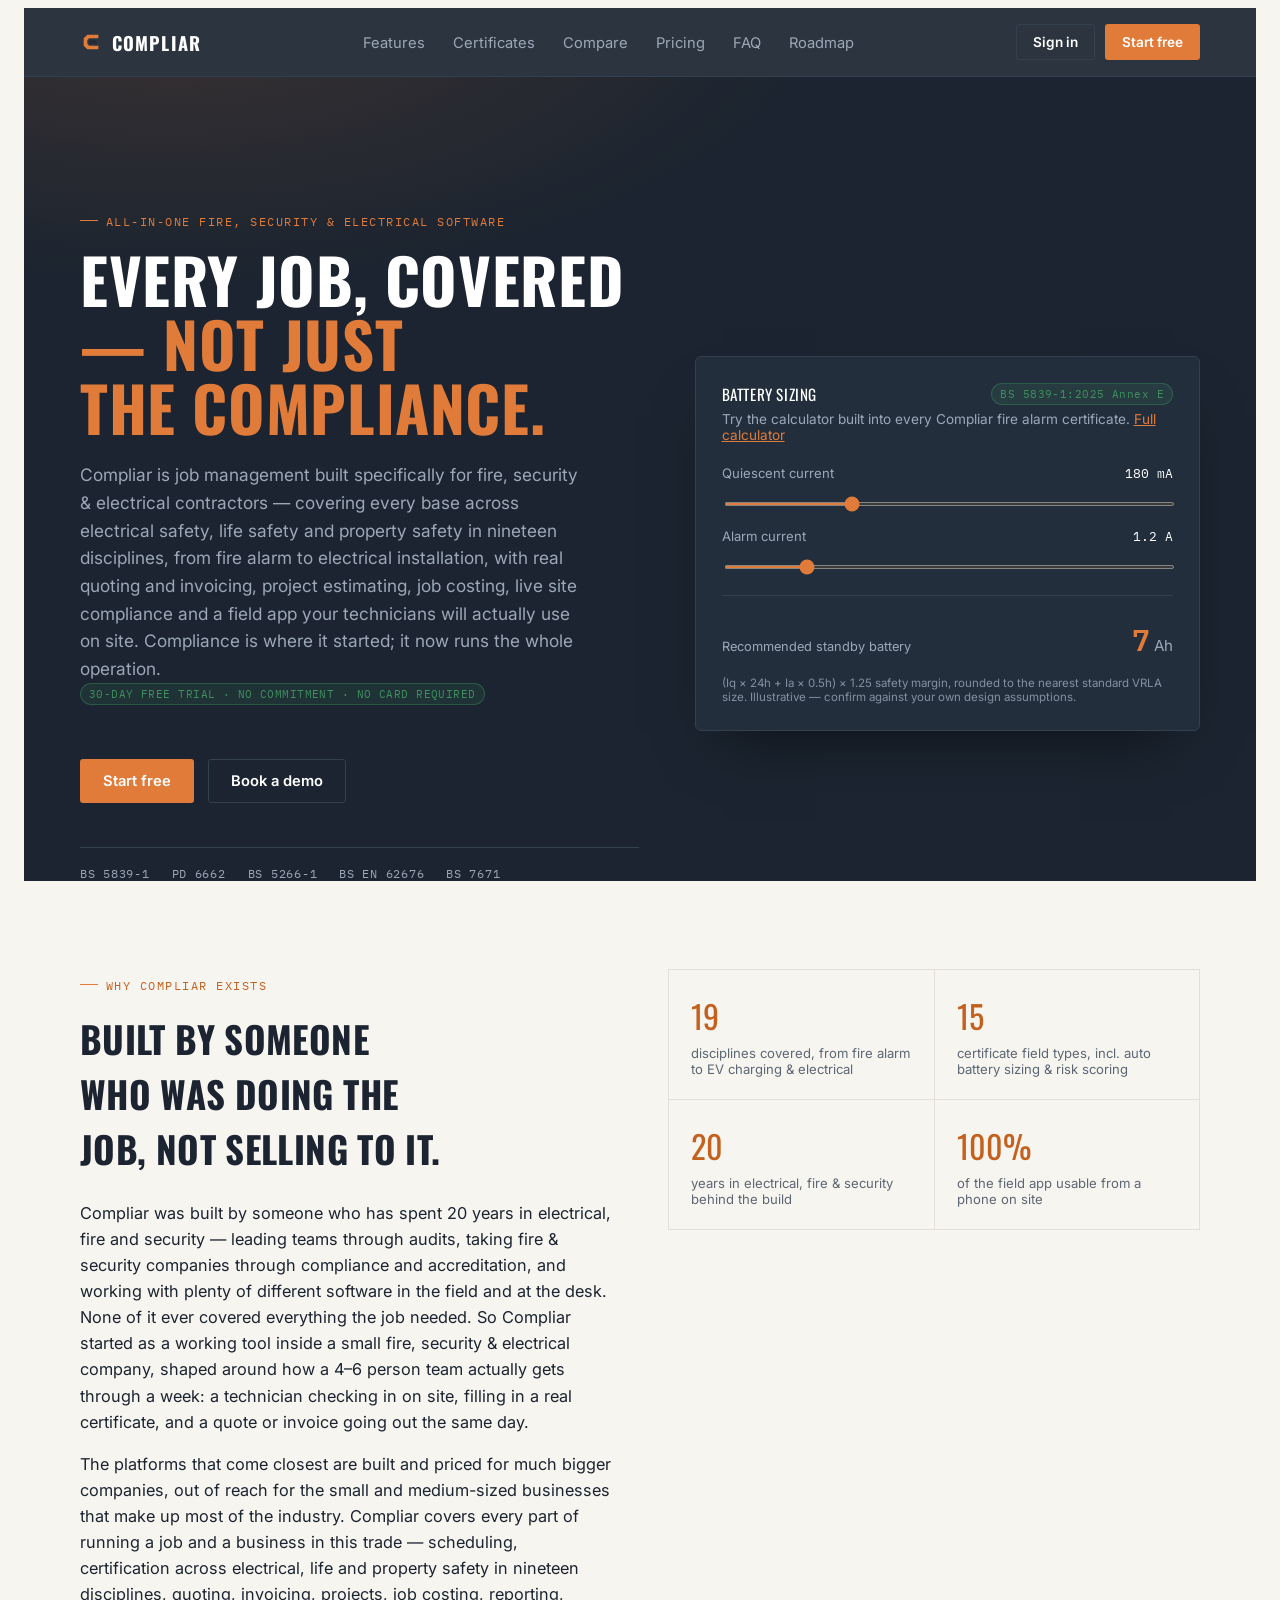
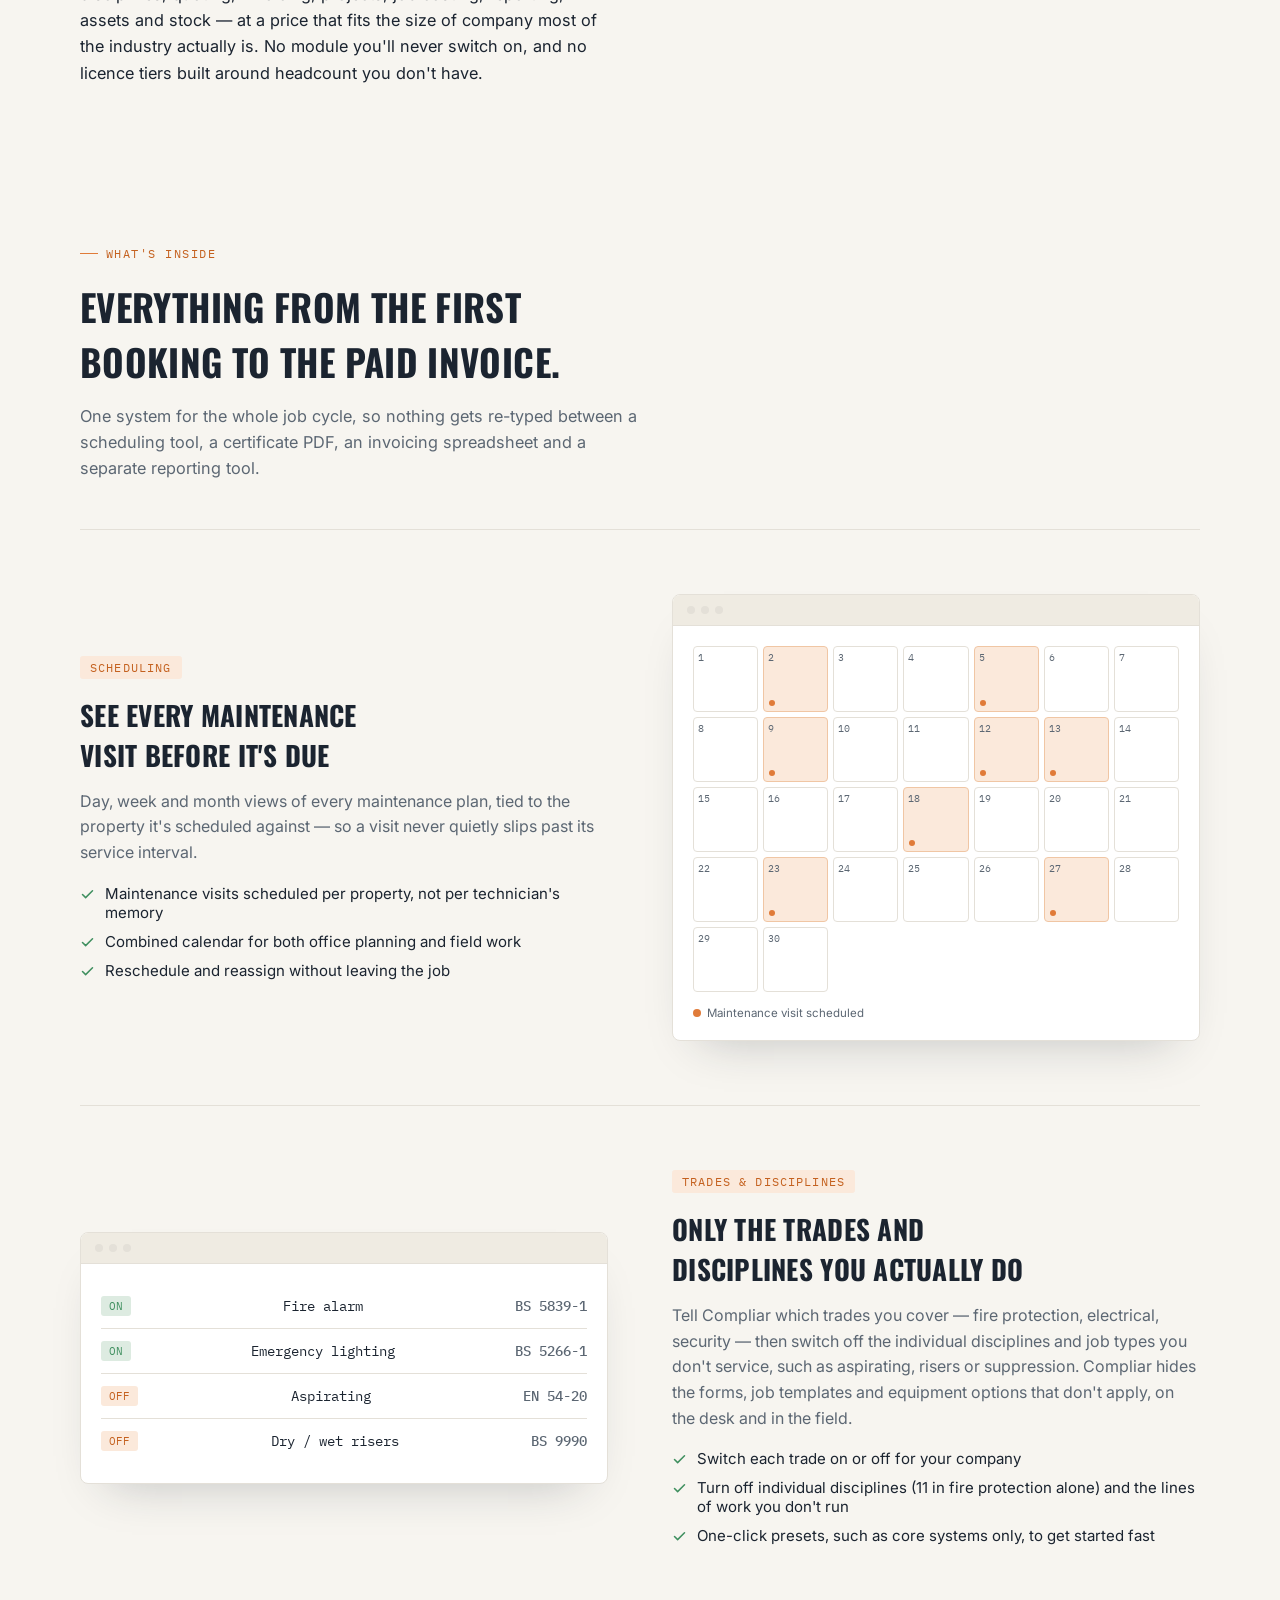
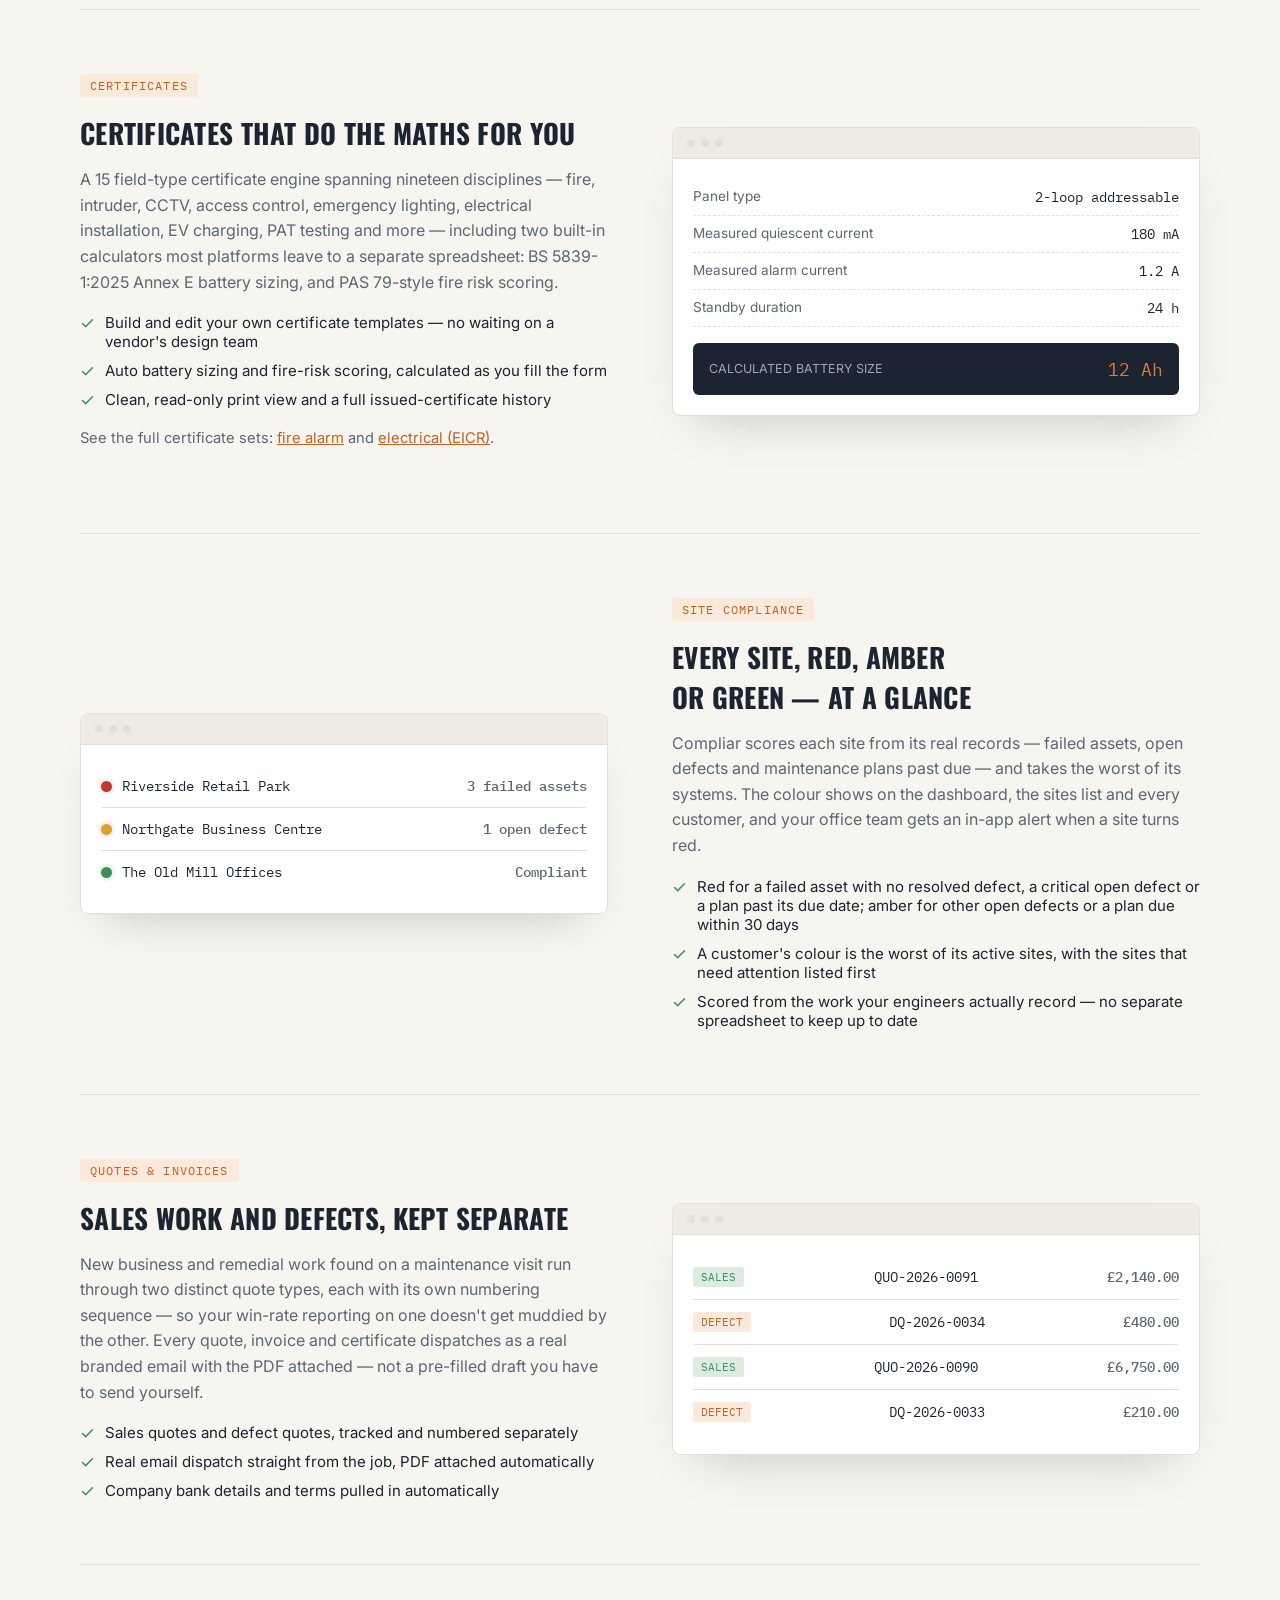
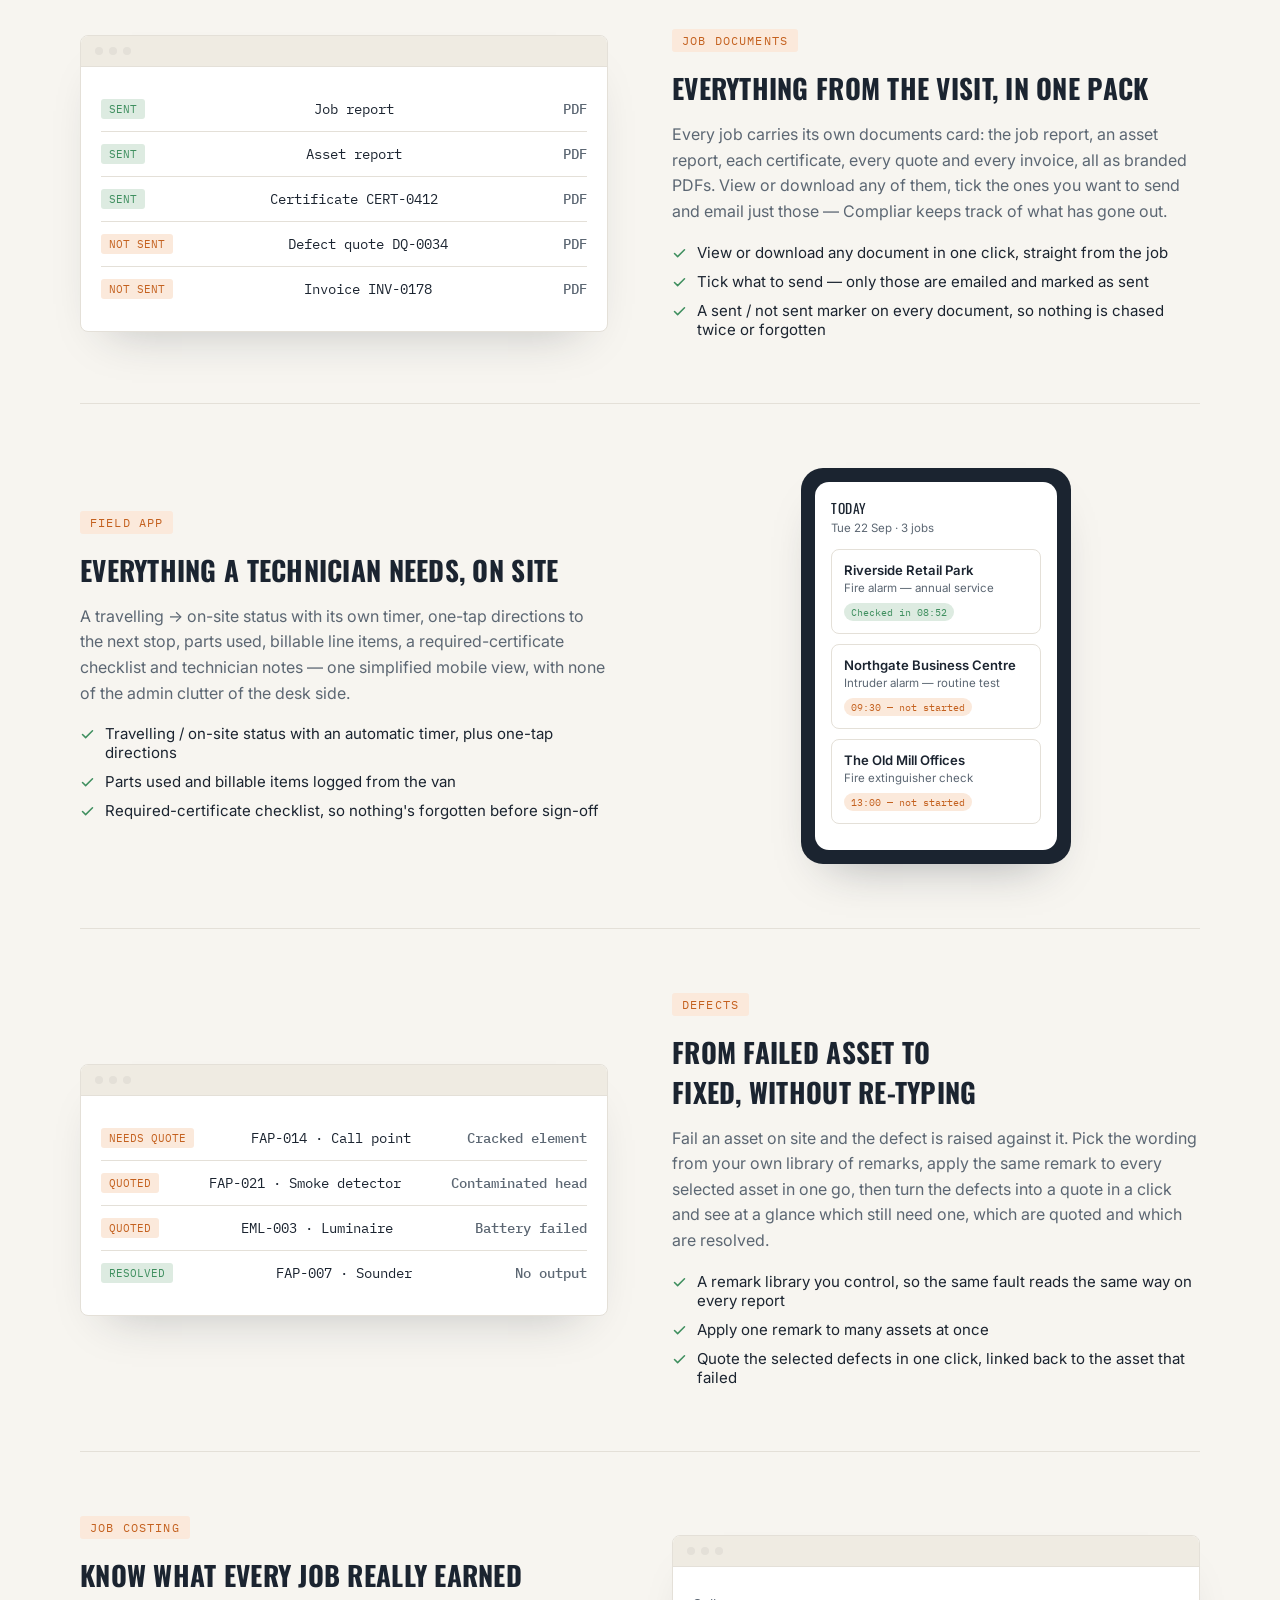
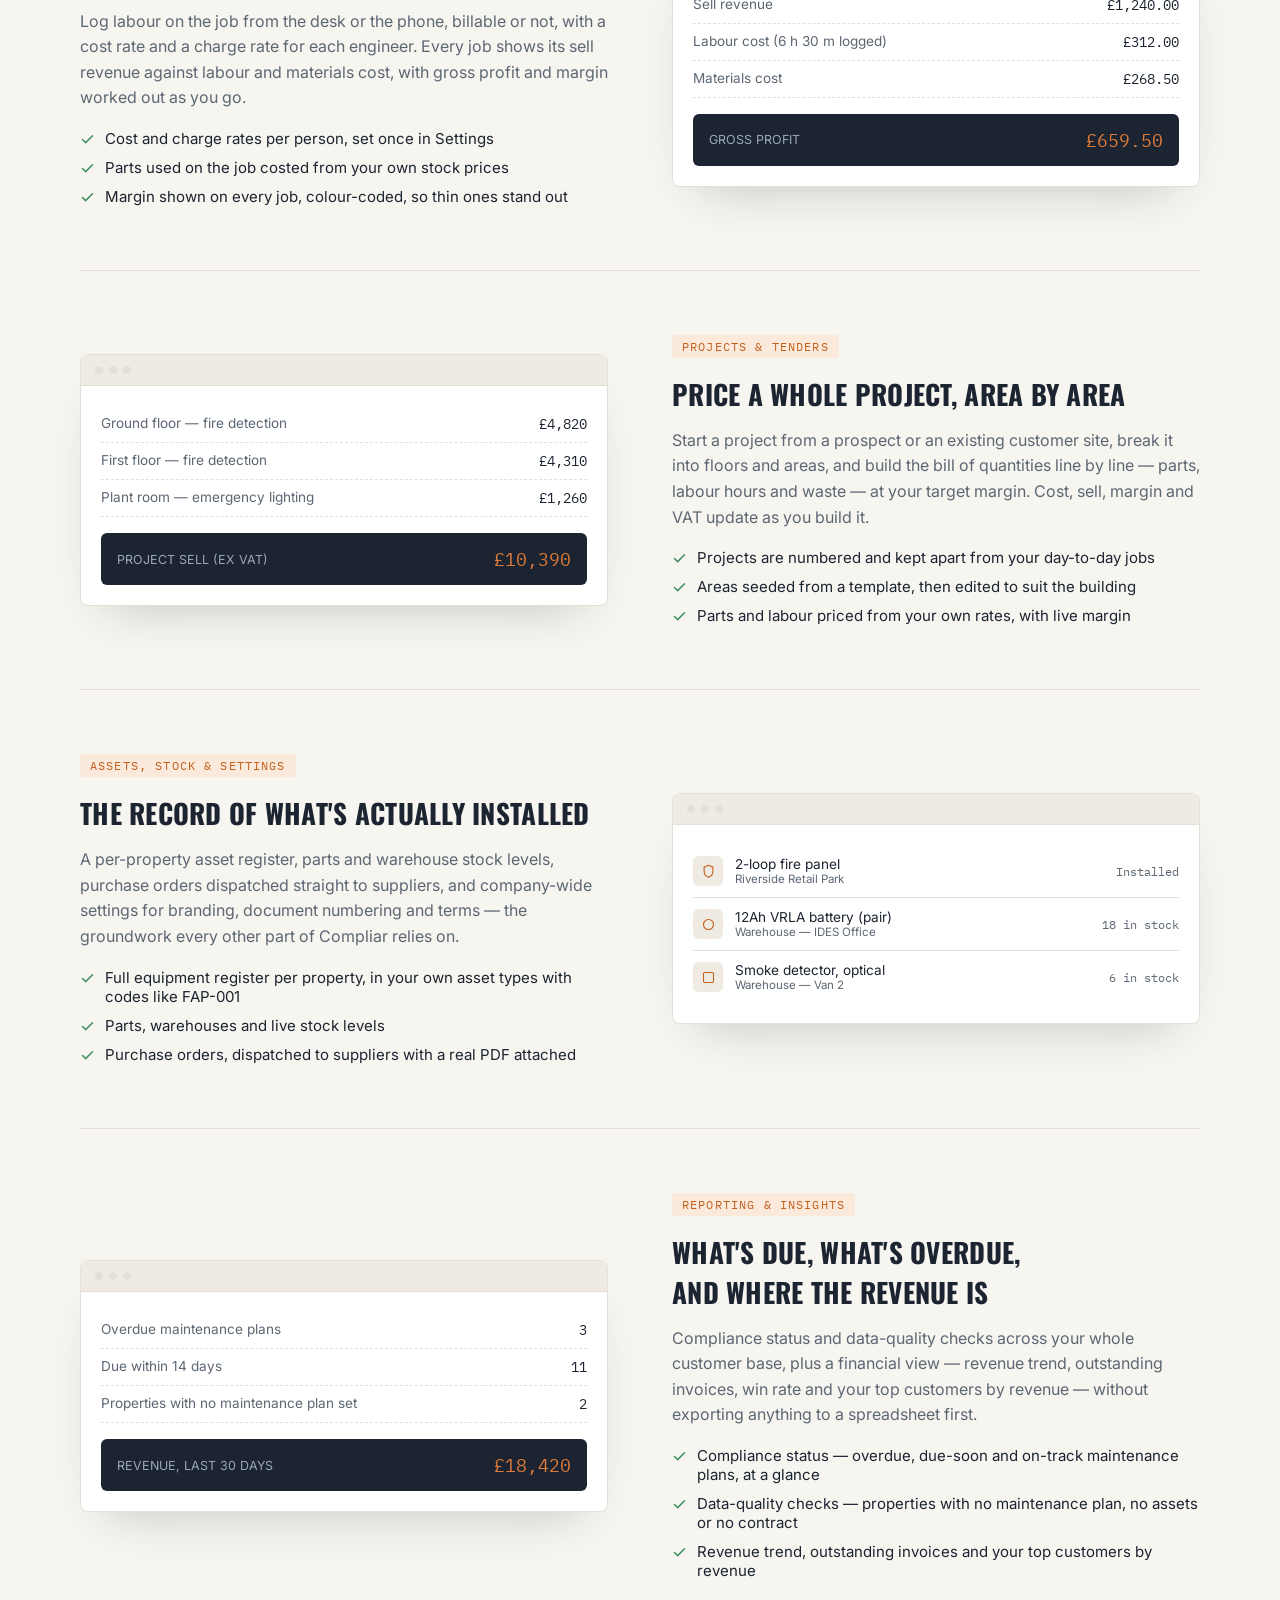
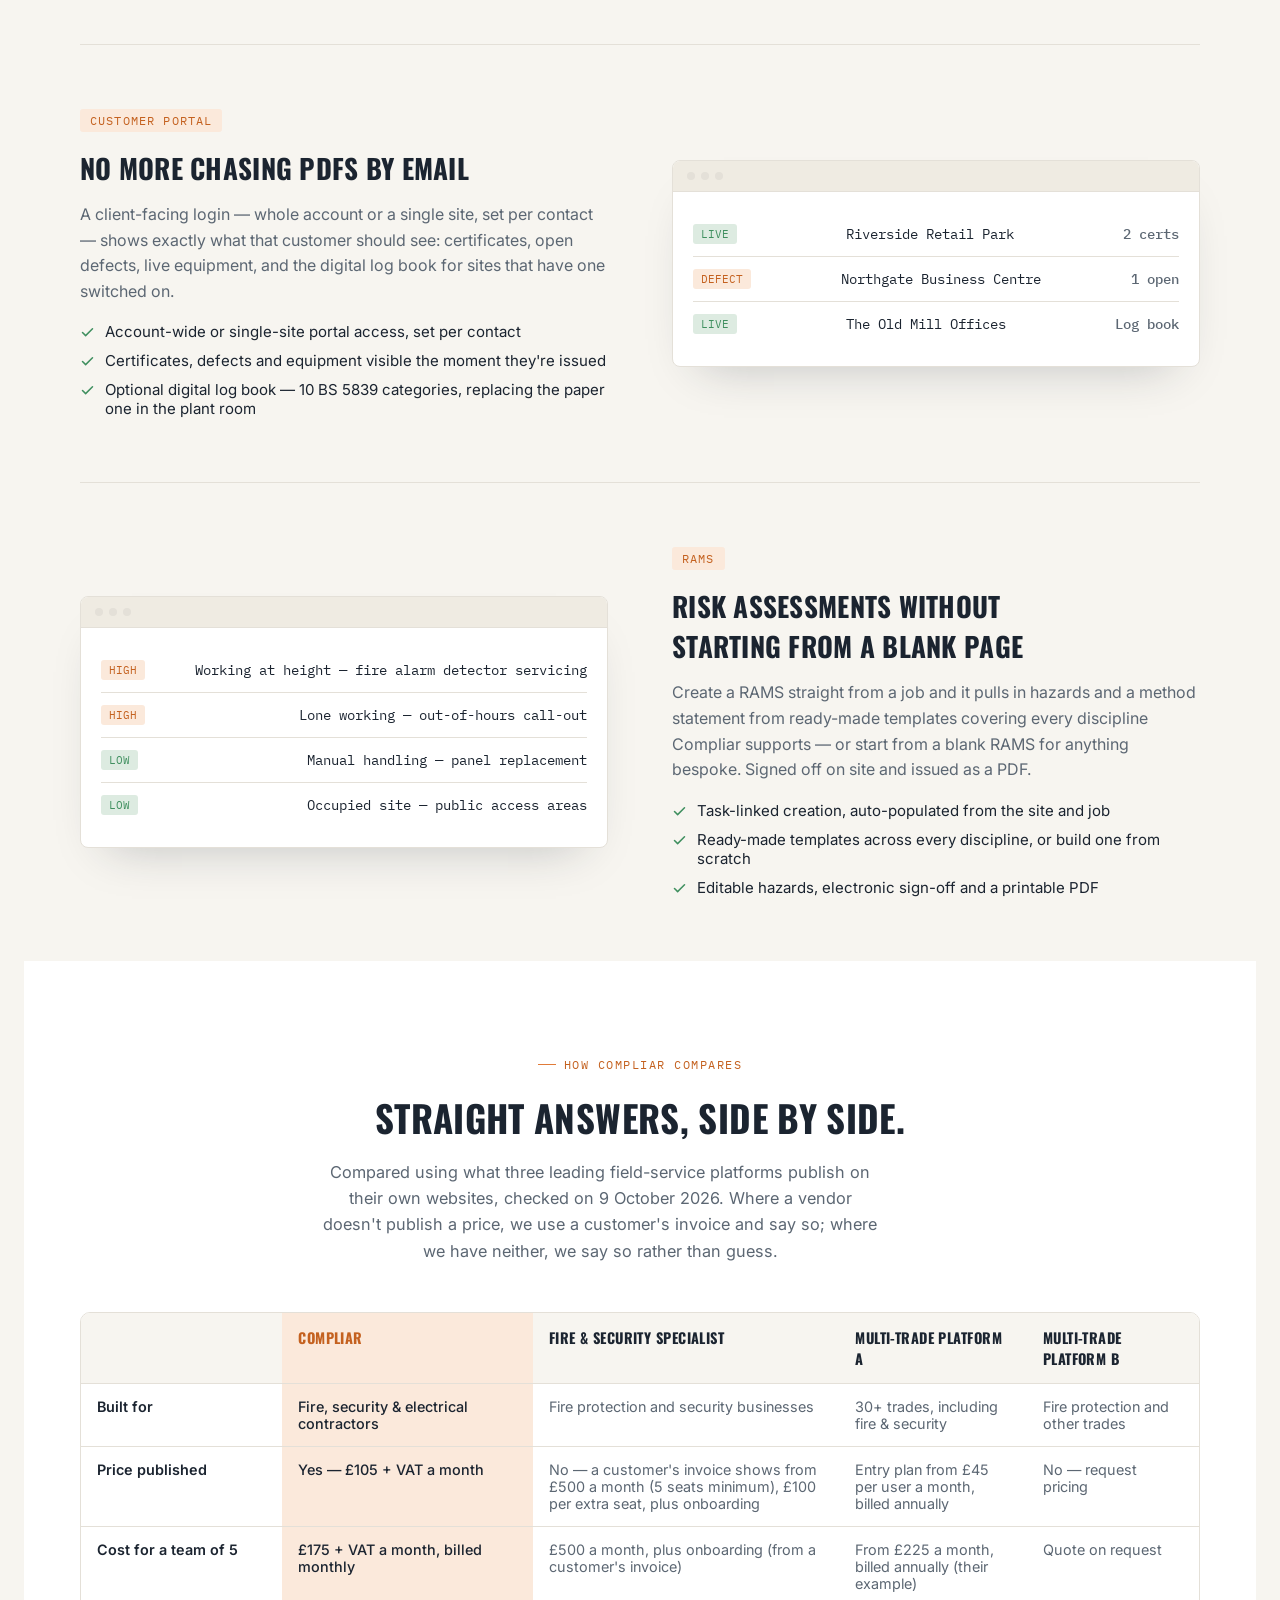
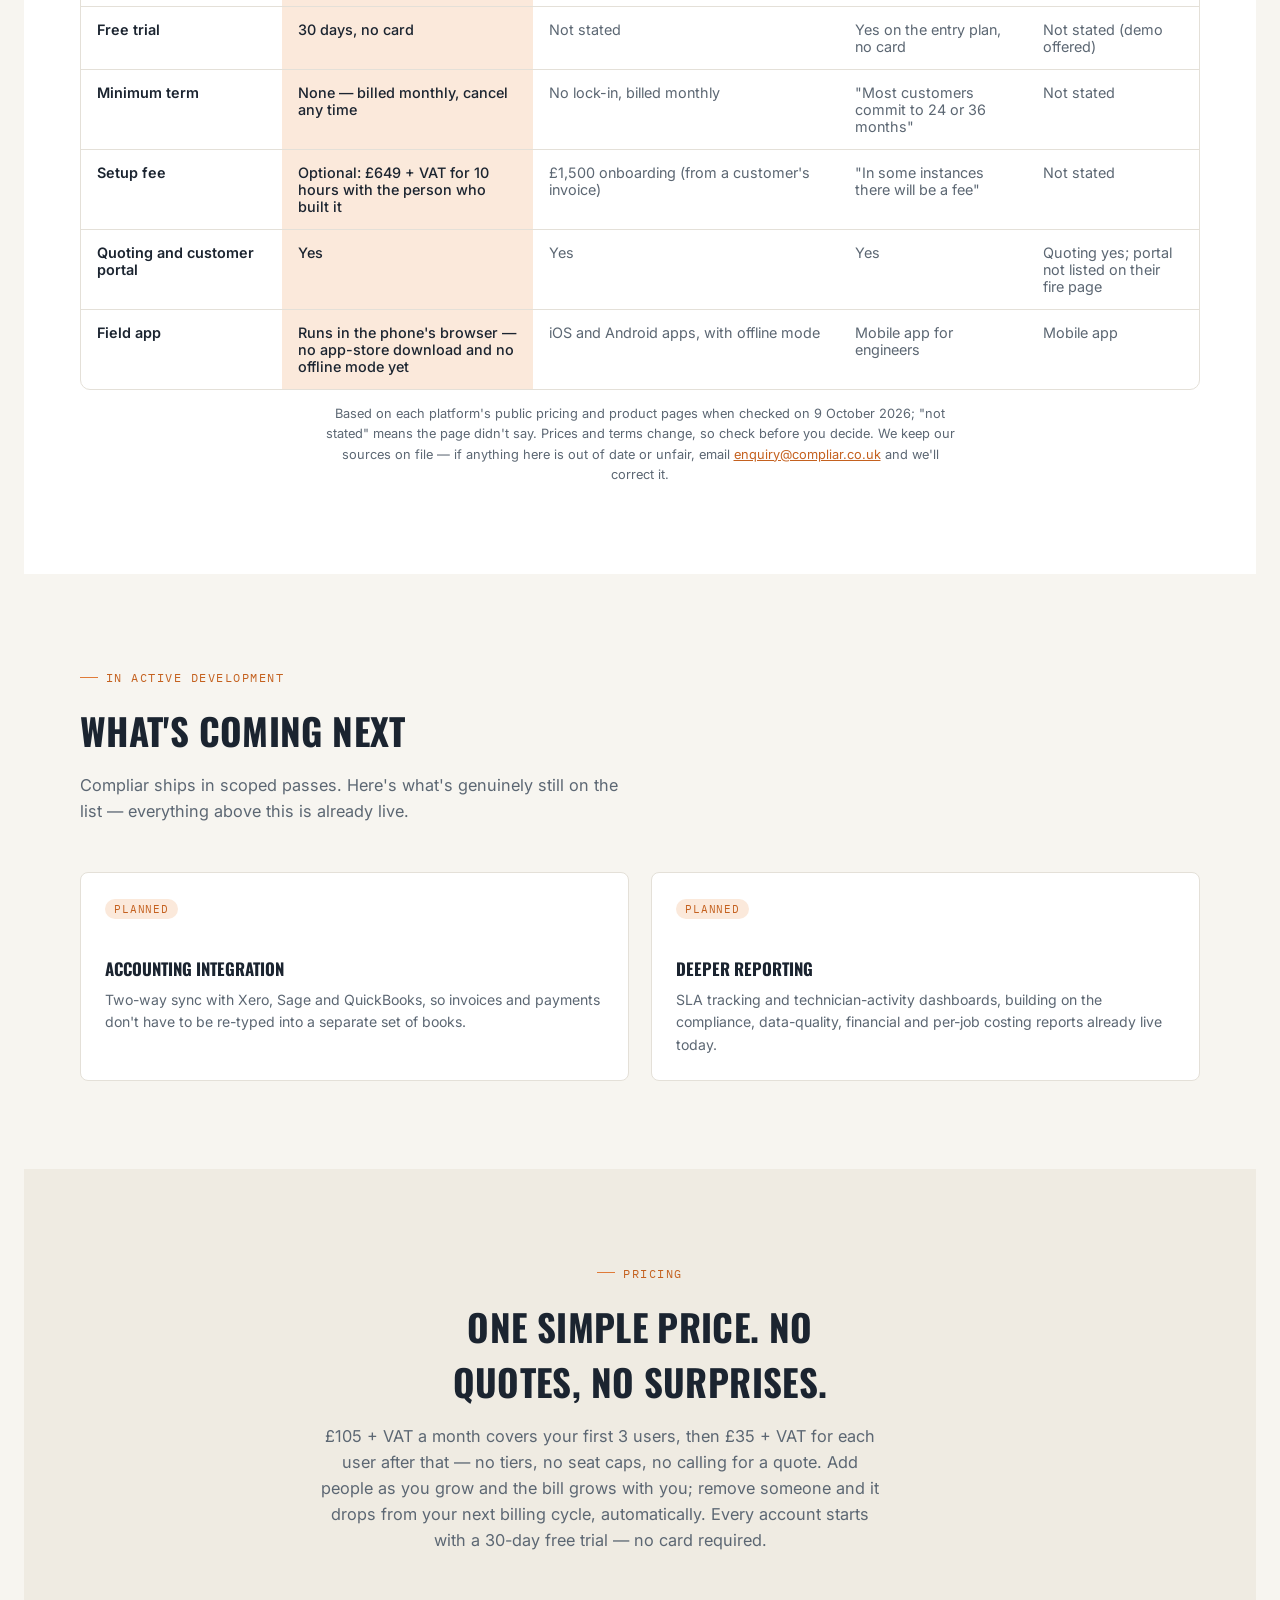
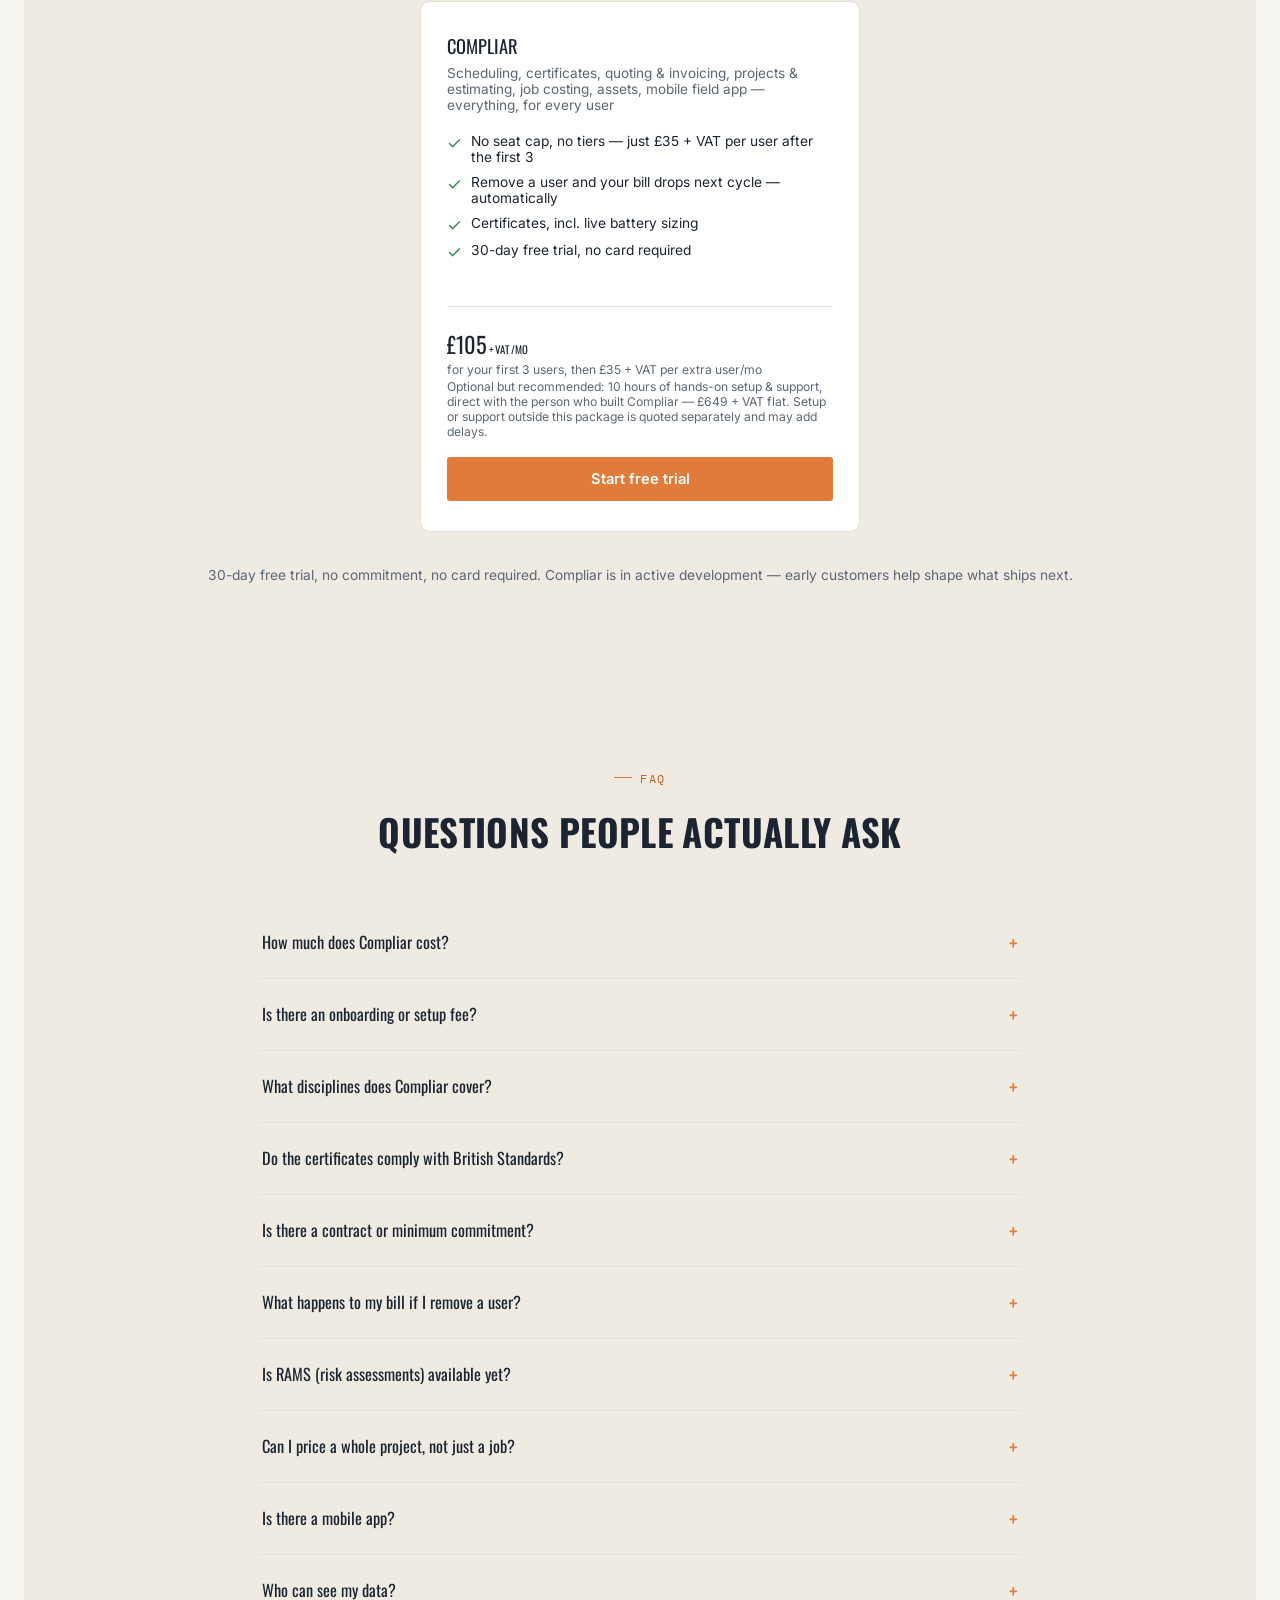
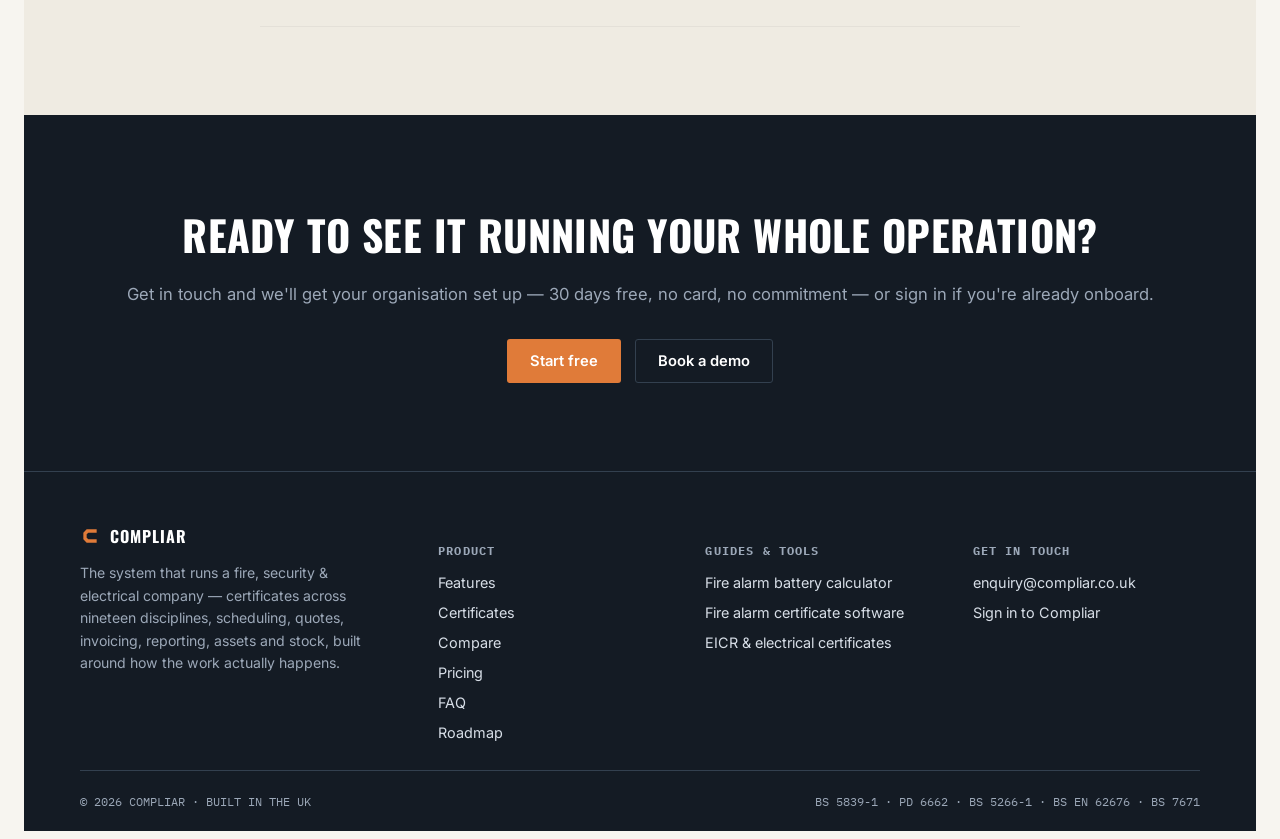
<file: index.html>
<!DOCTYPE html>
<html lang="en">
<meta charset="UTF-8">
<meta name="viewport" content="width=device-width, initial-scale=1">
<title>Compliar — Fire, Security &amp; Electrical Contractor Software</title>
<meta name="description" content="Scheduling, certificates in 19 disciplines, quotes, invoices, projects and job costing for UK fire, security and electrical contractors. £105 + VAT a month for 3 users. 30-day free trial.">
<link rel="canonical" href="https://compliar.co.uk/">
<meta name="theme-color" content="#1B2430">
<link rel="icon" href="data:image/svg+xml,%3Csvg xmlns='http://www.w3.org/2000/svg' viewBox='0 0 24 24'%3E%3Crect width='24' height='24' rx='5' fill='%231B2430'/%3E%3Cpath d='M20 4H8L4 8V16L8 20H20V16H10L8 14V10L10 8H20V4Z' fill='%23E07B39'/%3E%3C/svg%3E">
<meta property="og:type" content="website">
<meta property="og:site_name" content="Compliar">
<meta property="og:title" content="Compliar — Software for fire, security &amp; electrical contractors">
<meta property="og:description" content="Scheduling, certificates in 19 disciplines, quotes, invoices, projects and job costing for UK fire, security and electrical contractors. £105 + VAT a month for 3 users. 30-day free trial.">
<meta property="og:url" content="https://compliar.co.uk/">
<meta property="og:image" content="https://compliar.co.uk/og.png">
<meta property="og:image:width" content="1200">
<meta property="og:image:height" content="630">
<meta property="og:image:alt" content="Compliar — software for fire, security and electrical contractors">
<meta name="twitter:card" content="summary_large_image">
<meta name="twitter:image" content="https://compliar.co.uk/og.png">
<meta name="twitter:title" content="Compliar — Software for fire, security &amp; electrical contractors">
<meta name="twitter:description" content="Scheduling, certificates in 19 disciplines, quotes, invoices, projects and job costing for UK fire, security and electrical contractors. £105 + VAT a month for 3 users. 30-day free trial.">
<script type="application/ld+json">
{
  "@context": "https://schema.org",
  "@type": "SoftwareApplication",
  "name": "Compliar",
  "url": "https://compliar.co.uk/",
  "applicationCategory": "BusinessApplication",
  "operatingSystem": "Web browser",
  "description": "Job management, scheduling, certificates, quoting, invoicing, projects and job costing software for UK fire, security and electrical contractors.",
  "offers": {
    "@type": "Offer",
    "price": "105.00",
    "priceCurrency": "GBP",
    "description": "Per month plus VAT, including 3 users, then £35 plus VAT per extra user. 30-day free trial, no card required."
  }
}
</script>
<link rel="preconnect" href="https://fonts.googleapis.com">
<link rel="preconnect" href="https://fonts.gstatic.com" crossorigin>
<link href="https://fonts.googleapis.com/css2?family=Oswald:wght@500;700&family=Inter:wght@400;500;600;700&family=IBM+Plex+Mono:wght@400;500;600&display=swap" rel="stylesheet">
<style>
  :root{
    --navy:#1B2430;
    --navy-2:#232E3D;
    --navy-3:#141B24;
    --cream:#F7F5F0;
    --cream-2:#EFEBE2;
    --ink:#1B2430;
    --muted:#5C6773;
    --muted-on-navy:#9CA8B8;
    --line:#E4E0D8;
    --line-on-navy:#33404F;
    --orange:#E07B39;
    --orange-deep:#C4611F;
    --orange-tint:#FBE9DB;
    --good:#3F8F5F;
  }

  *{box-sizing:border-box;}
  body{
    background:var(--cream);
    color:var(--ink);
    font-family:'Inter',system-ui,-apple-system,"Segoe UI",sans-serif;
    padding-left:max(16px, env(safe-area-inset-left,0px));
    padding-right:max(16px, env(safe-area-inset-right,0px));
    -webkit-font-smoothing:antialiased;
  }
  h1,h2,h3,.display{
    font-family:'Oswald',system-ui,sans-serif;
    text-transform:uppercase;
    letter-spacing:0.01em;
    font-weight:700;
    text-wrap:balance;
    margin:0;
  }
  p{margin:0;line-height:1.6;}
  a{color:inherit;}
  .mono{font-family:'IBM Plex Mono',ui-monospace,monospace;font-variant-numeric:tabular-nums;}
  .wrap{max-width:1120px;margin:0 auto;}
  .band{padding-block:88px;}
  .band-tight{padding-block:56px;}
  @media (max-width:640px){
    .band{padding-block:56px;}
    .band-tight{padding-block:40px;}
  }

  /* ---------- nav ---------- */
  header.nav{
    position:sticky;
    top:env(safe-area-inset-top,0px);
    z-index:50;
    background:rgba(27,36,48,0.92);
    backdrop-filter:blur(8px);
    border-bottom:1px solid var(--line-on-navy);
  }
  .nav-inner{
    max-width:1120px;margin:0 auto;
    display:flex;align-items:center;justify-content:space-between;
    padding-block:16px;
    gap:16px;
  }
  .brand{
    display:flex;align-items:center;gap:10px;
    font-family:'Oswald',sans-serif;font-weight:700;
    font-size:1.15rem;letter-spacing:0.06em;
    color:#fff;text-decoration:none;
    text-transform:uppercase;
    white-space:nowrap;
  }
  .brand svg{flex:none;}
  .nav-links{
    display:flex;gap:28px;align-items:center;
    list-style:none;margin:0;padding:0;
  }
  .nav-links a{
    color:var(--muted-on-navy);text-decoration:none;font-size:0.92rem;
    transition:color .15s;
  }
  .nav-links a:hover{color:#fff;}
  .nav-cta{display:flex;gap:10px;align-items:center;}
  @media (max-width:760px){
    .nav-links{display:none;}
  }

  .btn{
    display:inline-flex;align-items:center;justify-content:center;gap:8px;
    padding:12px 22px;
    border-radius:3px;
    font-family:'Inter',sans-serif;font-weight:600;font-size:0.92rem;
    text-decoration:none;
    border:1px solid transparent;
    cursor:pointer;
    transition:transform .12s ease, background .15s, border-color .15s, color .15s;
    white-space:nowrap;
  }
  .btn:active{transform:translateY(1px);}
  .btn-primary{background:var(--orange);color:#fff;}
  .btn-primary:hover{background:var(--orange-deep);}
  .btn-ghost-on-navy{background:transparent;color:#fff;border-color:var(--line-on-navy);}
  .btn-ghost-on-navy:hover{border-color:#fff;}
  .btn-ghost-on-cream{background:transparent;color:var(--ink);border-color:var(--line);}
  .btn-ghost-on-cream:hover{border-color:var(--ink);}
  .btn-sm{padding:9px 16px;font-size:0.85rem;}

  /* ---------- hero ---------- */
  .hero{
    background:
      radial-gradient(1100px 480px at 12% -10%, rgba(224,123,57,0.16), transparent 60%),
      var(--navy);
    color:#fff;
    padding-top:72px;
    padding-bottom:0;
  }
  .hero-grid{
    display:grid;
    grid-template-columns:1.05fr 0.95fr;
    gap:56px;
    align-items:center;
    padding-block:56px 0;
  }
  @media (max-width:900px){
    .hero-grid{grid-template-columns:1fr;gap:40px;}
  }
  .eyebrow{
    display:inline-flex;align-items:center;gap:8px;
    color:var(--orange);
    font-family:'IBM Plex Mono',monospace;
    font-size:0.78rem;letter-spacing:0.12em;text-transform:uppercase;
    margin-bottom:18px;
  }
  .eyebrow::before{
    content:"";width:18px;height:1px;background:var(--orange);
  }
  .hero h1{
    font-size:clamp(2.4rem, 5.2vw, 3.9rem);
    line-height:1.03;
    color:#fff;
  }
  .hero h1 span{color:var(--orange);}
  .hero-sub{
    margin-top:22px;
    max-width:46ch;
    font-size:1.08rem;
    color:var(--muted-on-navy);
  }
  .hero-ctas{
    display:flex;gap:14px;margin-top:32px;flex-wrap:wrap;
  }
  .standards{
    margin-top:44px;
    display:flex;gap:22px;flex-wrap:wrap;
    font-family:'IBM Plex Mono',monospace;
    font-size:0.76rem;letter-spacing:0.06em;
    color:var(--muted-on-navy);
    border-top:1px solid var(--line-on-navy);
    padding-top:18px;
  }

  /* ---------- battery calc widget ---------- */
  .calc-card{
    background:var(--navy-2);
    border:1px solid var(--line-on-navy);
    border-radius:6px;
    padding:26px;
    box-shadow:0 30px 60px -30px rgba(0,0,0,0.6);
  }
  .calc-head{
    display:flex;align-items:center;justify-content:space-between;
    margin-bottom:6px;
  }
  .calc-title{
    font-family:'Oswald',sans-serif;text-transform:uppercase;
    font-size:0.95rem;letter-spacing:0.04em;color:#fff;
  }
  .calc-badge{
    font-family:'IBM Plex Mono',monospace;font-size:0.68rem;
    color:var(--good);background:rgba(63,143,95,0.15);
    border:1px solid rgba(63,143,95,0.4);
    padding:3px 8px;border-radius:20px;letter-spacing:0.04em;
  }
  .calc-desc{color:var(--muted-on-navy);font-size:0.85rem;margin-top:6px;margin-bottom:22px;}
  .calc-row{margin-bottom:18px;}
  .calc-row label{
    display:flex;justify-content:space-between;
    font-size:0.82rem;color:var(--muted-on-navy);margin-bottom:8px;
  }
  .calc-row label .val{color:#fff;font-family:'IBM Plex Mono',monospace;}
  .calc-row input[type=range]{
    width:100%;accent-color:var(--orange);height:4px;
  }
  .calc-result{
    margin-top:22px;padding-top:20px;border-top:1px solid var(--line-on-navy);
    display:flex;align-items:baseline;justify-content:space-between;
  }
  .calc-result .lbl{font-size:0.8rem;color:var(--muted-on-navy);}
  .calc-result .out{
    font-family:'IBM Plex Mono',monospace;font-size:1.9rem;color:var(--orange);font-weight:600;
  }
  .calc-result .unit{font-size:0.95rem;color:var(--muted-on-navy);margin-left:4px;}
  .calc-note{margin-top:14px;font-size:0.72rem;color:var(--muted-on-navy);opacity:0.8;}

  /* ---------- section headers ---------- */
  .section-head{max-width:640px;margin-bottom:48px;}
  .section-head .eyebrow{color:var(--orange-deep);}
  .section-head h2{font-size:clamp(1.7rem,3vw,2.3rem);color:var(--ink);}
  .section-head p{margin-top:14px;color:var(--muted);font-size:1.02rem;max-width:56ch;}
  .section-head.on-navy h2{color:#fff;}
  .section-head.on-navy p{color:var(--muted-on-navy);}
  .section-head.on-navy .eyebrow{color:var(--orange);}
  .center{text-align:center;margin-left:auto;margin-right:auto;}

  /* ---------- why band ---------- */
  .why{background:var(--cream);}
  .why-grid{display:grid;grid-template-columns:1fr 1fr;gap:56px;align-items:start;}
  @media (max-width:840px){.why-grid{grid-template-columns:1fr;}}
  .why-copy p + p{margin-top:16px;}
  .why-copy{color:var(--ink);font-size:1.02rem;}
  .why-stats{display:grid;grid-template-columns:1fr 1fr;gap:1px;background:var(--line);border:1px solid var(--line);}
  .why-stat{background:var(--cream);padding:22px;}
  .why-stat .n{font-family:'Oswald',sans-serif;font-size:2rem;color:var(--orange-deep);}
  .why-stat .l{font-size:0.82rem;color:var(--muted);margin-top:6px;}

  /* ---------- features ---------- */
  .feature-row{
    display:grid;grid-template-columns:1fr 1fr;gap:64px;align-items:center;
    padding-block:64px;
    border-top:1px solid var(--line);
  }
  .feature-row:first-of-type{border-top:none;}
  .feature-row.reverse .feat-copy{order:2;}
  .feature-row.reverse .feat-visual{order:1;}
  @media (max-width:860px){
    .feature-row, .feature-row.reverse{grid-template-columns:1fr;gap:32px;}
    .feature-row.reverse .feat-copy, .feature-row.reverse .feat-visual{order:initial;}
    .feature-row{padding-block:44px;}
  }
  .feat-tag{
    display:inline-block;font-family:'IBM Plex Mono',monospace;font-size:0.72rem;
    letter-spacing:0.1em;text-transform:uppercase;color:var(--orange-deep);
    background:var(--orange-tint);padding:4px 10px;border-radius:3px;margin-bottom:16px;
  }
  .feat-copy h3{font-size:clamp(1.35rem,2.4vw,1.7rem);color:var(--ink);margin-bottom:14px;}
  .feat-copy p{color:var(--muted);font-size:1rem;margin-bottom:18px;}
  .feat-list{list-style:none;margin:0;padding:0;display:flex;flex-direction:column;gap:10px;}
  .feat-list li{
    display:flex;gap:10px;align-items:flex-start;font-size:0.94rem;color:var(--ink);
  }
  .feat-list li svg{flex:none;margin-top:3px;color:var(--good);}

  /* generic mock frame */
  .mock{
    background:#fff;border:1px solid var(--line);border-radius:8px;
    overflow:hidden;box-shadow:0 24px 48px -28px rgba(27,36,48,0.28);
  }
  .mock-bar{
    display:flex;gap:6px;padding:11px 14px;border-bottom:1px solid var(--line);background:var(--cream-2);
  }
  .mock-bar span{width:8px;height:8px;border-radius:50%;background:var(--line);}
  .mock-body{padding:20px;}

  /* calendar mock */
  .cal-grid{display:grid;grid-template-columns:repeat(7,1fr);gap:5px;}
  .cal-cell{
    aspect-ratio:1;border:1px solid var(--line);border-radius:4px;
    font-family:'IBM Plex Mono',monospace;font-size:0.62rem;color:var(--muted);
    padding:4px;position:relative;background:#fff;
  }
  .cal-cell.has-job{background:var(--orange-tint);border-color:#F0C6A4;}
  .cal-cell .dot{
    width:6px;height:6px;border-radius:50%;background:var(--orange);
    position:absolute;bottom:5px;left:5px;
  }
  .cal-legend{display:flex;gap:16px;margin-top:14px;font-size:0.72rem;color:var(--muted);}
  .cal-legend span{display:inline-flex;align-items:center;gap:6px;}
  .cal-legend i{width:8px;height:8px;border-radius:50%;background:var(--orange);display:inline-block;}

  /* certificate mock */
  .cert-field{
    display:flex;justify-content:space-between;padding:9px 0;border-bottom:1px dashed var(--line);
    font-size:0.85rem;
  }
  .cert-field .k{color:var(--muted);}
  .cert-field .v{font-family:'IBM Plex Mono',monospace;color:var(--ink);}
  .cert-result-chip{
    margin-top:16px;background:var(--navy);color:#fff;border-radius:6px;
    padding:14px 16px;display:flex;justify-content:space-between;align-items:center;
  }
  .cert-result-chip .k{font-size:0.78rem;color:var(--muted-on-navy);}
  .cert-result-chip .v{font-family:'IBM Plex Mono',monospace;font-size:1.15rem;color:var(--orange);}

  /* quotes mock */
  .doc-row{
    display:flex;justify-content:space-between;align-items:center;
    padding:12px 0;border-bottom:1px solid var(--line);font-size:0.86rem;
  }
  .doc-row:last-child{border-bottom:none;}
  .doc-tag{
    font-family:'IBM Plex Mono',monospace;font-size:0.7rem;padding:3px 8px;border-radius:3px;
  }
  .doc-tag.sales{background:#DDEBE1;color:var(--good);}
  .doc-tag.defect{background:var(--orange-tint);color:var(--orange-deep);}
  .doc-num{font-family:'IBM Plex Mono',monospace;color:var(--muted);}
  .doc-amt{font-family:'IBM Plex Mono',monospace;font-weight:600;}

  /* phone mock */
  .phone{
    max-width:270px;margin:0 auto;
    background:var(--navy);border-radius:22px;padding:14px;
    box-shadow:0 24px 48px -28px rgba(27,36,48,0.4);
  }
  .phone-screen{background:#fff;border-radius:14px;padding:16px;}
  .phone-head{font-family:'Oswald',sans-serif;text-transform:uppercase;font-size:0.85rem;letter-spacing:0.04em;color:var(--ink);margin-bottom:3px;}
  .phone-sub{font-size:0.72rem;color:var(--muted);margin-bottom:14px;}
  .job-card{
    border:1px solid var(--line);border-radius:8px;padding:12px;margin-bottom:10px;
  }
  .job-card .t{font-size:0.82rem;font-weight:600;color:var(--ink);}
  .job-card .a{font-size:0.72rem;color:var(--muted);margin-top:3px;}
  .job-card .s{
    display:inline-block;margin-top:8px;font-family:'IBM Plex Mono',monospace;font-size:0.65rem;
    padding:2px 7px;border-radius:20px;
  }
  .s.pending{background:var(--orange-tint);color:var(--orange-deep);}
  .s.done{background:#DDEBE1;color:var(--good);}

  /* asset list mock */
  .asset-row{display:flex;align-items:center;gap:12px;padding:11px 0;border-bottom:1px solid var(--line);}
  .asset-row:last-child{border-bottom:none;}
  .asset-icon{
    width:30px;height:30px;border-radius:6px;background:var(--cream-2);
    display:flex;align-items:center;justify-content:center;color:var(--orange-deep);flex:none;
  }
  .asset-name{font-size:0.85rem;color:var(--ink);}
  .asset-meta{font-size:0.72rem;color:var(--muted);}
  .asset-stock{margin-left:auto;font-family:'IBM Plex Mono',monospace;font-size:0.78rem;color:var(--muted);}

  /* comparison table */
  .cmp-wrap{overflow-x:auto;border:1px solid var(--line);border-radius:10px;background:#fff;margin-top:8px;}
  .cmp{width:100%;border-collapse:collapse;min-width:760px;font-size:0.9rem;}
  .cmp th,.cmp td{padding:14px 16px;text-align:left;border-bottom:1px solid var(--line);vertical-align:top;}
  .cmp thead th{font-family:'Oswald',sans-serif;text-transform:uppercase;font-size:0.9rem;letter-spacing:0.03em;color:var(--ink);background:var(--cream);}
  .cmp tbody th{font-weight:600;color:var(--ink);width:18%;}
  .cmp .us{background:var(--orange-tint);}
  .cmp thead th.us{color:var(--orange-deep);}
  .cmp td{color:var(--muted);}
  .cmp td.us{color:var(--ink);font-weight:500;}
  .cmp tbody tr:last-child th,.cmp tbody tr:last-child td{border-bottom:none;}
  .cmp-note{font-size:0.8rem;color:var(--muted);margin-top:14px;max-width:80ch;margin-left:auto;margin-right:auto;text-align:center;}
  .cmp-note a{color:var(--orange-deep);}

  /* site compliance lights */
  .tl{display:inline-block;width:11px;height:11px;border-radius:50%;margin-right:10px;vertical-align:-1px;box-shadow:0 0 0 3px rgba(27,36,48,0.06);}
  .tl.red{background:#C0392B;}
  .tl.amber{background:#E0A030;}
  .tl.green{background:#3E8E5A;}
  .doc-num{color:var(--ink);}
  .doc-row .doc-amt{font-weight:500;color:var(--muted);}

  /* trust band */
  .trust{background:var(--navy);color:#fff;}
  .trust-grid{display:grid;grid-template-columns:repeat(3,1fr);gap:1px;background:var(--line-on-navy);border:1px solid var(--line-on-navy);margin-top:8px;}
  .trust-card{background:var(--navy);padding:28px 26px;}
  .trust-card svg{color:var(--orange);margin-bottom:14px;}
  .trust-card h4{font-family:'Oswald',sans-serif;text-transform:uppercase;font-size:1rem;color:#fff;margin-bottom:8px;letter-spacing:0.02em;}
  .trust-card p{font-size:0.88rem;color:var(--muted-on-navy);}
  @media (max-width:760px){.trust-grid{grid-template-columns:1fr;}}

  /* roadmap */
  .roadmap-grid{display:grid;grid-template-columns:repeat(2,1fr);gap:22px;}
  @media (max-width:820px){.roadmap-grid{grid-template-columns:1fr;}}
  .roadmap-card{
    border:1px solid var(--line);border-radius:8px;padding:24px;background:#fff;
  }
  .roadmap-badge{
    font-family:'IBM Plex Mono',monospace;font-size:0.68rem;letter-spacing:0.08em;
    text-transform:uppercase;color:var(--orange-deep);background:var(--orange-tint);
    padding:3px 9px;border-radius:20px;display:inline-block;margin-bottom:14px;
  }
  .roadmap-card h4{font-family:'Oswald',sans-serif;text-transform:uppercase;font-size:1.05rem;color:var(--ink);margin-bottom:8px;}
  .roadmap-card p{font-size:0.88rem;color:var(--muted);}

  /* pricing */
  .price-grid{display:grid;grid-template-columns:repeat(3,1fr);gap:22px;align-items:stretch;}
  @media (max-width:900px){.price-grid{grid-template-columns:1fr;}}
  .price-card{
    border:1px solid var(--line);border-radius:10px;padding:30px 26px;background:#fff;
    display:flex;flex-direction:column;
  }
  .price-card.featured{
    border-color:var(--orange);
    box-shadow:0 24px 48px -28px rgba(224,123,57,0.35);
    position:relative;
  }
  .price-card.featured::before{
    content:"MOST POPULAR";
    position:absolute;top:-11px;left:26px;
    background:var(--orange);color:#fff;font-family:'IBM Plex Mono',monospace;
    font-size:0.64rem;letter-spacing:0.08em;padding:3px 10px;border-radius:20px;
  }
  .price-name{font-family:'Oswald',sans-serif;text-transform:uppercase;font-size:1.15rem;color:var(--ink);}
  .price-for{font-size:0.85rem;color:var(--muted);margin-top:6px;min-height:38px;}
  .price-cta-line{
    font-family:'Oswald',sans-serif;text-transform:uppercase;font-size:1.4rem;color:var(--ink);
    margin-top:20px;padding-top:20px;border-top:1px solid var(--line);
  }
  .price-cta-sub{font-size:0.76rem;color:var(--muted);margin-top:2px;}
  .price-list{list-style:none;margin:20px 0 26px;padding:0;display:flex;flex-direction:column;gap:9px;flex:1;}
  .price-list li{display:flex;gap:9px;font-size:0.86rem;color:var(--ink);align-items:flex-start;}
  .price-list li svg{flex:none;margin-top:3px;color:var(--good);}
  .price-note{
    text-align:center;color:var(--muted);font-size:0.86rem;margin-top:32px;
  }

  /* faq */
  .faq{background:var(--cream-2);}
  .faq-list{max-width:760px;margin:0 auto;}
  .faq-item{border-bottom:1px solid var(--line);}
  .faq-item summary{
    cursor:pointer;padding:20px 2px;list-style:none;
    display:flex;justify-content:space-between;align-items:center;gap:16px;
    font-family:'Oswald',sans-serif;font-size:1.02rem;color:var(--ink);
  }
  .faq-item summary::-webkit-details-marker{display:none;}
  .faq-item summary::after{content:'+';font-size:1.3rem;color:var(--orange);flex-shrink:0;}
  .faq-item[open] summary::after{content:'\2212';}
  .faq-item p{padding:0 2px 20px;color:var(--muted);font-size:0.94rem;max-width:64ch;}

  /* final cta */
  .final-cta{
    background:var(--navy-3);color:#fff;text-align:center;
  }
  .final-cta h2{color:#fff;font-size:clamp(1.8rem,4vw,2.6rem);}
  .final-cta p{color:var(--muted-on-navy);margin-top:16px;font-size:1.04rem;}
  .final-ctas{display:flex;gap:14px;justify-content:center;margin-top:32px;flex-wrap:wrap;}

  /* footer */
  footer{background:var(--navy-3);border-top:1px solid var(--line-on-navy);color:var(--muted-on-navy);}
  .foot-grid{display:grid;grid-template-columns:1.4fr 1fr 1fr 1fr;gap:40px;padding-block:52px 28px;}
  @media (max-width:900px){.foot-grid{grid-template-columns:1fr 1fr;}}
  @media (max-width:560px){.foot-grid{grid-template-columns:1fr;gap:32px;}}
  .foot-brand{display:flex;align-items:center;gap:10px;color:#fff;font-family:'Oswald',sans-serif;font-weight:700;letter-spacing:0.06em;text-transform:uppercase;margin-bottom:14px;}
  .foot-col h5{font-family:'IBM Plex Mono',monospace;font-size:0.72rem;letter-spacing:0.1em;text-transform:uppercase;color:var(--muted-on-navy);margin-bottom:14px;}
  .foot-col ul{list-style:none;margin:0;padding:0;display:flex;flex-direction:column;gap:10px;}
  .foot-col a{color:#D7DEE7;text-decoration:none;font-size:0.9rem;}
  .foot-col a:hover{color:#fff;}
  .foot-bottom{
    border-top:1px solid var(--line-on-navy);padding-block:22px;
    display:flex;justify-content:space-between;flex-wrap:wrap;gap:12px;
    font-size:0.78rem;font-family:'IBM Plex Mono',monospace;
  }
</style>

<header class="nav">
  <div class="wrap nav-inner">
    <a class="brand" href="#top">
      <svg width="22" height="22" viewBox="0 0 24 24" fill="none" xmlns="http://www.w3.org/2000/svg" aria-hidden="true">
        <path d="M20 4H8L4 8V16L8 20H20V16H10L8 14V10L10 8H20V4Z" fill="#E07B39"/>
        <path d="M11 10H18V14H11L10 13V11L11 10Z" fill="#1B2430" opacity="0.55"/>
      </svg>
      Compliar
    </a>
    <ul class="nav-links">
      <li><a href="#features">Features</a></li>
      <li><a href="#certificates">Certificates</a></li>
      <li><a href="#compare">Compare</a></li>
      <li><a href="#pricing">Pricing</a></li>
      <li><a href="#faq">FAQ</a></li>
      <li><a href="#roadmap">Roadmap</a></li>
    </ul>
    <div class="nav-cta">
      <a class="btn btn-ghost-on-navy btn-sm" href="https://app.compliar.co.uk" target="_blank" rel="noopener">Sign in</a>
      <a class="btn btn-primary btn-sm" href="https://app.compliar.co.uk" target="_blank" rel="noopener">Start free</a>
    </div>
  </div>
</header>

<main id="top">

  <!-- HERO -->
  <section class="hero">
    <div class="wrap hero-grid">
      <div>
        <div class="eyebrow">All-in-one fire, security &amp; electrical software</div>
        <h1>Every job, covered <span>— not just the compliance.</span></h1>
        <p class="hero-sub">Compliar is job management built specifically for fire, security &amp; electrical contractors — covering every base across electrical safety, life safety and property safety in nineteen disciplines, from fire alarm to electrical installation, with real quoting and invoicing, project estimating, job costing, live site compliance and a field app your technicians will actually use on site. Compliance is where it started; it now runs the whole operation.</p>
        <div class="calc-badge" style="display:inline-flex;margin-bottom:22px;">30-DAY FREE TRIAL · NO COMMITMENT · NO CARD REQUIRED</div>
        <div class="hero-ctas">
          <a class="btn btn-primary" href="https://app.compliar.co.uk" target="_blank" rel="noopener">Start free</a>
          <a class="btn btn-ghost-on-navy" href="mailto:enquiry@compliar.co.uk?subject=Compliar%20demo%20request">Book a demo</a>
        </div>
        <div class="standards">
          <span>BS 5839-1</span><span>PD 6662</span><span>BS 5266-1</span><span>BS EN 62676</span><span>BS 7671</span>
        </div>
      </div>

      <div class="calc-card">
        <div class="calc-head">
          <div class="calc-title">Battery sizing</div>
          <div class="calc-badge">BS 5839-1:2025 Annex E</div>
        </div>
        <div class="calc-desc">Try the calculator built into every Compliar fire alarm certificate. <a href="/fire-alarm-battery-calculator/" style="color:var(--orange);">Full calculator</a></div>

        <div class="calc-row">
          <label>Quiescent current <span class="val"><span id="iqVal">180</span> mA</span></label>
          <input type="range" id="iq" min="20" max="600" step="5" value="180" oninput="calcBattery()">
        </div>
        <div class="calc-row">
          <label>Alarm current <span class="val"><span id="iaVal">1.2</span> A</span></label>
          <input type="range" id="ia" min="0.2" max="6" step="0.1" value="1.2" oninput="calcBattery()">
        </div>

        <div class="calc-result">
          <div class="lbl">Recommended standby battery</div>
          <div><span class="out" id="sizeOut">12</span><span class="unit">Ah</span></div>
        </div>
        <div class="calc-note">(Iq × 24h + Ia × 0.5h) × 1.25 safety margin, rounded to the nearest standard VRLA size. Illustrative — confirm against your own design assumptions.</div>
      </div>
    </div>
  </section>

  <!-- WHY -->
  <section class="why band">
    <div class="wrap why-grid">
      <div>
        <div class="section-head" style="margin-bottom:24px;">
          <div class="eyebrow">Why Compliar exists</div>
          <h2>Built by someone who was doing the job, not selling to it.</h2>
        </div>
        <div class="why-copy">
          <p>Compliar was built by someone who has spent 20 years in electrical, fire and security — leading teams through audits, taking fire &amp; security companies through compliance and accreditation, and working with plenty of different software in the field and at the desk. None of it ever covered everything the job needed. So Compliar started as a working tool inside a small fire, security &amp; electrical company, shaped around how a 4–6 person team actually gets through a week: a technician checking in on site, filling in a real certificate, and a quote or invoice going out the same day.</p>
          <p>The platforms that come closest are built and priced for much bigger companies, out of reach for the small and medium-sized businesses that make up most of the industry. Compliar covers every part of running a job and a business in this trade — scheduling, certification across electrical, life and property safety in nineteen disciplines, quoting, invoicing, projects, job costing, reporting, assets and stock — at a price that fits the size of company most of the industry actually is. No module you'll never switch on, and no licence tiers built around headcount you don't have.</p>
        </div>
      </div>
      <div class="why-stats">
        <div class="why-stat"><div class="n">19</div><div class="l">disciplines covered, from fire alarm to EV charging &amp; electrical</div></div>
        <div class="why-stat"><div class="n">15</div><div class="l">certificate field types, incl. auto battery sizing &amp; risk scoring</div></div>
        <div class="why-stat"><div class="n">20</div><div class="l">years in electrical, fire &amp; security behind the build</div></div>
        <div class="why-stat"><div class="n">100%</div><div class="l">of the field app usable from a phone on site</div></div>
      </div>
    </div>
  </section>

  <!-- FEATURES -->
  <section id="features" style="background:var(--cream);">
    <div class="wrap">

      <div class="section-head" style="padding-top:64px;">
        <div class="eyebrow">What's inside</div>
        <h2>Everything from the first booking to the paid invoice.</h2>
        <p>One system for the whole job cycle, so nothing gets re-typed between a scheduling tool, a certificate PDF, an invoicing spreadsheet and a separate reporting tool.</p>
      </div>

      <!-- Calendar -->
      <div class="feature-row">
        <div class="feat-copy">
          <span class="feat-tag">Scheduling</span>
          <h3>See every maintenance visit before it's due</h3>
          <p>Day, week and month views of every maintenance plan, tied to the property it's scheduled against — so a visit never quietly slips past its service interval.</p>
          <ul class="feat-list">
            <li><svg width="15" height="15" viewBox="0 0 24 24" fill="none"><path d="M4 12l5 5L20 6" stroke="currentColor" stroke-width="2.4" stroke-linecap="round" stroke-linejoin="round"/></svg>Maintenance visits scheduled per property, not per technician's memory</li>
            <li><svg width="15" height="15" viewBox="0 0 24 24" fill="none"><path d="M4 12l5 5L20 6" stroke="currentColor" stroke-width="2.4" stroke-linecap="round" stroke-linejoin="round"/></svg>Combined calendar for both office planning and field work</li>
            <li><svg width="15" height="15" viewBox="0 0 24 24" fill="none"><path d="M4 12l5 5L20 6" stroke="currentColor" stroke-width="2.4" stroke-linecap="round" stroke-linejoin="round"/></svg>Reschedule and reassign without leaving the job</li>
          </ul>
        </div>
        <div class="feat-visual">
          <div class="mock">
            <div class="mock-bar"><span></span><span></span><span></span></div>
            <div class="mock-body">
              <div class="cal-grid" id="calGrid"></div>
              <div class="cal-legend"><span><i></i> Maintenance visit scheduled</span></div>
            </div>
          </div>
        </div>
      </div>

      <!-- Trades & disciplines -->
      <div class="feature-row reverse">
        <div class="feat-copy">
          <span class="feat-tag">Trades &amp; disciplines</span>
          <h3>Only the trades and disciplines you actually do</h3>
          <p>Tell Compliar which trades you cover — fire protection, electrical, security — then switch off the individual disciplines and job types you don't service, such as aspirating, risers or suppression. Compliar hides the forms, job templates and equipment options that don't apply, on the desk and in the field.</p>
          <ul class="feat-list">
            <li><svg width="15" height="15" viewBox="0 0 24 24" fill="none"><path d="M4 12l5 5L20 6" stroke="currentColor" stroke-width="2.4" stroke-linecap="round" stroke-linejoin="round"/></svg>Switch each trade on or off for your company</li>
            <li><svg width="15" height="15" viewBox="0 0 24 24" fill="none"><path d="M4 12l5 5L20 6" stroke="currentColor" stroke-width="2.4" stroke-linecap="round" stroke-linejoin="round"/></svg>Turn off individual disciplines (11 in fire protection alone) and the lines of work you don't run</li>
            <li><svg width="15" height="15" viewBox="0 0 24 24" fill="none"><path d="M4 12l5 5L20 6" stroke="currentColor" stroke-width="2.4" stroke-linecap="round" stroke-linejoin="round"/></svg>One-click presets, such as core systems only, to get started fast</li>
          </ul>
        </div>
        <div class="feat-visual">
          <div class="mock">
            <div class="mock-bar"><span></span><span></span><span></span></div>
            <div class="mock-body">
              <div class="doc-row"><span class="doc-tag sales">ON</span><span class="doc-num">Fire alarm</span><span class="doc-amt">BS 5839-1</span></div>
              <div class="doc-row"><span class="doc-tag sales">ON</span><span class="doc-num">Emergency lighting</span><span class="doc-amt">BS 5266-1</span></div>
              <div class="doc-row"><span class="doc-tag defect">OFF</span><span class="doc-num">Aspirating</span><span class="doc-amt">EN 54-20</span></div>
              <div class="doc-row"><span class="doc-tag defect">OFF</span><span class="doc-num">Dry / wet risers</span><span class="doc-amt">BS 9990</span></div>
            </div>
          </div>
        </div>
      </div>

      <!-- Certificates -->
      <div class="feature-row" id="certificates">
        <div class="feat-copy">
          <span class="feat-tag">Certificates</span>
          <h3>Certificates that do the maths for you</h3>
          <p>A 15 field-type certificate engine spanning nineteen disciplines — fire, intruder, CCTV, access control, emergency lighting, electrical installation, EV charging, PAT testing and more — including two built-in calculators most platforms leave to a separate spreadsheet: BS 5839-1:2025 Annex E battery sizing, and PAS 79-style fire risk scoring.</p>
          <ul class="feat-list">
            <li><svg width="15" height="15" viewBox="0 0 24 24" fill="none"><path d="M4 12l5 5L20 6" stroke="currentColor" stroke-width="2.4" stroke-linecap="round" stroke-linejoin="round"/></svg>Build and edit your own certificate templates — no waiting on a vendor's design team</li>
            <li><svg width="15" height="15" viewBox="0 0 24 24" fill="none"><path d="M4 12l5 5L20 6" stroke="currentColor" stroke-width="2.4" stroke-linecap="round" stroke-linejoin="round"/></svg>Auto battery sizing and fire-risk scoring, calculated as you fill the form</li>
            <li><svg width="15" height="15" viewBox="0 0 24 24" fill="none"><path d="M4 12l5 5L20 6" stroke="currentColor" stroke-width="2.4" stroke-linecap="round" stroke-linejoin="round"/></svg>Clean, read-only print view and a full issued-certificate history</li>
          </ul>
          <p style="margin-top:18px;font-size:0.92rem;">See the full certificate sets: <a href="/fire-alarm-certificate-software/" style="color:var(--orange-deep);">fire alarm</a> and <a href="/eicr-and-electrical-certificate-software/" style="color:var(--orange-deep);">electrical (EICR)</a>.</p>
        </div>
        <div class="feat-visual">
          <div class="mock">
            <div class="mock-bar"><span></span><span></span><span></span></div>
            <div class="mock-body">
              <div class="cert-field"><span class="k">Panel type</span><span class="v">2-loop addressable</span></div>
              <div class="cert-field"><span class="k">Measured quiescent current</span><span class="v">180 mA</span></div>
              <div class="cert-field"><span class="k">Measured alarm current</span><span class="v">1.2 A</span></div>
              <div class="cert-field"><span class="k">Standby duration</span><span class="v">24 h</span></div>
              <div class="cert-result-chip"><span class="k">CALCULATED BATTERY SIZE</span><span class="v">12 Ah</span></div>
            </div>
          </div>
        </div>
      </div>

      <!-- Site compliance -->
      <div class="feature-row reverse">
        <div class="feat-copy">
          <span class="feat-tag">Site compliance</span>
          <h3>Every site, red, amber or green — at a glance</h3>
          <p>Compliar scores each site from its real records — failed assets, open defects and maintenance plans past due — and takes the worst of its systems. The colour shows on the dashboard, the sites list and every customer, and your office team gets an in-app alert when a site turns red.</p>
          <ul class="feat-list">
            <li><svg width="15" height="15" viewBox="0 0 24 24" fill="none"><path d="M4 12l5 5L20 6" stroke="currentColor" stroke-width="2.4" stroke-linecap="round" stroke-linejoin="round"/></svg>Red for a failed asset with no resolved defect, a critical open defect or a plan past its due date; amber for other open defects or a plan due within 30 days</li>
            <li><svg width="15" height="15" viewBox="0 0 24 24" fill="none"><path d="M4 12l5 5L20 6" stroke="currentColor" stroke-width="2.4" stroke-linecap="round" stroke-linejoin="round"/></svg>A customer's colour is the worst of its active sites, with the sites that need attention listed first</li>
            <li><svg width="15" height="15" viewBox="0 0 24 24" fill="none"><path d="M4 12l5 5L20 6" stroke="currentColor" stroke-width="2.4" stroke-linecap="round" stroke-linejoin="round"/></svg>Scored from the work your engineers actually record — no separate spreadsheet to keep up to date</li>
          </ul>
        </div>
        <div class="feat-visual">
          <div class="mock">
            <div class="mock-bar"><span></span><span></span><span></span></div>
            <div class="mock-body">
              <div class="doc-row"><span class="doc-num"><i class="tl red"></i>Riverside Retail Park</span><span class="doc-amt">3 failed assets</span></div>
              <div class="doc-row"><span class="doc-num"><i class="tl amber"></i>Northgate Business Centre</span><span class="doc-amt">1 open defect</span></div>
              <div class="doc-row"><span class="doc-num"><i class="tl green"></i>The Old Mill Offices</span><span class="doc-amt">Compliant</span></div>
            </div>
          </div>
        </div>
      </div>

      <!-- Quotes/Invoices -->
      <div class="feature-row">
        <div class="feat-copy">
          <span class="feat-tag">Quotes &amp; invoices</span>
          <h3>Sales work and defects, kept separate</h3>
          <p>New business and remedial work found on a maintenance visit run through two distinct quote types, each with its own numbering sequence — so your win-rate reporting on one doesn't get muddied by the other. Every quote, invoice and certificate dispatches as a real branded email with the PDF attached — not a pre-filled draft you have to send yourself.</p>
          <ul class="feat-list">
            <li><svg width="15" height="15" viewBox="0 0 24 24" fill="none"><path d="M4 12l5 5L20 6" stroke="currentColor" stroke-width="2.4" stroke-linecap="round" stroke-linejoin="round"/></svg>Sales quotes and defect quotes, tracked and numbered separately</li>
            <li><svg width="15" height="15" viewBox="0 0 24 24" fill="none"><path d="M4 12l5 5L20 6" stroke="currentColor" stroke-width="2.4" stroke-linecap="round" stroke-linejoin="round"/></svg>Real email dispatch straight from the job, PDF attached automatically</li>
            <li><svg width="15" height="15" viewBox="0 0 24 24" fill="none"><path d="M4 12l5 5L20 6" stroke="currentColor" stroke-width="2.4" stroke-linecap="round" stroke-linejoin="round"/></svg>Company bank details and terms pulled in automatically</li>
          </ul>
        </div>
        <div class="feat-visual">
          <div class="mock">
            <div class="mock-bar"><span></span><span></span><span></span></div>
            <div class="mock-body">
              <div class="doc-row"><span class="doc-tag sales">SALES</span><span class="doc-num">QUO-2026-0091</span><span class="doc-amt">£2,140.00</span></div>
              <div class="doc-row"><span class="doc-tag defect">DEFECT</span><span class="doc-num">DQ-2026-0034</span><span class="doc-amt">£480.00</span></div>
              <div class="doc-row"><span class="doc-tag sales">SALES</span><span class="doc-num">QUO-2026-0090</span><span class="doc-amt">£6,750.00</span></div>
              <div class="doc-row"><span class="doc-tag defect">DEFECT</span><span class="doc-num">DQ-2026-0033</span><span class="doc-amt">£210.00</span></div>
            </div>
          </div>
        </div>
      </div>

      <!-- Job documents -->
      <div class="feature-row reverse">
        <div class="feat-copy">
          <span class="feat-tag">Job documents</span>
          <h3>Everything from the visit, in one pack</h3>
          <p>Every job carries its own documents card: the job report, an asset report, each certificate, every quote and every invoice, all as branded PDFs. View or download any of them, tick the ones you want to send and email just those — Compliar keeps track of what has gone out.</p>
          <ul class="feat-list">
            <li><svg width="15" height="15" viewBox="0 0 24 24" fill="none"><path d="M4 12l5 5L20 6" stroke="currentColor" stroke-width="2.4" stroke-linecap="round" stroke-linejoin="round"/></svg>View or download any document in one click, straight from the job</li>
            <li><svg width="15" height="15" viewBox="0 0 24 24" fill="none"><path d="M4 12l5 5L20 6" stroke="currentColor" stroke-width="2.4" stroke-linecap="round" stroke-linejoin="round"/></svg>Tick what to send — only those are emailed and marked as sent</li>
            <li><svg width="15" height="15" viewBox="0 0 24 24" fill="none"><path d="M4 12l5 5L20 6" stroke="currentColor" stroke-width="2.4" stroke-linecap="round" stroke-linejoin="round"/></svg>A sent / not sent marker on every document, so nothing is chased twice or forgotten</li>
          </ul>
        </div>
        <div class="feat-visual">
          <div class="mock">
            <div class="mock-bar"><span></span><span></span><span></span></div>
            <div class="mock-body">
              <div class="doc-row"><span class="doc-tag sales">SENT</span><span class="doc-num">Job report</span><span class="doc-amt">PDF</span></div>
              <div class="doc-row"><span class="doc-tag sales">SENT</span><span class="doc-num">Asset report</span><span class="doc-amt">PDF</span></div>
              <div class="doc-row"><span class="doc-tag sales">SENT</span><span class="doc-num">Certificate CERT-0412</span><span class="doc-amt">PDF</span></div>
              <div class="doc-row"><span class="doc-tag defect">NOT SENT</span><span class="doc-num">Defect quote DQ-0034</span><span class="doc-amt">PDF</span></div>
              <div class="doc-row"><span class="doc-tag defect">NOT SENT</span><span class="doc-num">Invoice INV-0178</span><span class="doc-amt">PDF</span></div>
            </div>
          </div>
        </div>
      </div>

      <!-- Field app -->
      <div class="feature-row">
        <div class="feat-copy">
          <span class="feat-tag">Field app</span>
          <h3>Everything a technician needs, on site</h3>
          <p>A travelling → on-site status with its own timer, one-tap directions to the next stop, parts used, billable line items, a required-certificate checklist and technician notes — one simplified mobile view, with none of the admin clutter of the desk side.</p>
          <ul class="feat-list">
            <li><svg width="15" height="15" viewBox="0 0 24 24" fill="none"><path d="M4 12l5 5L20 6" stroke="currentColor" stroke-width="2.4" stroke-linecap="round" stroke-linejoin="round"/></svg>Travelling / on-site status with an automatic timer, plus one-tap directions</li>
            <li><svg width="15" height="15" viewBox="0 0 24 24" fill="none"><path d="M4 12l5 5L20 6" stroke="currentColor" stroke-width="2.4" stroke-linecap="round" stroke-linejoin="round"/></svg>Parts used and billable items logged from the van</li>
            <li><svg width="15" height="15" viewBox="0 0 24 24" fill="none"><path d="M4 12l5 5L20 6" stroke="currentColor" stroke-width="2.4" stroke-linecap="round" stroke-linejoin="round"/></svg>Required-certificate checklist, so nothing's forgotten before sign-off</li>
          </ul>
        </div>
        <div class="feat-visual">
          <div class="phone">
            <div class="phone-screen">
              <div class="phone-head">Today</div>
              <div class="phone-sub">Tue 22 Sep · 3 jobs</div>
              <div class="job-card">
                <div class="t">Riverside Retail Park</div>
                <div class="a">Fire alarm — annual service</div>
                <span class="s done">Checked in 08:52</span>
              </div>
              <div class="job-card">
                <div class="t">Northgate Business Centre</div>
                <div class="a">Intruder alarm — routine test</div>
                <span class="s pending">09:30 — not started</span>
              </div>
              <div class="job-card">
                <div class="t">The Old Mill Offices</div>
                <div class="a">Fire extinguisher check</div>
                <span class="s pending">13:00 — not started</span>
              </div>
            </div>
          </div>
        </div>
      </div>

      <!-- Defects -->
      <div class="feature-row reverse">
        <div class="feat-copy">
          <span class="feat-tag">Defects</span>
          <h3>From failed asset to fixed, without re-typing</h3>
          <p>Fail an asset on site and the defect is raised against it. Pick the wording from your own library of remarks, apply the same remark to every selected asset in one go, then turn the defects into a quote in a click and see at a glance which still need one, which are quoted and which are resolved.</p>
          <ul class="feat-list">
            <li><svg width="15" height="15" viewBox="0 0 24 24" fill="none"><path d="M4 12l5 5L20 6" stroke="currentColor" stroke-width="2.4" stroke-linecap="round" stroke-linejoin="round"/></svg>A remark library you control, so the same fault reads the same way on every report</li>
            <li><svg width="15" height="15" viewBox="0 0 24 24" fill="none"><path d="M4 12l5 5L20 6" stroke="currentColor" stroke-width="2.4" stroke-linecap="round" stroke-linejoin="round"/></svg>Apply one remark to many assets at once</li>
            <li><svg width="15" height="15" viewBox="0 0 24 24" fill="none"><path d="M4 12l5 5L20 6" stroke="currentColor" stroke-width="2.4" stroke-linecap="round" stroke-linejoin="round"/></svg>Quote the selected defects in one click, linked back to the asset that failed</li>
          </ul>
        </div>
        <div class="feat-visual">
          <div class="mock">
            <div class="mock-bar"><span></span><span></span><span></span></div>
            <div class="mock-body">
              <div class="doc-row"><span class="doc-tag defect">NEEDS QUOTE</span><span class="doc-num">FAP-014 · Call point</span><span class="doc-amt">Cracked element</span></div>
              <div class="doc-row"><span class="doc-tag defect">QUOTED</span><span class="doc-num">FAP-021 · Smoke detector</span><span class="doc-amt">Contaminated head</span></div>
              <div class="doc-row"><span class="doc-tag defect">QUOTED</span><span class="doc-num">EML-003 · Luminaire</span><span class="doc-amt">Battery failed</span></div>
              <div class="doc-row"><span class="doc-tag sales">RESOLVED</span><span class="doc-num">FAP-007 · Sounder</span><span class="doc-amt">No output</span></div>
            </div>
          </div>
        </div>
      </div>

      <!-- Job costing -->
      <div class="feature-row">
        <div class="feat-copy">
          <span class="feat-tag">Job costing</span>
          <h3>Know what every job really earned</h3>
          <p>Log labour on the job from the desk or the phone, billable or not, with a cost rate and a charge rate for each engineer. Every job shows its sell revenue against labour and materials cost, with gross profit and margin worked out as you go.</p>
          <ul class="feat-list">
            <li><svg width="15" height="15" viewBox="0 0 24 24" fill="none"><path d="M4 12l5 5L20 6" stroke="currentColor" stroke-width="2.4" stroke-linecap="round" stroke-linejoin="round"/></svg>Cost and charge rates per person, set once in Settings</li>
            <li><svg width="15" height="15" viewBox="0 0 24 24" fill="none"><path d="M4 12l5 5L20 6" stroke="currentColor" stroke-width="2.4" stroke-linecap="round" stroke-linejoin="round"/></svg>Parts used on the job costed from your own stock prices</li>
            <li><svg width="15" height="15" viewBox="0 0 24 24" fill="none"><path d="M4 12l5 5L20 6" stroke="currentColor" stroke-width="2.4" stroke-linecap="round" stroke-linejoin="round"/></svg>Margin shown on every job, colour-coded, so thin ones stand out</li>
          </ul>
        </div>
        <div class="feat-visual">
          <div class="mock">
            <div class="mock-bar"><span></span><span></span><span></span></div>
            <div class="mock-body">
              <div class="cert-field"><span class="k">Sell revenue</span><span class="v">£1,240.00</span></div>
              <div class="cert-field"><span class="k">Labour cost (6 h 30 m logged)</span><span class="v">£312.00</span></div>
              <div class="cert-field"><span class="k">Materials cost</span><span class="v">£268.50</span></div>
              <div class="cert-result-chip"><span class="k">GROSS PROFIT</span><span class="v">£659.50</span></div>
            </div>
          </div>
        </div>
      </div>

      <!-- Projects &amp; tenders -->
      <div class="feature-row reverse">
        <div class="feat-copy">
          <span class="feat-tag">Projects &amp; tenders</span>
          <h3>Price a whole project, area by area</h3>
          <p>Start a project from a prospect or an existing customer site, break it into floors and areas, and build the bill of quantities line by line — parts, labour hours and waste — at your target margin. Cost, sell, margin and VAT update as you build it.</p>
          <ul class="feat-list">
            <li><svg width="15" height="15" viewBox="0 0 24 24" fill="none"><path d="M4 12l5 5L20 6" stroke="currentColor" stroke-width="2.4" stroke-linecap="round" stroke-linejoin="round"/></svg>Projects are numbered and kept apart from your day-to-day jobs</li>
            <li><svg width="15" height="15" viewBox="0 0 24 24" fill="none"><path d="M4 12l5 5L20 6" stroke="currentColor" stroke-width="2.4" stroke-linecap="round" stroke-linejoin="round"/></svg>Areas seeded from a template, then edited to suit the building</li>
            <li><svg width="15" height="15" viewBox="0 0 24 24" fill="none"><path d="M4 12l5 5L20 6" stroke="currentColor" stroke-width="2.4" stroke-linecap="round" stroke-linejoin="round"/></svg>Parts and labour priced from your own rates, with live margin</li>
          </ul>
        </div>
        <div class="feat-visual">
          <div class="mock">
            <div class="mock-bar"><span></span><span></span><span></span></div>
            <div class="mock-body">
              <div class="cert-field"><span class="k">Ground floor — fire detection</span><span class="v">£4,820</span></div>
              <div class="cert-field"><span class="k">First floor — fire detection</span><span class="v">£4,310</span></div>
              <div class="cert-field"><span class="k">Plant room — emergency lighting</span><span class="v">£1,260</span></div>
              <div class="cert-result-chip"><span class="k">PROJECT SELL (EX VAT)</span><span class="v">£10,390</span></div>
            </div>
          </div>
        </div>
      </div>

      <!-- Assets/stock -->
      <div class="feature-row">
        <div class="feat-copy">
          <span class="feat-tag">Assets, stock &amp; settings</span>
          <h3>The record of what's actually installed</h3>
          <p>A per-property asset register, parts and warehouse stock levels, purchase orders dispatched straight to suppliers, and company-wide settings for branding, document numbering and terms — the groundwork every other part of Compliar relies on.</p>
          <ul class="feat-list">
            <li><svg width="15" height="15" viewBox="0 0 24 24" fill="none"><path d="M4 12l5 5L20 6" stroke="currentColor" stroke-width="2.4" stroke-linecap="round" stroke-linejoin="round"/></svg>Full equipment register per property, in your own asset types with codes like FAP-001</li>
            <li><svg width="15" height="15" viewBox="0 0 24 24" fill="none"><path d="M4 12l5 5L20 6" stroke="currentColor" stroke-width="2.4" stroke-linecap="round" stroke-linejoin="round"/></svg>Parts, warehouses and live stock levels</li>
            <li><svg width="15" height="15" viewBox="0 0 24 24" fill="none"><path d="M4 12l5 5L20 6" stroke="currentColor" stroke-width="2.4" stroke-linecap="round" stroke-linejoin="round"/></svg>Purchase orders, dispatched to suppliers with a real PDF attached</li>
          </ul>
        </div>
        <div class="feat-visual">
          <div class="mock">
            <div class="mock-bar"><span></span><span></span><span></span></div>
            <div class="mock-body">
              <div class="asset-row">
                <div class="asset-icon"><svg width="15" height="15" viewBox="0 0 24 24" fill="none"><path d="M12 2l7 3v6c0 5-3.4 9-7 10-3.6-1-7-5-7-10V5l7-3z" stroke="currentColor" stroke-width="1.8"/></svg></div>
                <div><div class="asset-name">2-loop fire panel</div><div class="asset-meta">Riverside Retail Park</div></div>
                <div class="asset-stock">Installed</div>
              </div>
              <div class="asset-row">
                <div class="asset-icon"><svg width="15" height="15" viewBox="0 0 24 24" fill="none"><circle cx="12" cy="12" r="8" stroke="currentColor" stroke-width="1.8"/></svg></div>
                <div><div class="asset-name">12Ah VRLA battery (pair)</div><div class="asset-meta">Warehouse — IDES Office</div></div>
                <div class="asset-stock mono">18 in stock</div>
              </div>
              <div class="asset-row">
                <div class="asset-icon"><svg width="15" height="15" viewBox="0 0 24 24" fill="none"><rect x="4" y="4" width="16" height="16" rx="2" stroke="currentColor" stroke-width="1.8"/></svg></div>
                <div><div class="asset-name">Smoke detector, optical</div><div class="asset-meta">Warehouse — Van 2</div></div>
                <div class="asset-stock mono">6 in stock</div>
              </div>
            </div>
          </div>
        </div>
      </div>

      <!-- Reporting -->
      <div class="feature-row reverse">
        <div class="feat-copy">
          <span class="feat-tag">Reporting &amp; insights</span>
          <h3>What's due, what's overdue, and where the revenue is</h3>
          <p>Compliance status and data-quality checks across your whole customer base, plus a financial view — revenue trend, outstanding invoices, win rate and your top customers by revenue — without exporting anything to a spreadsheet first.</p>
          <ul class="feat-list">
            <li><svg width="15" height="15" viewBox="0 0 24 24" fill="none"><path d="M4 12l5 5L20 6" stroke="currentColor" stroke-width="2.4" stroke-linecap="round" stroke-linejoin="round"/></svg>Compliance status — overdue, due-soon and on-track maintenance plans, at a glance</li>
            <li><svg width="15" height="15" viewBox="0 0 24 24" fill="none"><path d="M4 12l5 5L20 6" stroke="currentColor" stroke-width="2.4" stroke-linecap="round" stroke-linejoin="round"/></svg>Data-quality checks — properties with no maintenance plan, no assets or no contract</li>
            <li><svg width="15" height="15" viewBox="0 0 24 24" fill="none"><path d="M4 12l5 5L20 6" stroke="currentColor" stroke-width="2.4" stroke-linecap="round" stroke-linejoin="round"/></svg>Revenue trend, outstanding invoices and your top customers by revenue</li>
          </ul>
        </div>
        <div class="feat-visual">
          <div class="mock">
            <div class="mock-bar"><span></span><span></span><span></span></div>
            <div class="mock-body">
              <div class="cert-field"><span class="k">Overdue maintenance plans</span><span class="v">3</span></div>
              <div class="cert-field"><span class="k">Due within 14 days</span><span class="v">11</span></div>
              <div class="cert-field"><span class="k">Properties with no maintenance plan set</span><span class="v">2</span></div>
              <div class="cert-result-chip"><span class="k">REVENUE, LAST 30 DAYS</span><span class="v">£18,420</span></div>
            </div>
          </div>
        </div>
      </div>

      <!-- Customer portal -->
      <div class="feature-row">
        <div class="feat-copy">
          <span class="feat-tag">Customer portal</span>
          <h3>No more chasing PDFs by email</h3>
          <p>A client-facing login — whole account or a single site, set per contact — shows exactly what that customer should see: certificates, open defects, live equipment, and the digital log book for sites that have one switched on.</p>
          <ul class="feat-list">
            <li><svg width="15" height="15" viewBox="0 0 24 24" fill="none"><path d="M4 12l5 5L20 6" stroke="currentColor" stroke-width="2.4" stroke-linecap="round" stroke-linejoin="round"/></svg>Account-wide or single-site portal access, set per contact</li>
            <li><svg width="15" height="15" viewBox="0 0 24 24" fill="none"><path d="M4 12l5 5L20 6" stroke="currentColor" stroke-width="2.4" stroke-linecap="round" stroke-linejoin="round"/></svg>Certificates, defects and equipment visible the moment they're issued</li>
            <li><svg width="15" height="15" viewBox="0 0 24 24" fill="none"><path d="M4 12l5 5L20 6" stroke="currentColor" stroke-width="2.4" stroke-linecap="round" stroke-linejoin="round"/></svg>Optional digital log book — 10 BS 5839 categories, replacing the paper one in the plant room</li>
          </ul>
        </div>
        <div class="feat-visual">
          <div class="mock">
            <div class="mock-bar"><span></span><span></span><span></span></div>
            <div class="mock-body">
              <div class="doc-row"><span class="doc-tag sales">LIVE</span><span class="doc-num">Riverside Retail Park</span><span class="doc-amt">2 certs</span></div>
              <div class="doc-row"><span class="doc-tag defect">DEFECT</span><span class="doc-num">Northgate Business Centre</span><span class="doc-amt">1 open</span></div>
              <div class="doc-row"><span class="doc-tag sales">LIVE</span><span class="doc-num">The Old Mill Offices</span><span class="doc-amt">Log book</span></div>
            </div>
          </div>
        </div>
      </div>

      <!-- RAMS -->
      <div class="feature-row reverse">
        <div class="feat-copy">
          <span class="feat-tag">RAMS</span>
          <h3>Risk assessments without starting from a blank page</h3>
          <p>Create a RAMS straight from a job and it pulls in hazards and a method statement from ready-made templates covering every discipline Compliar supports — or start from a blank RAMS for anything bespoke. Signed off on site and issued as a PDF.</p>
          <ul class="feat-list">
            <li><svg width="15" height="15" viewBox="0 0 24 24" fill="none"><path d="M4 12l5 5L20 6" stroke="currentColor" stroke-width="2.4" stroke-linecap="round" stroke-linejoin="round"/></svg>Task-linked creation, auto-populated from the site and job</li>
            <li><svg width="15" height="15" viewBox="0 0 24 24" fill="none"><path d="M4 12l5 5L20 6" stroke="currentColor" stroke-width="2.4" stroke-linecap="round" stroke-linejoin="round"/></svg>Ready-made templates across every discipline, or build one from scratch</li>
            <li><svg width="15" height="15" viewBox="0 0 24 24" fill="none"><path d="M4 12l5 5L20 6" stroke="currentColor" stroke-width="2.4" stroke-linecap="round" stroke-linejoin="round"/></svg>Editable hazards, electronic sign-off and a printable PDF</li>
          </ul>
        </div>
        <div class="feat-visual">
          <div class="mock">
            <div class="mock-bar"><span></span><span></span><span></span></div>
            <div class="mock-body">
              <div class="doc-row"><span class="doc-tag defect">HIGH</span><span class="doc-num">Working at height — fire alarm detector servicing</span></div>
              <div class="doc-row"><span class="doc-tag defect">HIGH</span><span class="doc-num">Lone working — out-of-hours call-out</span></div>
              <div class="doc-row"><span class="doc-tag sales">LOW</span><span class="doc-num">Manual handling — panel replacement</span></div>
              <div class="doc-row"><span class="doc-tag sales">LOW</span><span class="doc-num">Occupied site — public access areas</span></div>
            </div>
          </div>
        </div>
      </div>

    </div>
  </section>

  <!-- COMPARE -->
  <section class="band" id="compare" style="background:#fff;">
    <div class="wrap">
      <div class="section-head center">
        <div class="eyebrow">How Compliar compares</div>
        <h2>Straight answers, side by side.</h2>
        <p>Compared using what three leading field-service platforms publish on their own websites, checked on 9 October 2026. Where a vendor doesn't publish a price, we use a customer's invoice and say so; where we have neither, we say so rather than guess.</p>
      </div>
      <div class="cmp-wrap">
        <table class="cmp">
          <thead><tr><th></th><th class="us">Compliar</th><th>Fire &amp; security specialist</th><th>Multi-trade platform A</th><th>Multi-trade platform B</th></tr></thead>
          <tbody>
          <tr><th scope="row">Built for</th><td class="us">Fire, security &amp; electrical contractors</td><td>Fire protection and security businesses</td><td>30+ trades, including fire &amp; security</td><td>Fire protection and other trades</td></tr>
          <tr><th scope="row">Price published</th><td class="us">Yes — £105 + VAT a month</td><td>No — a customer's invoice shows from £500 a month (5 seats minimum), £100 per extra seat, plus onboarding</td><td>Entry plan from £45 per user a month, billed annually</td><td>No — request pricing</td></tr>
          <tr><th scope="row">Cost for a team of 5</th><td class="us">£175 + VAT a month, billed monthly</td><td>£500 a month, plus onboarding (from a customer's invoice)</td><td>From £225 a month, billed annually (their example)</td><td>Quote on request</td></tr>
          <tr><th scope="row">Free trial</th><td class="us">30 days, no card</td><td>Not stated</td><td>Yes on the entry plan, no card</td><td>Not stated (demo offered)</td></tr>
          <tr><th scope="row">Minimum term</th><td class="us">None — billed monthly, cancel any time</td><td>No lock-in, billed monthly</td><td>"Most customers commit to 24 or 36 months"</td><td>Not stated</td></tr>
          <tr><th scope="row">Setup fee</th><td class="us">Optional: £649 + VAT for 10 hours with the person who built it</td><td>£1,500 onboarding (from a customer's invoice)</td><td>"In some instances there will be a fee"</td><td>Not stated</td></tr>
          <tr><th scope="row">Quoting and customer portal</th><td class="us">Yes</td><td>Yes</td><td>Yes</td><td>Quoting yes; portal not listed on their fire page</td></tr>
          <tr><th scope="row">Field app</th><td class="us">Runs in the phone's browser — no app-store download and no offline mode yet</td><td>iOS and Android apps, with offline mode</td><td>Mobile app for engineers</td><td>Mobile app</td></tr>
          </tbody>
        </table>
      </div>
      <p class="cmp-note">Based on each platform's public pricing and product pages when checked on 9 October 2026; "not stated" means the page didn't say. Prices and terms change, so check before you decide. We keep our sources on file — if anything here is out of date or unfair, email <a href="mailto:enquiry@compliar.co.uk">enquiry@compliar.co.uk</a> and we'll correct it.</p>
    </div>
  </section>

  <!-- ROADMAP -->
  <section class="band" id="roadmap">
    <div class="wrap">
      <div class="section-head">
        <div class="eyebrow">In active development</div>
        <h2>What's coming next</h2>
        <p>Compliar ships in scoped passes. Here's what's genuinely still on the list — everything above this is already live.</p>
      </div>
      <div class="roadmap-grid">
        <div class="roadmap-card">
          <span class="roadmap-badge">Planned</span>
          <h4>Accounting integration</h4>
          <p>Two-way sync with Xero, Sage and QuickBooks, so invoices and payments don't have to be re-typed into a separate set of books.</p>
        </div>
        <div class="roadmap-card">
          <span class="roadmap-badge">Planned</span>
          <h4>Deeper reporting</h4>
          <p>SLA tracking and technician-activity dashboards, building on the compliance, data-quality, financial and per-job costing reports already live today.</p>
        </div>
      </div>
    </div>
  </section>

  <!-- PRICING -->
  <section class="band" id="pricing" style="background:var(--cream-2);">
    <div class="wrap">
      <div class="section-head center">
        <div class="eyebrow">Pricing</div>
        <h2>One simple price. No quotes, no surprises.</h2>
        <p>£105 + VAT a month covers your first 3 users, then £35 + VAT for each user after that — no tiers, no seat caps, no calling for a quote. Add people as you grow and the bill grows with you; remove someone and it drops from your next billing cycle, automatically. Every account starts with a 30-day free trial — no card required.</p>
      </div>
      <div class="price-grid" style="grid-template-columns:1fr;max-width:440px;margin:0 auto;">
        <div class="price-card">
          <div class="price-name">Compliar</div>
          <div class="price-for">Scheduling, certificates, quoting &amp; invoicing, projects &amp; estimating, job costing, assets, mobile field app — everything, for every user</div>
          <ul class="price-list">
            <li><svg width="15" height="15" viewBox="0 0 24 24" fill="none"><path d="M4 12l5 5L20 6" stroke="currentColor" stroke-width="2.4" stroke-linecap="round" stroke-linejoin="round"/></svg>No seat cap, no tiers — just £35 + VAT per user after the first 3</li>
            <li><svg width="15" height="15" viewBox="0 0 24 24" fill="none"><path d="M4 12l5 5L20 6" stroke="currentColor" stroke-width="2.4" stroke-linecap="round" stroke-linejoin="round"/></svg>Remove a user and your bill drops next cycle — automatically</li>
            <li><svg width="15" height="15" viewBox="0 0 24 24" fill="none"><path d="M4 12l5 5L20 6" stroke="currentColor" stroke-width="2.4" stroke-linecap="round" stroke-linejoin="round"/></svg>Certificates, incl. live battery sizing</li>
            <li><svg width="15" height="15" viewBox="0 0 24 24" fill="none"><path d="M4 12l5 5L20 6" stroke="currentColor" stroke-width="2.4" stroke-linecap="round" stroke-linejoin="round"/></svg>30-day free trial, no card required</li>
          </ul>
          <div class="price-cta-line">£105<span style="font-size:0.48em;">&nbsp;+ VAT /mo</span></div>
          <div class="price-cta-sub">for your first 3 users, then £35 + VAT per extra user/mo</div>
          <div class="price-cta-sub">Optional but recommended: 10 hours of hands-on setup &amp; support, direct with the person who built Compliar — £649 + VAT flat. Setup or support outside this package is quoted separately and may add delays.</div>
          <a class="btn btn-primary" style="margin-top:18px;" href="https://app.compliar.co.uk" target="_blank" rel="noopener">Start free trial</a>
        </div>
      </div>
      <p class="price-note">30-day free trial, no commitment, no card required. Compliar is in active development — early customers help shape what ships next.</p>
    </div>
  </section>

  <!-- FAQ -->
  <section class="band faq" id="faq">
    <div class="wrap">
      <div class="section-head center">
        <div class="eyebrow">FAQ</div>
        <h2>Questions people actually ask</h2>
      </div>
      <div class="faq-list">
        <details class="faq-item">
          <summary>How much does Compliar cost?</summary>
          <p>£105 + VAT a month covers your first 3 active users, then £35 + VAT per user after that — no tiers, no seat caps. You only pay for the users you actually have active, and every account starts with a 30-day free trial, no card required.</p>
        </details>
        <details class="faq-item">
          <summary>Is there an onboarding or setup fee?</summary>
          <p>There's no fee built into your subscription, and onboarding is optional — but we recommend it. 10 hours of one-to-one onboarding and support (£649 + VAT flat) covers migrating your existing data, setting up certificate templates, and training your team, worked directly with the person who built Compliar. Any setup work or general support needed outside this package is quoted separately on request, and can take longer to arrange — so teams that skip onboarding sometimes see delays getting fully up and running.</p>
        </details>
        <details class="faq-item">
          <summary>What disciplines does Compliar cover?</summary>
          <p>19 disciplines across fire, security and electrical — fire alarm, intruder alarm, CCTV, access control, emergency lighting, electrical installation, EV charging, PAT testing and more, all in one system.</p>
        </details>
        <details class="faq-item">
          <summary>Do the certificates comply with British Standards?</summary>
          <p>Yes. Compliar's certificate templates are built to the relevant British Standards for each discipline — including BS 5839-1 (fire alarms), PD 6662 &amp; BS EN 62676 (intruder alarms &amp; CCTV), BS 5266-1 (emergency lighting) and BS 7671 (electrical installations) — kept up to date as standards are revised.</p>
        </details>
        <details class="faq-item">
          <summary>Is there a contract or minimum commitment?</summary>
          <p>No. Every account starts with a 30-day free trial, no card required, and you can cancel any time — you're billed monthly for exactly the users you have active.</p>
        </details>
        <details class="faq-item">
          <summary>What happens to my bill if I remove a user?</summary>
          <p>It drops automatically from your next billing cycle — no manual adjustments, no mid-cycle refunds to chase up.</p>
        </details>
        <details class="faq-item">
          <summary>Is RAMS (risk assessments) available yet?</summary>
          <p>Yes — RAMS is live. Create one straight from a job and it pulls in hazards and a method statement from ready-made templates across every discipline, or start from a blank RAMS for anything bespoke. Each one is signed off and issued as a PDF.</p>
        </details>
        <details class="faq-item">
          <summary>Can I price a whole project, not just a job?</summary>
          <p>Yes. Projects &amp; tenders let you start from a prospect or an existing customer site, split the work into areas, and build a bill of quantities with parts, labour hours and waste at your target margin. Projects are numbered separately from your day-to-day jobs.</p>
        </details>
        <details class="faq-item">
          <summary>Is there a mobile app?</summary>
          <p>The field app runs in your phone's browser, so there is nothing to download from an app store. Technicians get a simplified view built for site work — status and timer, directions, parts, billable items and the certificates a job needs — without the office clutter.</p>
        </details>
        <details class="faq-item">
          <summary>Who can see my data?</summary>
          <p>Each company's data is kept separate in the database itself, so one customer of Compliar can never see another's. Your own customers only see what you give them: a portal login can be limited to a whole account or a single site.</p>
        </details>
      </div>
    </div>
  </section>

  <!-- FINAL CTA -->
  <section class="final-cta band">
    <div class="wrap">
      <h2>Ready to see it running your whole operation?</h2>
      <p>Get in touch and we'll get your organisation set up — 30 days free, no card, no commitment — or sign in if you're already onboard.</p>
      <div class="final-ctas">
        <a class="btn btn-primary" href="https://app.compliar.co.uk" target="_blank" rel="noopener">Start free</a>
        <a class="btn btn-ghost-on-navy" href="mailto:enquiry@compliar.co.uk?subject=Compliar%20demo%20request">Book a demo</a>
      </div>
    </div>
  </section>

</main>

<footer>
  <div class="wrap foot-grid">
    <div>
      <div class="foot-brand">
        <svg width="20" height="20" viewBox="0 0 24 24" fill="none"><path d="M20 4H8L4 8V16L8 20H20V16H10L8 14V10L10 8H20V4Z" fill="#E07B39"/></svg>
        Compliar
      </div>
      <p style="max-width:34ch;font-size:0.88rem;color:var(--muted-on-navy);">The system that runs a fire, security &amp; electrical company — certificates across nineteen disciplines, scheduling, quotes, invoicing, reporting, assets and stock, built around how the work actually happens.</p>
    </div>
    <div class="foot-col">
      <h5>Product</h5>
      <ul>
        <li><a href="#features">Features</a></li>
        <li><a href="#certificates">Certificates</a></li>
        <li><a href="#compare">Compare</a></li>
        <li><a href="#pricing">Pricing</a></li>
        <li><a href="#faq">FAQ</a></li>
        <li><a href="#roadmap">Roadmap</a></li>
      </ul>
    </div>
    <div class="foot-col">
      <h5>Guides &amp; tools</h5>
      <ul>
        <li><a href="/fire-alarm-battery-calculator/">Fire alarm battery calculator</a></li>
        <li><a href="/fire-alarm-certificate-software/">Fire alarm certificate software</a></li>
        <li><a href="/eicr-and-electrical-certificate-software/">EICR &amp; electrical certificates</a></li>
      </ul>
    </div>
    <div class="foot-col">
      <h5>Get in touch</h5>
      <ul>
        <li><a href="mailto:enquiry@compliar.co.uk">enquiry@compliar.co.uk</a></li>
        <li><a href="https://app.compliar.co.uk" target="_blank" rel="noopener">Sign in to Compliar</a></li>
      </ul>
    </div>
  </div>
  <div class="wrap foot-bottom">
    <span>© 2026 COMPLIAR · BUILT IN THE UK</span>
    <span>BS 5839-1 · PD 6662 · BS 5266-1 · BS EN 62676 · BS 7671</span>
  </div>
</footer>

<script>
  function calcBattery(){
    var iq = parseFloat(document.getElementById('iq').value); // mA
    var ia = parseFloat(document.getElementById('ia').value); // A
    document.getElementById('iqVal').textContent = iq;
    document.getElementById('iaVal').textContent = ia.toFixed(1);

    var iqA = iq / 1000;
    var ah = ((iqA * 24) + (ia * 0.5)) * 1.25;

    var sizes = [2.1, 3.2, 7, 12, 17, 24, 26, 38, 65];
    var chosen = sizes[sizes.length - 1];
    for (var i = 0; i < sizes.length; i++){
      if (ah <= sizes[i]) { chosen = sizes[i]; break; }
    }
    document.getElementById('sizeOut').textContent = chosen;
  }

  function buildCalendar(){
    var grid = document.getElementById('calGrid');
    if(!grid) return;
    var jobDays = [2, 5, 9, 12, 13, 18, 23, 27];
    var html = '';
    for (var d = 1; d <= 30; d++){
      var hasJob = jobDays.indexOf(d) !== -1;
      html += '<div class="cal-cell' + (hasJob ? ' has-job' : '') + '">' + d + (hasJob ? '<span class="dot"></span>' : '') + '</div>';
    }
    grid.innerHTML = html;
  }

  calcBattery();
  buildCalendar();
</script>
</file>
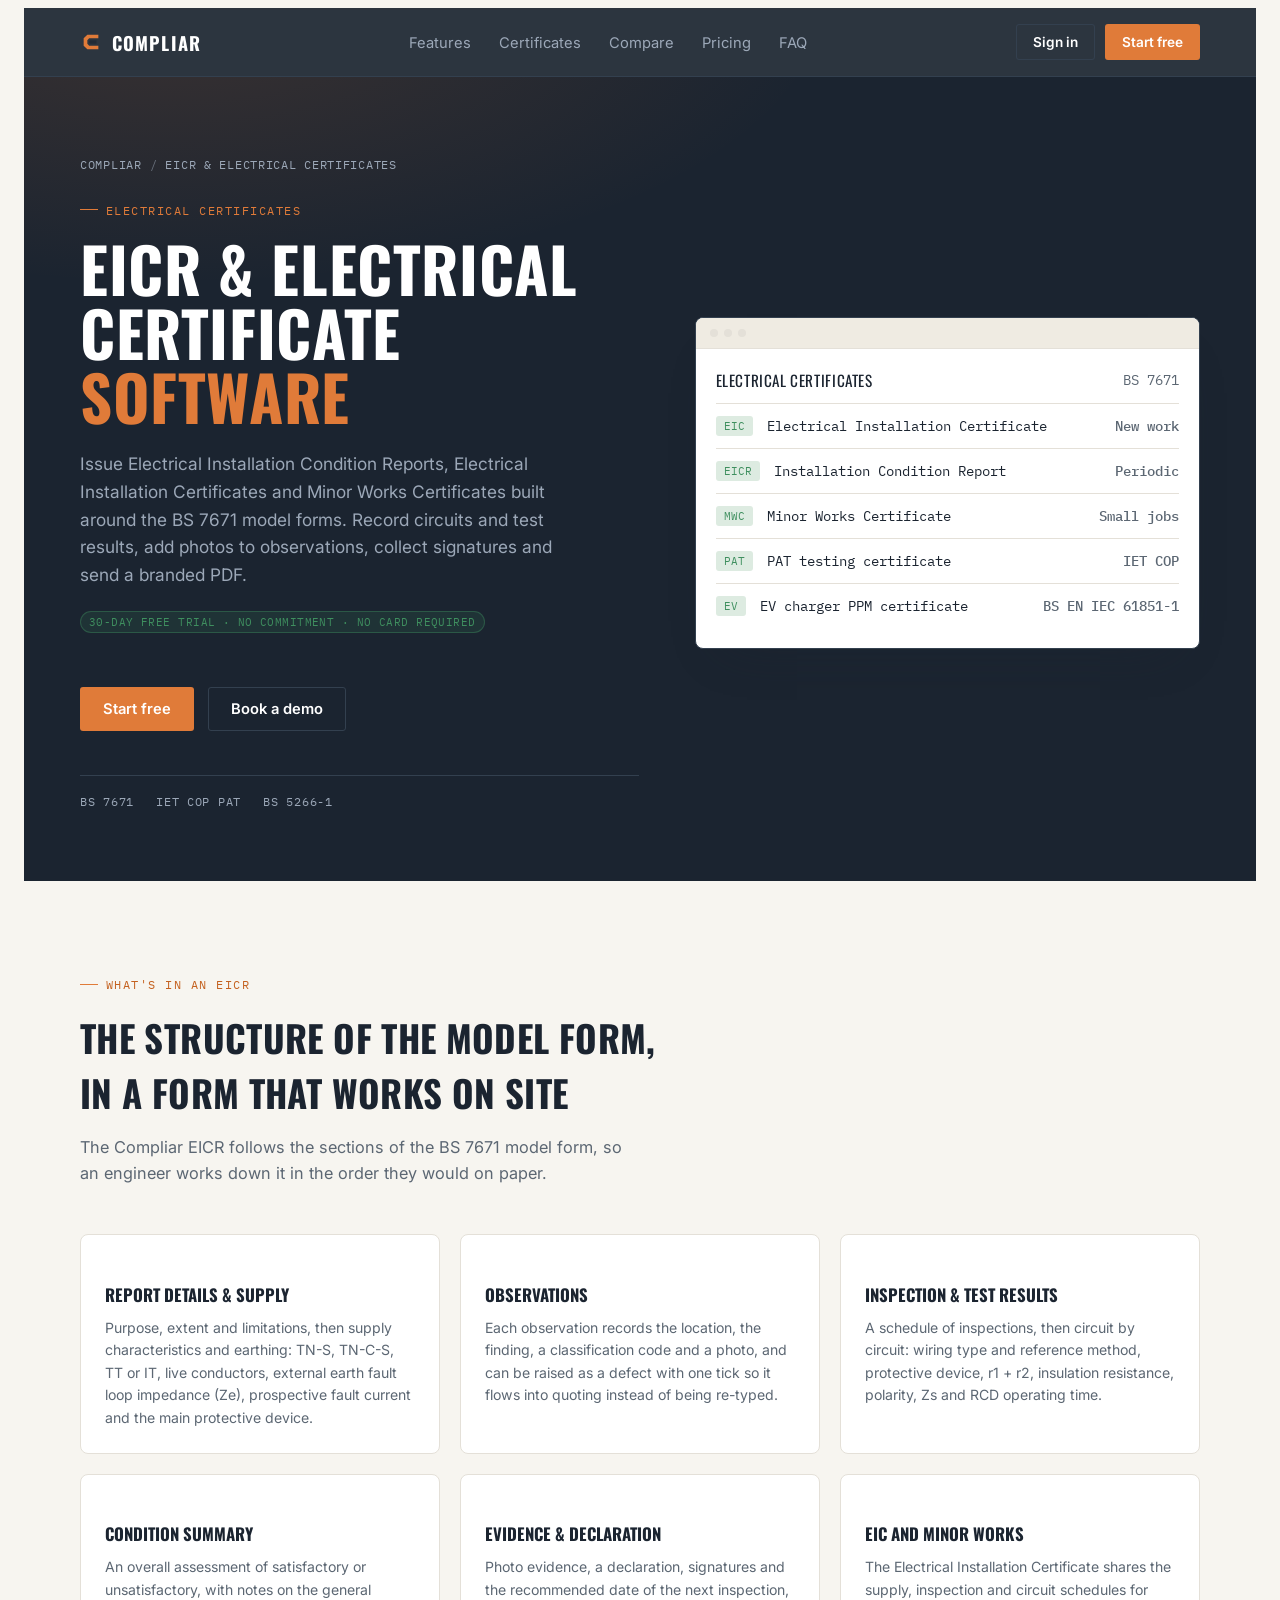
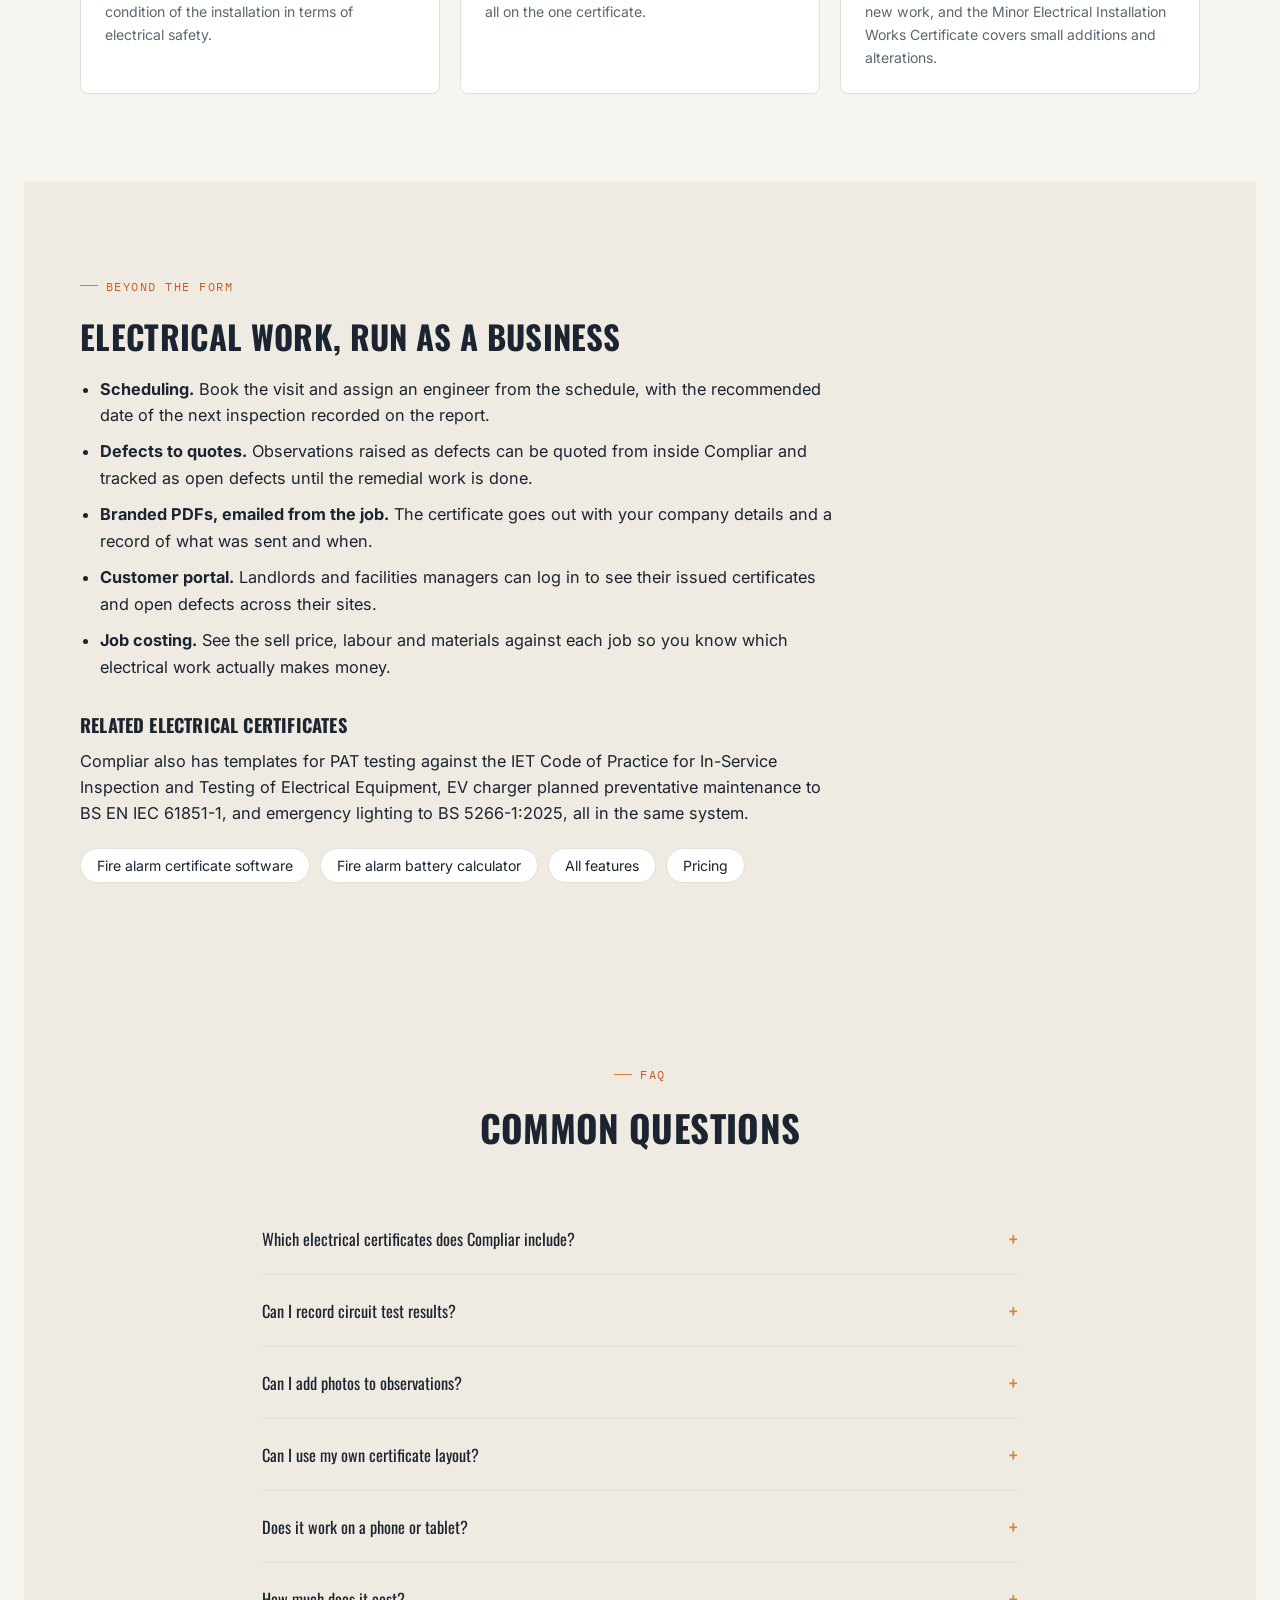
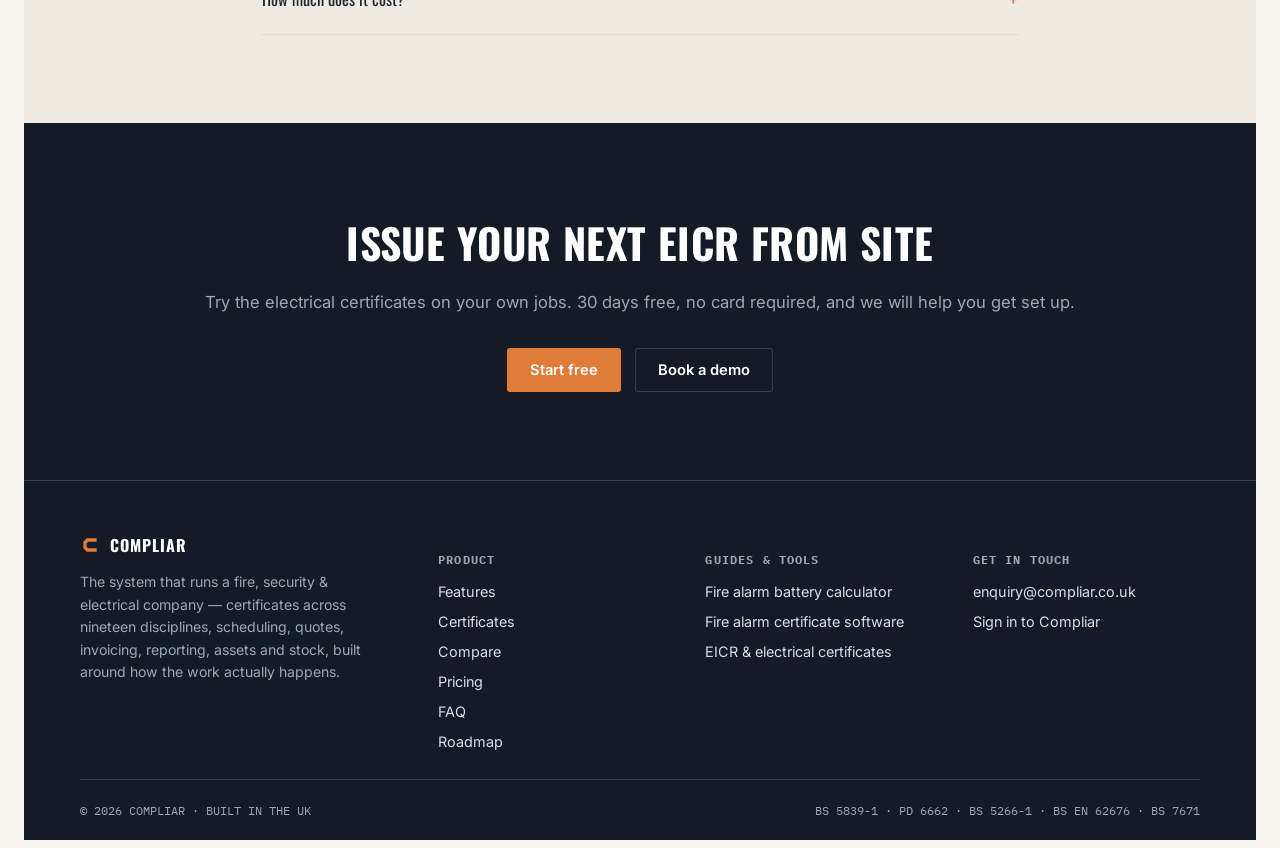
<file: eicr-and-electrical-certificate-software/index.html>
<!doctype html>
<html lang="en">
<head>
<meta charset="UTF-8">
<meta name="viewport" content="width=device-width, initial-scale=1">
<title>EICR &amp; Electrical Certificate Software | BS 7671 — Compliar</title>
<meta name="description" content="Issue EICRs, EICs and minor works certificates built around BS 7671 model forms. Circuit schedules, test results, observations with photos, signatures and branded PDFs. 30-day free trial.">
<link rel="canonical" href="https://compliar.co.uk/eicr-and-electrical-certificate-software/">
<meta name="theme-color" content="#1B2430">
<link rel="icon" href="data:image/svg+xml,%3Csvg xmlns='http://www.w3.org/2000/svg' viewBox='0 0 24 24'%3E%3Crect width='24' height='24' rx='5' fill='%231B2430'/%3E%3Cpath d='M20 4H8L4 8V16L8 20H20V16H10L8 14V10L10 8H20V4Z' fill='%23E07B39'/%3E%3C/svg%3E">
<meta property="og:type" content="website">
<meta property="og:site_name" content="Compliar">
<meta property="og:title" content="EICR &amp; Electrical Certificate Software | BS 7671 — Compliar">
<meta property="og:description" content="Issue EICRs, EICs and minor works certificates built around BS 7671 model forms. Circuit schedules, test results, observations with photos, signatures and branded PDFs. 30-day free trial.">
<meta property="og:url" content="https://compliar.co.uk/eicr-and-electrical-certificate-software/">
<meta property="og:image" content="https://compliar.co.uk/og.png">
<meta property="og:image:width" content="1200">
<meta property="og:image:height" content="630">
<meta property="og:image:alt" content="Compliar — software for fire, security and electrical contractors">
<meta name="twitter:card" content="summary_large_image">
<meta name="twitter:image" content="https://compliar.co.uk/og.png">
<meta name="twitter:title" content="EICR &amp; Electrical Certificate Software | BS 7671 — Compliar">
<meta name="twitter:description" content="Issue EICRs, EICs and minor works certificates built around BS 7671 model forms. Circuit schedules, test results, observations with photos, signatures and branded PDFs. 30-day free trial.">
<script type="application/ld+json">
[
 {
  "@context": "https://schema.org",
  "@type": "BreadcrumbList",
  "itemListElement": [
   {
    "@type": "ListItem",
    "position": 1,
    "name": "Compliar",
    "item": "https://compliar.co.uk/"
   },
   {
    "@type": "ListItem",
    "position": 2,
    "name": "EICR & electrical certificates",
    "item": "https://compliar.co.uk/eicr-and-electrical-certificate-software/"
   }
  ]
 },
 {
  "@context": "https://schema.org",
  "@type": "FAQPage",
  "mainEntity": [
   {
    "@type": "Question",
    "name": "Which electrical certificates does Compliar include?",
    "acceptedAnswer": {
     "@type": "Answer",
     "text": "The Electrical Installation Certificate (EIC), the Electrical Installation Condition Report (EICR) and the Minor Electrical Installation Works Certificate, all built around the BS 7671 model forms. There are also templates for PAT testing, EV charger PPM and emergency lighting."
    }
   },
   {
    "@type": "Question",
    "name": "Can I record circuit test results?",
    "acceptedAnswer": {
     "@type": "Answer",
     "text": "Yes. The schedule of circuit details and test results records the circuit description, wiring type, protective device, r1 + r2, insulation resistance, polarity, Zs and RCD operating time for each circuit."
    }
   },
   {
    "@type": "Question",
    "name": "Can I add photos to observations?",
    "acceptedAnswer": {
     "@type": "Answer",
     "text": "Yes. Each observation can carry a photo and a classification code, and can be raised as a defect so it goes straight into your quoting process."
    }
   },
   {
    "@type": "Question",
    "name": "Can I use my own certificate layout?",
    "acceptedAnswer": {
     "@type": "Answer",
     "text": "Yes. You can edit the templates or build your own, and every certificate is issued as a PDF with your company details."
    }
   },
   {
    "@type": "Question",
    "name": "Does it work on a phone or tablet?",
    "acceptedAnswer": {
     "@type": "Answer",
     "text": "Yes. The field app runs in the browser on a phone or tablet, so there is nothing to install. It needs a mobile signal on site, as there is no offline mode yet."
    }
   },
   {
    "@type": "Question",
    "name": "How much does it cost?",
    "acceptedAnswer": {
     "@type": "Answer",
     "text": "£105 + VAT a month covers your first three users, then £35 + VAT per extra user, with every feature included. Every account starts with a 30-day free trial and no card is needed."
    }
   }
  ]
 }
]
</script>
<link rel="preconnect" href="https://fonts.googleapis.com">
<link rel="preconnect" href="https://fonts.gstatic.com" crossorigin>
<link href="https://fonts.googleapis.com/css2?family=Oswald:wght@500;700&family=Inter:wght@400;500;600;700&family=IBM+Plex+Mono:wght@400;500;600&display=swap" rel="stylesheet">
<link rel="stylesheet" href="/site.css">
</head>
<body>

<header class="nav">
  <div class="wrap nav-inner">
    <a class="brand" href="/">
      <svg width="22" height="22" viewBox="0 0 24 24" fill="none" xmlns="http://www.w3.org/2000/svg" aria-hidden="true">
        <path d="M20 4H8L4 8V16L8 20H20V16H10L8 14V10L10 8H20V4Z" fill="#E07B39"/>
        <path d="M11 10H18V14H11L10 13V11L11 10Z" fill="#1B2430" opacity="0.55"/>
      </svg>
      Compliar
    </a>
    <ul class="nav-links">
      <li><a href="/#features">Features</a></li>
      <li><a href="/#certificates">Certificates</a></li>
      <li><a href="/#compare">Compare</a></li>
      <li><a href="/#pricing">Pricing</a></li>
      <li><a href="/#faq">FAQ</a></li>
    </ul>
    <div class="nav-cta">
      <a class="btn btn-ghost-on-navy btn-sm" href="https://app.compliar.co.uk" target="_blank" rel="noopener">Sign in</a>
      <a class="btn btn-primary btn-sm" href="https://app.compliar.co.uk" target="_blank" rel="noopener">Start free</a>
    </div>
  </div>
</header>

<main id="top">

  <section class="hero sub-hero">
    <div class="wrap hero-grid">
      <div>
        <div class="crumbs"><a href="/">Compliar</a><i>/</i>EICR &amp; electrical certificates</div>
        <div class="eyebrow">Electrical certificates</div>
        <h1>EICR &amp; electrical certificate <span>software</span></h1>
        <p class="hero-sub">Issue Electrical Installation Condition Reports, Electrical Installation Certificates and Minor Works Certificates built around the BS 7671 model forms. Record circuits and test results, add photos to observations, collect signatures and send a branded PDF.</p>
        <div class="calc-badge" style="display:inline-flex;margin-bottom:22px;">30-DAY FREE TRIAL · NO COMMITMENT · NO CARD REQUIRED</div>
        <div class="hero-ctas">
          <a class="btn btn-primary" href="https://app.compliar.co.uk" target="_blank" rel="noopener">Start free</a>
          <a class="btn btn-ghost-on-navy" href="mailto:enquiry@compliar.co.uk?subject=Compliar%20demo%20request">Book a demo</a>
        </div>
        <div class="standards"><span>BS 7671</span><span>IET COP PAT</span><span>BS 5266-1</span></div>
      </div>
      <div class="mock" style="border-color:var(--line-on-navy);">
        <div class="mock-bar"><span></span><span></span><span></span></div>
        <div class="mock-body">
          <div class="doc-row" style="padding-top:0;"><span class="calc-title" style="color:var(--ink);">Electrical certificates</span><span class="doc-amt" style="font-weight:400;color:var(--muted);">BS 7671</span></div>
            <div class="doc-row"><span class="doc-tag sales">EIC</span><span class="doc-num">Electrical Installation Certificate</span><span class="doc-amt">New work</span></div>
            <div class="doc-row"><span class="doc-tag sales">EICR</span><span class="doc-num">Installation Condition Report</span><span class="doc-amt">Periodic</span></div>
            <div class="doc-row"><span class="doc-tag sales">MWC</span><span class="doc-num">Minor Works Certificate</span><span class="doc-amt">Small jobs</span></div>
            <div class="doc-row"><span class="doc-tag sales">PAT</span><span class="doc-num">PAT testing certificate</span><span class="doc-amt">IET COP</span></div>
            <div class="doc-row"><span class="doc-tag sales">EV</span><span class="doc-num">EV charger PPM certificate</span><span class="doc-amt">BS EN IEC 61851-1</span></div>
        </div>
      </div>
    </div>
  </section>


  <!-- EICR DETAIL -->
  <section class="band">
    <div class="wrap">
      <div class="section-head">
        <div class="eyebrow">What's in an EICR</div>
        <h2>The structure of the model form, in a form that works on site</h2>
        <p>The Compliar EICR follows the sections of the BS 7671 model form, so an engineer works down it in the order they would on paper.</p>
      </div>
      <div class="card-grid">
        <div class="roadmap-card">
          <h4>Report details &amp; supply</h4>
          <p>Purpose, extent and limitations, then supply characteristics and earthing: TN-S, TN-C-S, TT or IT, live conductors, external earth fault loop impedance (Ze), prospective fault current and the main protective device.</p>
        </div>
        <div class="roadmap-card">
          <h4>Observations</h4>
          <p>Each observation records the location, the finding, a classification code and a photo, and can be raised as a defect with one tick so it flows into quoting instead of being re-typed.</p>
        </div>
        <div class="roadmap-card">
          <h4>Inspection &amp; test results</h4>
          <p>A schedule of inspections, then circuit by circuit: wiring type and reference method, protective device, r1 + r2, insulation resistance, polarity, Zs and RCD operating time.</p>
        </div>
        <div class="roadmap-card">
          <h4>Condition summary</h4>
          <p>An overall assessment of satisfactory or unsatisfactory, with notes on the general condition of the installation in terms of electrical safety.</p>
        </div>
        <div class="roadmap-card">
          <h4>Evidence &amp; declaration</h4>
          <p>Photo evidence, a declaration, signatures and the recommended date of the next inspection, all on the one certificate.</p>
        </div>
        <div class="roadmap-card">
          <h4>EIC and minor works</h4>
          <p>The Electrical Installation Certificate shares the supply, inspection and circuit schedules for new work, and the Minor Electrical Installation Works Certificate covers small additions and alterations.</p>
        </div>
      </div>
    </div>
  </section>

  <!-- WORKFLOW -->
  <section class="band" style="background:var(--cream-2);">
    <div class="wrap">
      <div class="prose">
        <div class="eyebrow" style="color:var(--orange-deep);">Beyond the form</div>
        <h2>Electrical work, run as a business</h2>
        <ul>
          <li><strong>Scheduling.</strong> Book the visit and assign an engineer from the schedule, with the recommended date of the next inspection recorded on the report.</li>
          <li><strong>Defects to quotes.</strong> Observations raised as defects can be quoted from inside Compliar and tracked as open defects until the remedial work is done.</li>
          <li><strong>Branded PDFs, emailed from the job.</strong> The certificate goes out with your company details and a record of what was sent and when.</li>
          <li><strong>Customer portal.</strong> Landlords and facilities managers can log in to see their issued certificates and open defects across their sites.</li>
          <li><strong>Job costing.</strong> See the sell price, labour and materials against each job so you know which electrical work actually makes money.</li>
        </ul>
        <h3>Related electrical certificates</h3>
        <p>Compliar also has templates for PAT testing against the IET Code of Practice for In-Service Inspection and Testing of Electrical Equipment, EV charger planned preventative maintenance to BS EN IEC 61851-1, and emergency lighting to BS 5266-1:2025, all in the same system.</p>
        <div class="more-links">
          <a href="/fire-alarm-certificate-software/">Fire alarm certificate software</a>
          <a href="/fire-alarm-battery-calculator/">Fire alarm battery calculator</a>
          <a href="/#features">All features</a>
          <a href="/#pricing">Pricing</a>
        </div>
      </div>
    </div>
  </section>

  <!-- FAQ -->
  <section class="band faq" id="faq">
    <div class="wrap">
      <div class="section-head center">
        <div class="eyebrow">FAQ</div>
        <h2>Common questions</h2>
      </div>
      <div class="faq-list">
        <details class="faq-item">
          <summary>Which electrical certificates does Compliar include?</summary>
          <p>The Electrical Installation Certificate (EIC), the Electrical Installation Condition Report (EICR) and the Minor Electrical Installation Works Certificate, all built around the BS 7671 model forms. There are also templates for PAT testing, EV charger PPM and emergency lighting.</p>
        </details>
        <details class="faq-item">
          <summary>Can I record circuit test results?</summary>
          <p>Yes. The schedule of circuit details and test results records the circuit description, wiring type, protective device, r1 + r2, insulation resistance, polarity, Zs and RCD operating time for each circuit.</p>
        </details>
        <details class="faq-item">
          <summary>Can I add photos to observations?</summary>
          <p>Yes. Each observation can carry a photo and a classification code, and can be raised as a defect so it goes straight into your quoting process.</p>
        </details>
        <details class="faq-item">
          <summary>Can I use my own certificate layout?</summary>
          <p>Yes. You can edit the templates or build your own, and every certificate is issued as a PDF with your company details.</p>
        </details>
        <details class="faq-item">
          <summary>Does it work on a phone or tablet?</summary>
          <p>Yes. The field app runs in the browser on a phone or tablet, so there is nothing to install. It needs a mobile signal on site, as there is no offline mode yet.</p>
        </details>
        <details class="faq-item">
          <summary>How much does it cost?</summary>
          <p>£105 + VAT a month covers your first three users, then £35 + VAT per extra user, with every feature included. Every account starts with a 30-day free trial and no card is needed.</p>
        </details>
      </div>
    </div>
  </section>

  <!-- FINAL CTA -->
  <section class="final-cta band">
    <div class="wrap">
      <h2>Issue your next EICR from site</h2>
      <p>Try the electrical certificates on your own jobs. 30 days free, no card required, and we will help you get set up.</p>
      <div class="final-ctas">
        <a class="btn btn-primary" href="https://app.compliar.co.uk" target="_blank" rel="noopener">Start free</a>
        <a class="btn btn-ghost-on-navy" href="mailto:enquiry@compliar.co.uk?subject=Compliar%20demo%20request">Book a demo</a>
      </div>
    </div>
  </section>

</main>

<footer>
  <div class="wrap foot-grid">
    <div>
      <div class="foot-brand">
        <svg width="20" height="20" viewBox="0 0 24 24" fill="none"><path d="M20 4H8L4 8V16L8 20H20V16H10L8 14V10L10 8H20V4Z" fill="#E07B39"/></svg>
        Compliar
      </div>
      <p style="max-width:34ch;font-size:0.88rem;color:var(--muted-on-navy);">The system that runs a fire, security &amp; electrical company — certificates across nineteen disciplines, scheduling, quotes, invoicing, reporting, assets and stock, built around how the work actually happens.</p>
    </div>
    <div class="foot-col">
      <h5>Product</h5>
      <ul>
        <li><a href="/#features">Features</a></li>
        <li><a href="/#certificates">Certificates</a></li>
        <li><a href="/#compare">Compare</a></li>
        <li><a href="/#pricing">Pricing</a></li>
        <li><a href="/#faq">FAQ</a></li>
        <li><a href="/#roadmap">Roadmap</a></li>
      </ul>
    </div>
    <div class="foot-col">
      <h5>Guides &amp; tools</h5>
      <ul>
        <li><a href="/fire-alarm-battery-calculator/">Fire alarm battery calculator</a></li>
        <li><a href="/fire-alarm-certificate-software/">Fire alarm certificate software</a></li>
        <li><a href="/eicr-and-electrical-certificate-software/">EICR &amp; electrical certificates</a></li>
      </ul>
    </div>
    <div class="foot-col">
      <h5>Get in touch</h5>
      <ul>
        <li><a href="mailto:enquiry@compliar.co.uk">enquiry@compliar.co.uk</a></li>
        <li><a href="https://app.compliar.co.uk" target="_blank" rel="noopener">Sign in to Compliar</a></li>
      </ul>
    </div>
  </div>
  <div class="wrap foot-bottom">
    <span>© 2026 COMPLIAR · BUILT IN THE UK</span>
    <span>BS 5839-1 · PD 6662 · BS 5266-1 · BS EN 62676 · BS 7671</span>
  </div>
</footer>

</body>
</html>
</file>
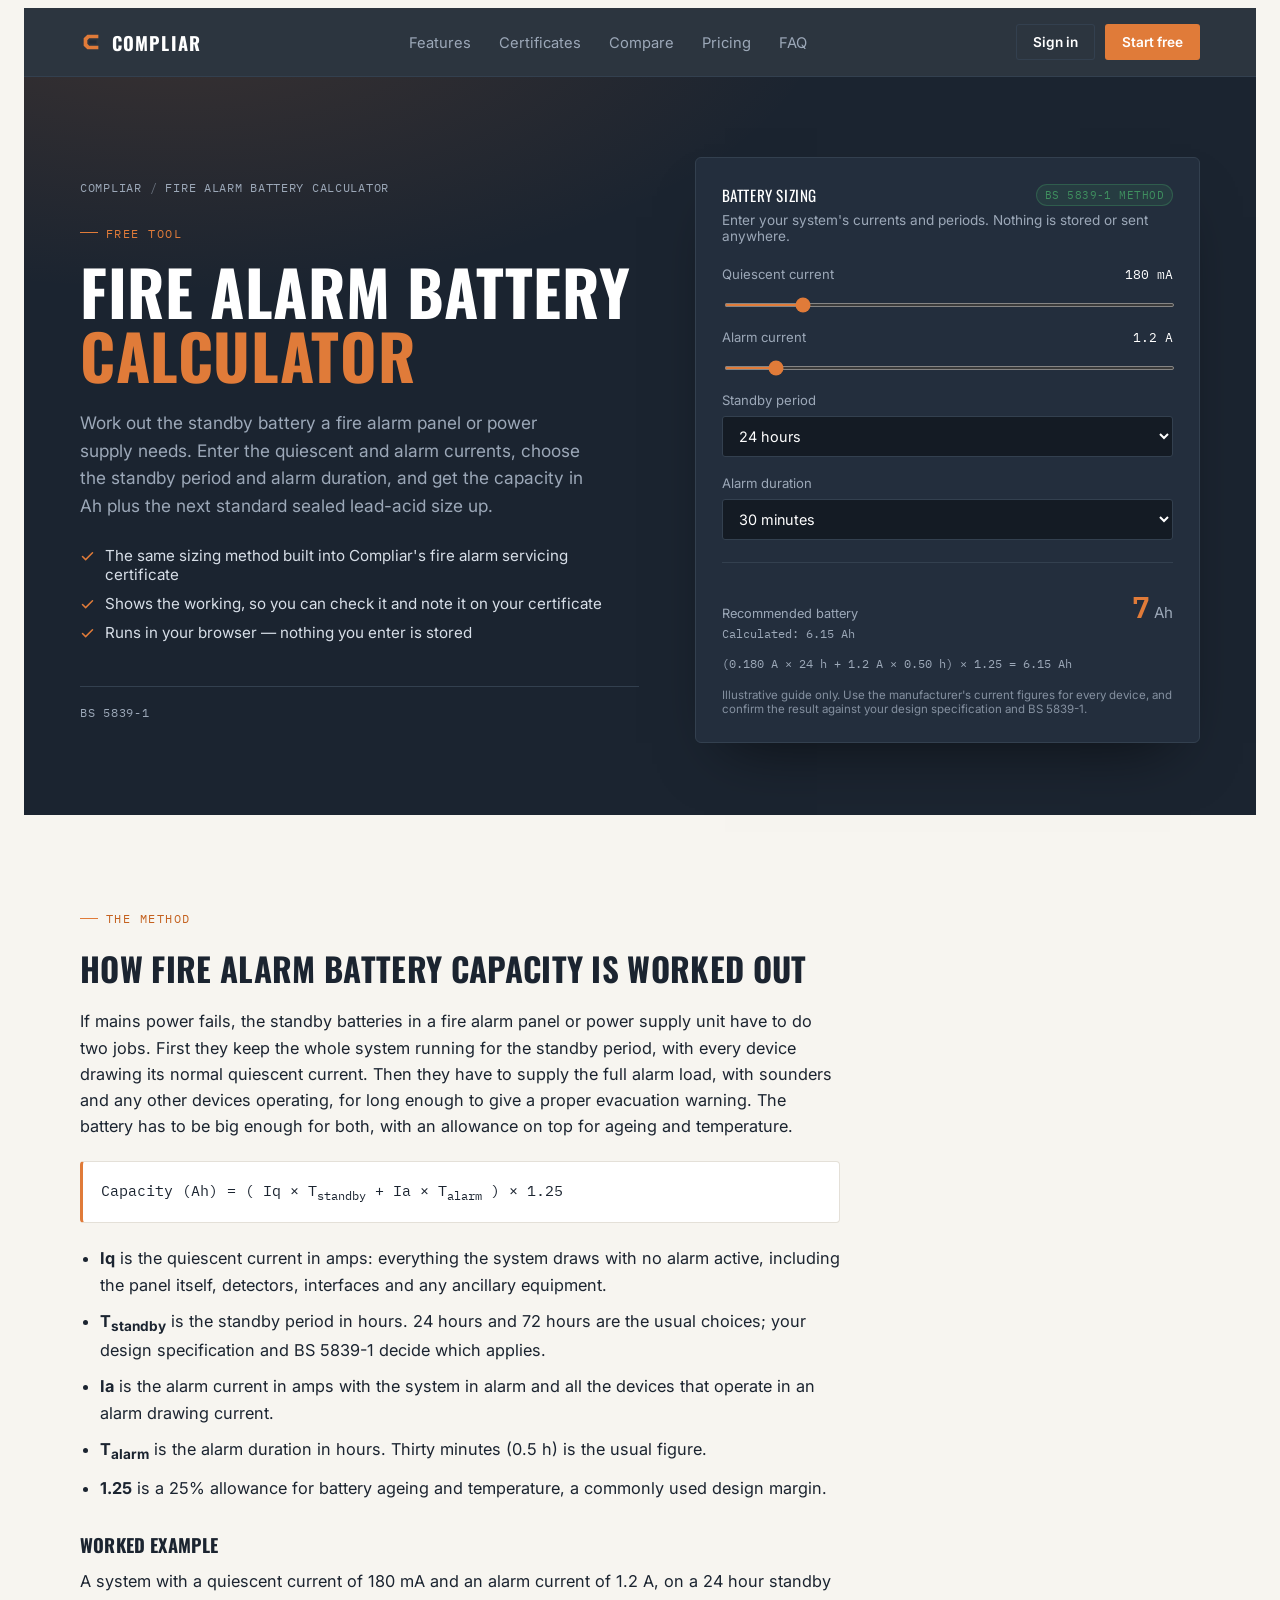
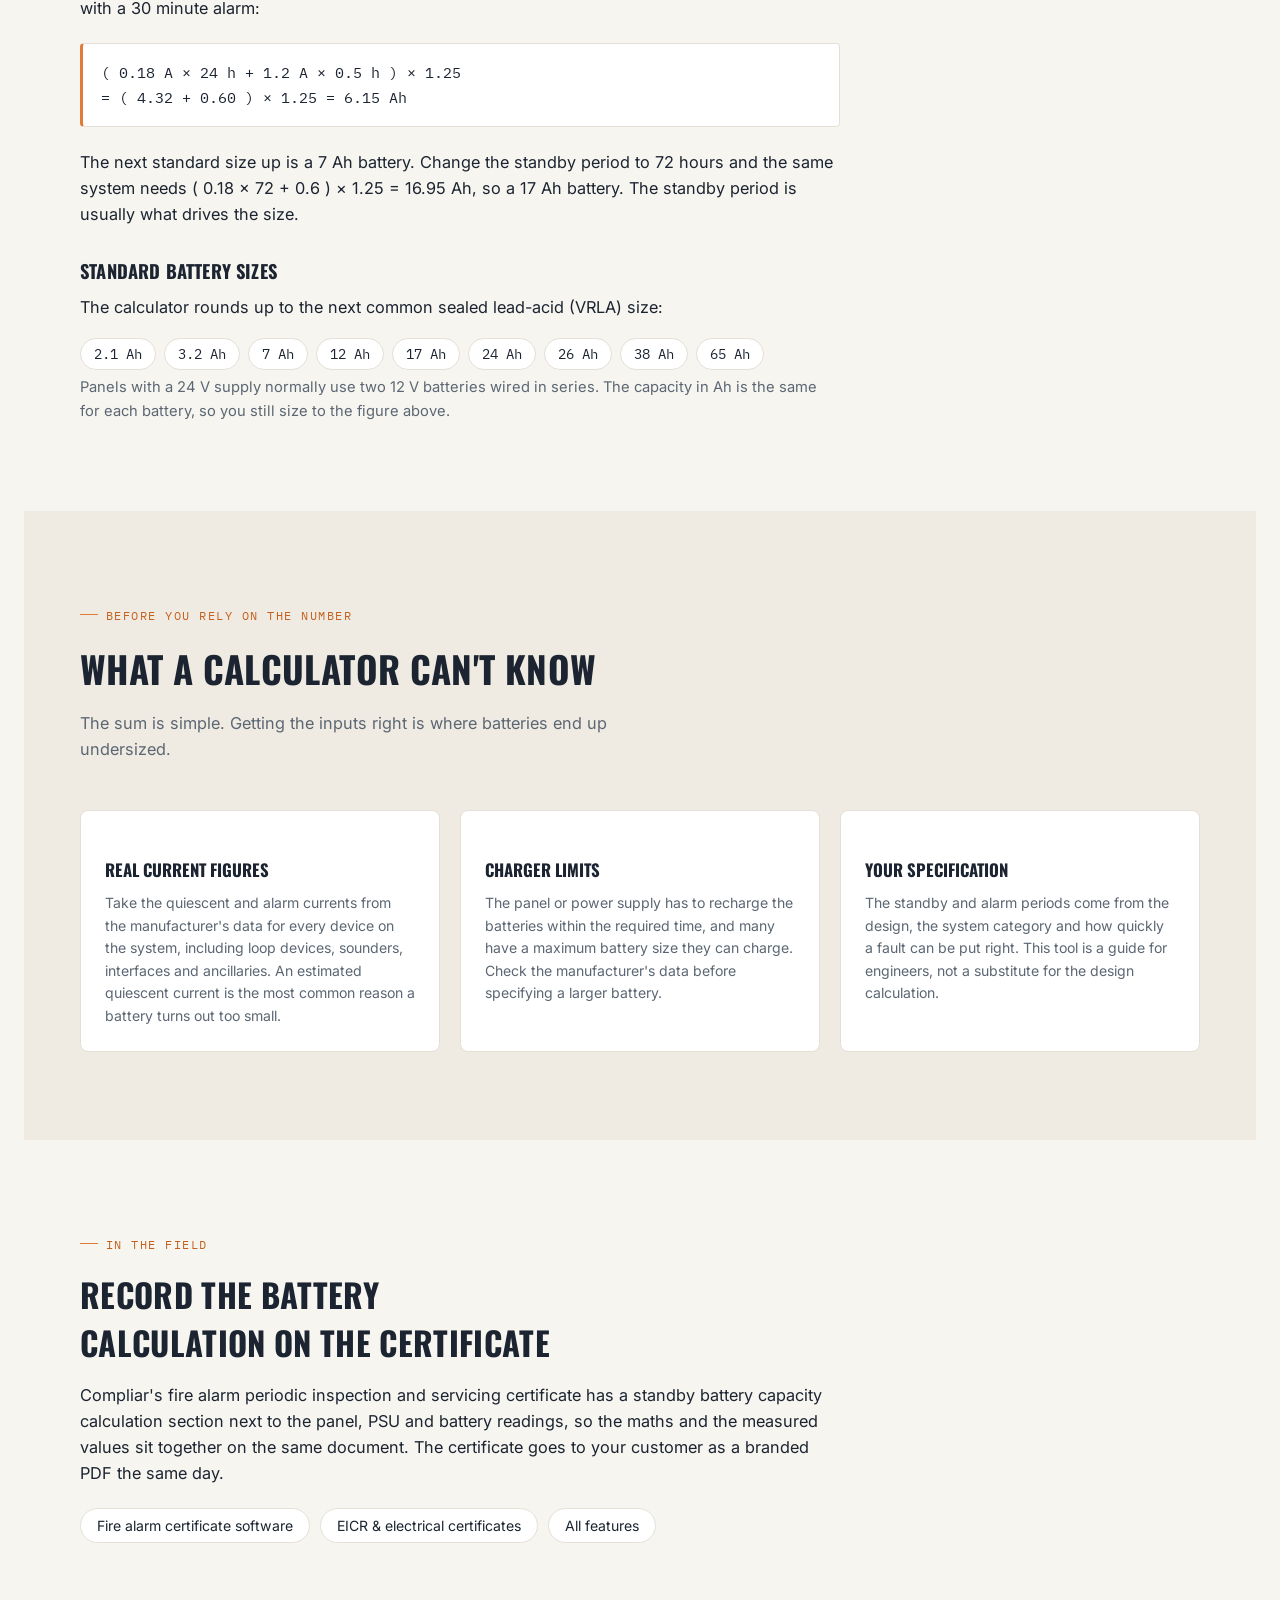
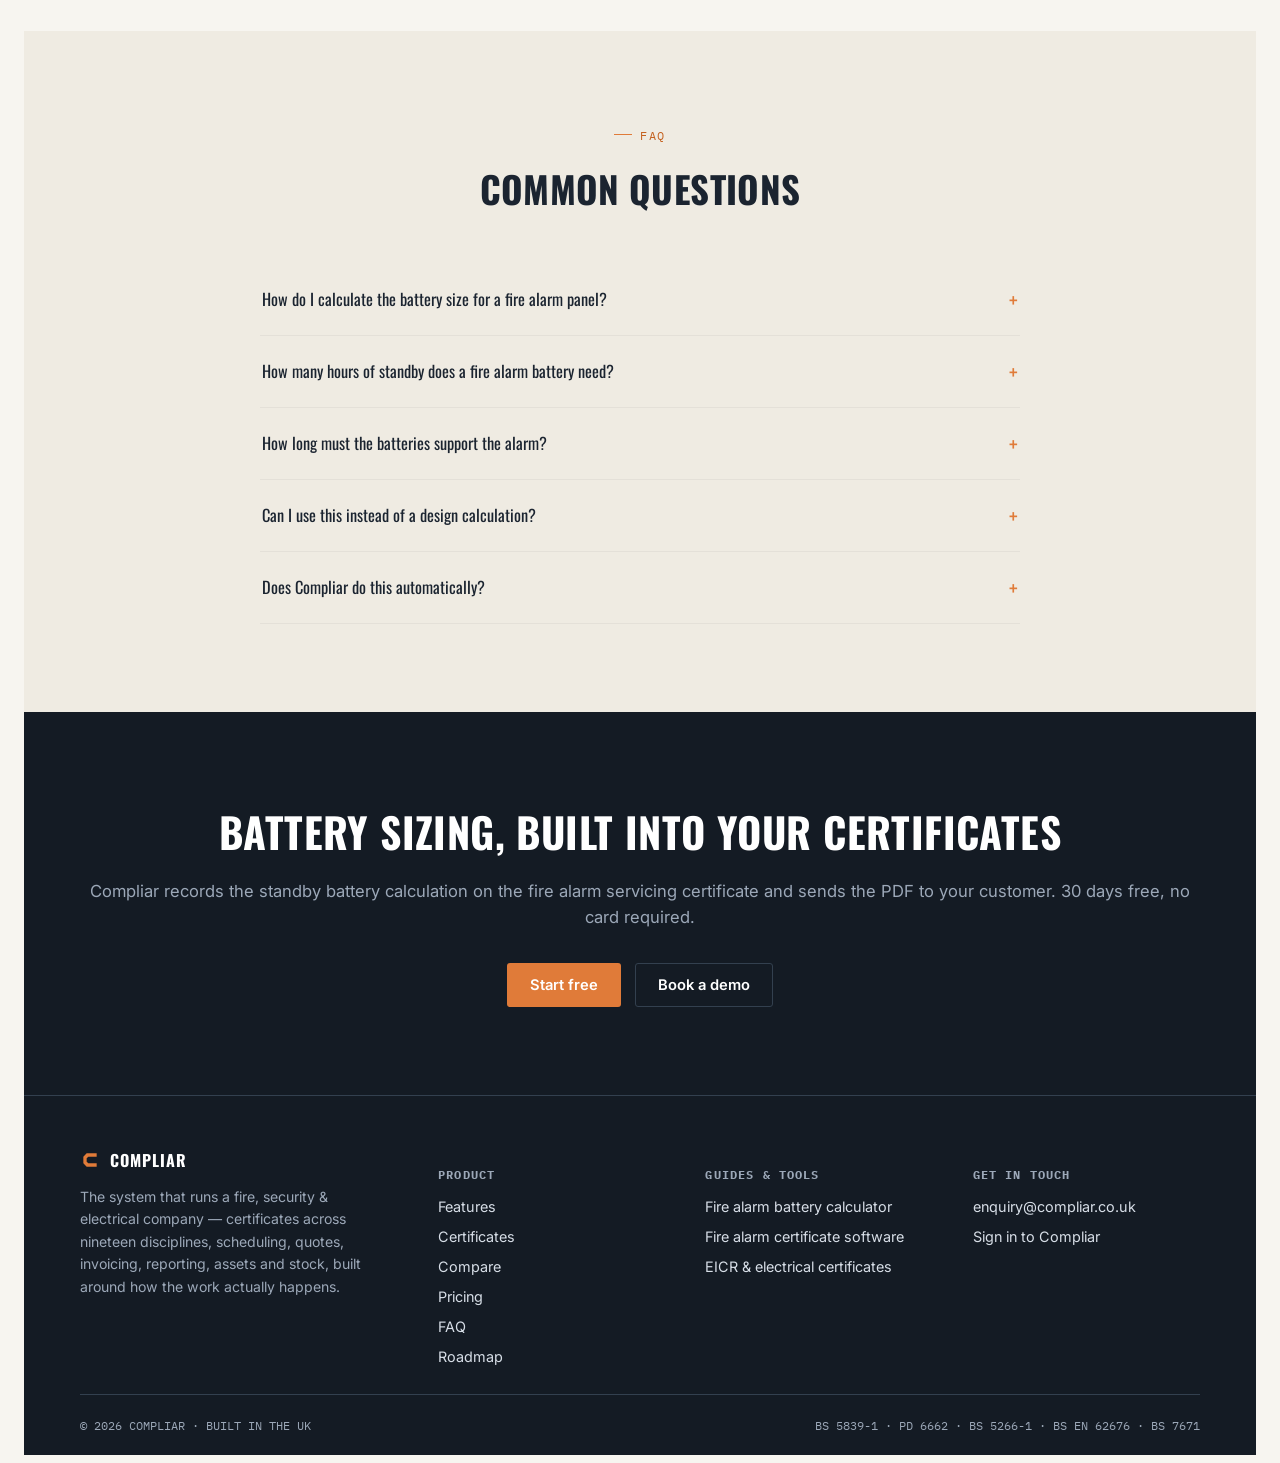
<file: fire-alarm-battery-calculator/index.html>
<!doctype html>
<html lang="en">
<head>
<meta charset="UTF-8">
<meta name="viewport" content="width=device-width, initial-scale=1">
<title>Fire Alarm Battery Calculator | BS 5839-1 — Compliar</title>
<meta name="description" content="Free fire alarm battery calculator. Enter quiescent and alarm current, choose 24 or 72 hour standby, and get the capacity in Ah and the next standard battery size. Shows the working.">
<link rel="canonical" href="https://compliar.co.uk/fire-alarm-battery-calculator/">
<meta name="theme-color" content="#1B2430">
<link rel="icon" href="data:image/svg+xml,%3Csvg xmlns='http://www.w3.org/2000/svg' viewBox='0 0 24 24'%3E%3Crect width='24' height='24' rx='5' fill='%231B2430'/%3E%3Cpath d='M20 4H8L4 8V16L8 20H20V16H10L8 14V10L10 8H20V4Z' fill='%23E07B39'/%3E%3C/svg%3E">
<meta property="og:type" content="website">
<meta property="og:site_name" content="Compliar">
<meta property="og:title" content="Fire Alarm Battery Calculator | BS 5839-1 Standby Sizing — Compliar">
<meta property="og:description" content="Free fire alarm battery calculator. Enter quiescent and alarm current, choose 24 or 72 hour standby, and get the capacity in Ah and the next standard battery size. Shows the working.">
<meta property="og:url" content="https://compliar.co.uk/fire-alarm-battery-calculator/">
<meta property="og:image" content="https://compliar.co.uk/og.png">
<meta property="og:image:width" content="1200">
<meta property="og:image:height" content="630">
<meta property="og:image:alt" content="Compliar — software for fire, security and electrical contractors">
<meta name="twitter:card" content="summary_large_image">
<meta name="twitter:image" content="https://compliar.co.uk/og.png">
<meta name="twitter:title" content="Fire Alarm Battery Calculator | BS 5839-1 Standby Sizing — Compliar">
<meta name="twitter:description" content="Free fire alarm battery calculator. Enter quiescent and alarm current, choose 24 or 72 hour standby, and get the capacity in Ah and the next standard battery size. Shows the working.">
<script type="application/ld+json">
[
 {
  "@context": "https://schema.org",
  "@type": "BreadcrumbList",
  "itemListElement": [
   {
    "@type": "ListItem",
    "position": 1,
    "name": "Compliar",
    "item": "https://compliar.co.uk/"
   },
   {
    "@type": "ListItem",
    "position": 2,
    "name": "Fire alarm battery calculator",
    "item": "https://compliar.co.uk/fire-alarm-battery-calculator/"
   }
  ]
 },
 {
  "@context": "https://schema.org",
  "@type": "FAQPage",
  "mainEntity": [
   {
    "@type": "Question",
    "name": "How do I calculate the battery size for a fire alarm panel?",
    "acceptedAnswer": {
     "@type": "Answer",
     "text": "Add the energy needed for the standby period to the energy needed for the alarm period, then add a margin. In formula form: capacity in Ah = (quiescent current × standby hours + alarm current × alarm hours) × 1.25. Then choose the next standard battery size up. The calculator on this page does it for you and shows the working."
    }
   },
   {
    "@type": "Question",
    "name": "How many hours of standby does a fire alarm battery need?",
    "acceptedAnswer": {
     "@type": "Answer",
     "text": "It depends on the system design and how quickly a mains or battery fault can be dealt with. 24 hours is commonly used, with 72 hours where a fault could not be put right within a day. Always follow the specification for your system and BS 5839-1."
    }
   },
   {
    "@type": "Question",
    "name": "How long must the batteries support the alarm?",
    "acceptedAnswer": {
     "@type": "Answer",
     "text": "Thirty minutes at full alarm load is the usual figure, which is the default here. Some specifications call for more or less, so the calculator lets you choose 15, 30 or 60 minutes."
    }
   },
   {
    "@type": "Question",
    "name": "Can I use this instead of a design calculation?",
    "acceptedAnswer": {
     "@type": "Answer",
     "text": "No. It is a quick guide for engineers and installers. The design calculation, the manufacturer's current figures and the panel or power supply data take precedence, and the responsible person for the design signs off the final battery size."
    }
   },
   {
    "@type": "Question",
    "name": "Does Compliar do this automatically?",
    "acceptedAnswer": {
     "@type": "Answer",
     "text": "Yes. The fire alarm periodic inspection and servicing certificate in Compliar includes a standby battery capacity calculation, alongside the panel, power supply and battery readings, so it is recorded on the certificate."
    }
   }
  ]
 },
 {
  "@context": "https://schema.org",
  "@type": "WebApplication",
  "name": "Fire alarm battery calculator",
  "url": "https://compliar.co.uk/fire-alarm-battery-calculator/",
  "applicationCategory": "UtilitiesApplication",
  "operatingSystem": "Any",
  "browserRequirements": "Requires JavaScript",
  "description": "Calculates fire alarm standby battery capacity in Ah from quiescent current, alarm current, standby period and alarm duration.",
  "offers": {
   "@type": "Offer",
   "price": "0",
   "priceCurrency": "GBP"
  },
  "publisher": {
   "@type": "Organization",
   "name": "Compliar",
   "url": "https://compliar.co.uk/"
  }
 }
]
</script>
<link rel="preconnect" href="https://fonts.googleapis.com">
<link rel="preconnect" href="https://fonts.gstatic.com" crossorigin>
<link href="https://fonts.googleapis.com/css2?family=Oswald:wght@500;700&family=Inter:wght@400;500;600;700&family=IBM+Plex+Mono:wght@400;500;600&display=swap" rel="stylesheet">
<link rel="stylesheet" href="/site.css">
</head>
<body>

<header class="nav">
  <div class="wrap nav-inner">
    <a class="brand" href="/">
      <svg width="22" height="22" viewBox="0 0 24 24" fill="none" xmlns="http://www.w3.org/2000/svg" aria-hidden="true">
        <path d="M20 4H8L4 8V16L8 20H20V16H10L8 14V10L10 8H20V4Z" fill="#E07B39"/>
        <path d="M11 10H18V14H11L10 13V11L11 10Z" fill="#1B2430" opacity="0.55"/>
      </svg>
      Compliar
    </a>
    <ul class="nav-links">
      <li><a href="/#features">Features</a></li>
      <li><a href="/#certificates">Certificates</a></li>
      <li><a href="/#compare">Compare</a></li>
      <li><a href="/#pricing">Pricing</a></li>
      <li><a href="/#faq">FAQ</a></li>
    </ul>
    <div class="nav-cta">
      <a class="btn btn-ghost-on-navy btn-sm" href="https://app.compliar.co.uk" target="_blank" rel="noopener">Sign in</a>
      <a class="btn btn-primary btn-sm" href="https://app.compliar.co.uk" target="_blank" rel="noopener">Start free</a>
    </div>
  </div>
</header>

<main id="top">

  <section class="hero sub-hero">
    <div class="wrap hero-grid">
      <div>
        <div class="crumbs"><a href="/">Compliar</a><i>/</i>Fire alarm battery calculator</div>
        <div class="eyebrow">Free tool</div>
        <h1>Fire alarm battery <span>calculator</span></h1>
        <p class="hero-sub">Work out the standby battery a fire alarm panel or power supply needs. Enter the quiescent and alarm currents, choose the standby period and alarm duration, and get the capacity in Ah plus the next standard sealed lead-acid size up.</p>
        <ul class="hero-bullets">
          <li><svg width="15" height="15" viewBox="0 0 24 24" fill="none"><path d="M4 12l5 5L20 6" stroke="currentColor" stroke-width="2.4" stroke-linecap="round" stroke-linejoin="round"/></svg>The same sizing method built into Compliar's fire alarm servicing certificate</li>
          <li><svg width="15" height="15" viewBox="0 0 24 24" fill="none"><path d="M4 12l5 5L20 6" stroke="currentColor" stroke-width="2.4" stroke-linecap="round" stroke-linejoin="round"/></svg>Shows the working, so you can check it and note it on your certificate</li>
          <li><svg width="15" height="15" viewBox="0 0 24 24" fill="none"><path d="M4 12l5 5L20 6" stroke="currentColor" stroke-width="2.4" stroke-linecap="round" stroke-linejoin="round"/></svg>Runs in your browser — nothing you enter is stored</li>
        </ul>
        <div class="standards"><span>BS 5839-1</span></div>
      </div>

      <div class="calc-card">
        <div class="calc-head">
          <div class="calc-title">Battery sizing</div>
          <div class="calc-badge">BS 5839-1 METHOD</div>
        </div>
        <div class="calc-desc">Enter your system's currents and periods. Nothing is stored or sent anywhere.</div>

        <div class="calc-row">
          <label for="iq">Quiescent current <span class="val"><span id="iqVal">180</span> mA</span></label>
          <input type="range" id="iq" min="20" max="1000" step="5" value="180" oninput="calcBattery()">
        </div>
        <div class="calc-row">
          <label for="ia">Alarm current <span class="val"><span id="iaVal">1.2</span> A</span></label>
          <input type="range" id="ia" min="0.2" max="10" step="0.1" value="1.2" oninput="calcBattery()">
        </div>
        <div class="calc-row">
          <label for="sb">Standby period</label>
          <select id="sb" onchange="calcBattery()">
            <option value="24" selected>24 hours</option>
            <option value="72">72 hours</option>
          </select>
        </div>
        <div class="calc-row">
          <label for="al">Alarm duration</label>
          <select id="al" onchange="calcBattery()">
            <option value="15">15 minutes</option>
            <option value="30" selected>30 minutes</option>
            <option value="60">60 minutes</option>
          </select>
        </div>

        <div class="calc-result">
          <div class="lbl">Recommended battery<span class="need" id="needOut">Calculated: 6.15 Ah</span></div>
          <div><span class="out" id="sizeOut">7</span><span class="unit">Ah</span></div>
        </div>
        <div class="calc-work" id="workOut"></div>
        <div class="calc-note">Illustrative guide only. Use the manufacturer's current figures for every device, and confirm the result against your design specification and BS 5839-1.</div>
      </div>
    </div>
  </section>


  <!-- HOW IT WORKS -->
  <section class="band">
    <div class="wrap">
      <div class="prose">
        <div class="eyebrow" style="color:var(--orange-deep);">The method</div>
        <h2>How fire alarm battery capacity is worked out</h2>
        <p>If mains power fails, the standby batteries in a fire alarm panel or power supply unit have to do two jobs. First they keep the whole system running for the standby period, with every device drawing its normal quiescent current. Then they have to supply the full alarm load, with sounders and any other devices operating, for long enough to give a proper evacuation warning. The battery has to be big enough for both, with an allowance on top for ageing and temperature.</p>
        <div class="formula">Capacity (Ah) = ( Iq × T<sub>standby</sub> + Ia × T<sub>alarm</sub> ) × 1.25</div>
        <ul>
          <li><strong>Iq</strong> is the quiescent current in amps: everything the system draws with no alarm active, including the panel itself, detectors, interfaces and any ancillary equipment.</li>
          <li><strong>T<sub>standby</sub></strong> is the standby period in hours. 24 hours and 72 hours are the usual choices; your design specification and BS 5839-1 decide which applies.</li>
          <li><strong>Ia</strong> is the alarm current in amps with the system in alarm and all the devices that operate in an alarm drawing current.</li>
          <li><strong>T<sub>alarm</sub></strong> is the alarm duration in hours. Thirty minutes (0.5 h) is the usual figure.</li>
          <li><strong>1.25</strong> is a 25% allowance for battery ageing and temperature, a commonly used design margin.</li>
        </ul>
        <h3>Worked example</h3>
        <p>A system with a quiescent current of 180 mA and an alarm current of 1.2 A, on a 24 hour standby with a 30 minute alarm:</p>
        <div class="formula">( 0.18 A × 24 h + 1.2 A × 0.5 h ) × 1.25<br>= ( 4.32 + 0.60 ) × 1.25 = 6.15 Ah</div>
        <p>The next standard size up is a 7 Ah battery. Change the standby period to 72 hours and the same system needs ( 0.18 × 72 + 0.6 ) × 1.25 = 16.95 Ah, so a 17 Ah battery. The standby period is usually what drives the size.</p>
        <h3>Standard battery sizes</h3>
        <p>The calculator rounds up to the next common sealed lead-acid (VRLA) size:</p>
        <div class="size-chips"><span>2.1 Ah</span><span>3.2 Ah</span><span>7 Ah</span><span>12 Ah</span><span>17 Ah</span><span>24 Ah</span><span>26 Ah</span><span>38 Ah</span><span>65 Ah</span></div>
        <p style="font-size:0.92rem;color:var(--muted);">Panels with a 24 V supply normally use two 12 V batteries wired in series. The capacity in Ah is the same for each battery, so you still size to the figure above.</p>
      </div>
    </div>
  </section>

  <!-- LIMITS -->
  <section class="band" style="background:var(--cream-2);">
    <div class="wrap">
      <div class="section-head">
        <div class="eyebrow">Before you rely on the number</div>
        <h2>What a calculator can't know</h2>
        <p>The sum is simple. Getting the inputs right is where batteries end up undersized.</p>
      </div>
      <div class="card-grid">
        <div class="roadmap-card">
          <h4>Real current figures</h4>
          <p>Take the quiescent and alarm currents from the manufacturer's data for every device on the system, including loop devices, sounders, interfaces and ancillaries. An estimated quiescent current is the most common reason a battery turns out too small.</p>
        </div>
        <div class="roadmap-card">
          <h4>Charger limits</h4>
          <p>The panel or power supply has to recharge the batteries within the required time, and many have a maximum battery size they can charge. Check the manufacturer's data before specifying a larger battery.</p>
        </div>
        <div class="roadmap-card">
          <h4>Your specification</h4>
          <p>The standby and alarm periods come from the design, the system category and how quickly a fault can be put right. This tool is a guide for engineers, not a substitute for the design calculation.</p>
        </div>
      </div>
    </div>
  </section>

  <!-- COMPLIAR TIE-IN -->
  <section class="band">
    <div class="wrap">
      <div class="prose">
        <div class="eyebrow" style="color:var(--orange-deep);">In the field</div>
        <h2>Record the battery calculation on the certificate</h2>
        <p>Compliar's fire alarm periodic inspection and servicing certificate has a standby battery capacity calculation section next to the panel, PSU and battery readings, so the maths and the measured values sit together on the same document. The certificate goes to your customer as a branded PDF the same day.</p>
        <div class="more-links">
          <a href="/fire-alarm-certificate-software/">Fire alarm certificate software</a>
          <a href="/eicr-and-electrical-certificate-software/">EICR &amp; electrical certificates</a>
          <a href="/#features">All features</a>
        </div>
      </div>
    </div>
  </section>

  <!-- FAQ -->
  <section class="band faq" id="faq">
    <div class="wrap">
      <div class="section-head center">
        <div class="eyebrow">FAQ</div>
        <h2>Common questions</h2>
      </div>
      <div class="faq-list">
        <details class="faq-item">
          <summary>How do I calculate the battery size for a fire alarm panel?</summary>
          <p>Add the energy needed for the standby period to the energy needed for the alarm period, then add a margin. In formula form: capacity in Ah = (quiescent current × standby hours + alarm current × alarm hours) × 1.25. Then choose the next standard battery size up. The calculator on this page does it for you and shows the working.</p>
        </details>
        <details class="faq-item">
          <summary>How many hours of standby does a fire alarm battery need?</summary>
          <p>It depends on the system design and how quickly a mains or battery fault can be dealt with. 24 hours is commonly used, with 72 hours where a fault could not be put right within a day. Always follow the specification for your system and BS 5839-1.</p>
        </details>
        <details class="faq-item">
          <summary>How long must the batteries support the alarm?</summary>
          <p>Thirty minutes at full alarm load is the usual figure, which is the default here. Some specifications call for more or less, so the calculator lets you choose 15, 30 or 60 minutes.</p>
        </details>
        <details class="faq-item">
          <summary>Can I use this instead of a design calculation?</summary>
          <p>No. It is a quick guide for engineers and installers. The design calculation, the manufacturer's current figures and the panel or power supply data take precedence, and the responsible person for the design signs off the final battery size.</p>
        </details>
        <details class="faq-item">
          <summary>Does Compliar do this automatically?</summary>
          <p>Yes. The fire alarm periodic inspection and servicing certificate in Compliar includes a standby battery capacity calculation, alongside the panel, power supply and battery readings, so it is recorded on the certificate.</p>
        </details>
      </div>
    </div>
  </section>

  <!-- FINAL CTA -->
  <section class="final-cta band">
    <div class="wrap">
      <h2>Battery sizing, built into your certificates</h2>
      <p>Compliar records the standby battery calculation on the fire alarm servicing certificate and sends the PDF to your customer. 30 days free, no card required.</p>
      <div class="final-ctas">
        <a class="btn btn-primary" href="https://app.compliar.co.uk" target="_blank" rel="noopener">Start free</a>
        <a class="btn btn-ghost-on-navy" href="mailto:enquiry@compliar.co.uk?subject=Compliar%20demo%20request">Book a demo</a>
      </div>
    </div>
  </section>

</main>

<footer>
  <div class="wrap foot-grid">
    <div>
      <div class="foot-brand">
        <svg width="20" height="20" viewBox="0 0 24 24" fill="none"><path d="M20 4H8L4 8V16L8 20H20V16H10L8 14V10L10 8H20V4Z" fill="#E07B39"/></svg>
        Compliar
      </div>
      <p style="max-width:34ch;font-size:0.88rem;color:var(--muted-on-navy);">The system that runs a fire, security &amp; electrical company — certificates across nineteen disciplines, scheduling, quotes, invoicing, reporting, assets and stock, built around how the work actually happens.</p>
    </div>
    <div class="foot-col">
      <h5>Product</h5>
      <ul>
        <li><a href="/#features">Features</a></li>
        <li><a href="/#certificates">Certificates</a></li>
        <li><a href="/#compare">Compare</a></li>
        <li><a href="/#pricing">Pricing</a></li>
        <li><a href="/#faq">FAQ</a></li>
        <li><a href="/#roadmap">Roadmap</a></li>
      </ul>
    </div>
    <div class="foot-col">
      <h5>Guides &amp; tools</h5>
      <ul>
        <li><a href="/fire-alarm-battery-calculator/">Fire alarm battery calculator</a></li>
        <li><a href="/fire-alarm-certificate-software/">Fire alarm certificate software</a></li>
        <li><a href="/eicr-and-electrical-certificate-software/">EICR &amp; electrical certificates</a></li>
      </ul>
    </div>
    <div class="foot-col">
      <h5>Get in touch</h5>
      <ul>
        <li><a href="mailto:enquiry@compliar.co.uk">enquiry@compliar.co.uk</a></li>
        <li><a href="https://app.compliar.co.uk" target="_blank" rel="noopener">Sign in to Compliar</a></li>
      </ul>
    </div>
  </div>
  <div class="wrap foot-bottom">
    <span>© 2026 COMPLIAR · BUILT IN THE UK</span>
    <span>BS 5839-1 · PD 6662 · BS 5266-1 · BS EN 62676 · BS 7671</span>
  </div>
</footer>
<script>
  function calcBattery(){
    var iq = parseFloat(document.getElementById('iq').value);   // mA
    var ia = parseFloat(document.getElementById('ia').value);   // A
    var sb = parseFloat(document.getElementById('sb').value);   // hours
    var al = parseFloat(document.getElementById('al').value) / 60; // hours
    document.getElementById('iqVal').textContent = iq;
    document.getElementById('iaVal').textContent = ia.toFixed(1);

    var iqA = iq / 1000;
    var ah = ((iqA * sb) + (ia * al)) * 1.25;

    var sizes = [2.1, 3.2, 7, 12, 17, 24, 26, 38, 65];
    var chosen = null;
    for (var i = 0; i < sizes.length; i++){
      if (ah <= sizes[i]) { chosen = sizes[i]; break; }
    }
    document.getElementById('needOut').textContent = 'Calculated: ' + ah.toFixed(2) + ' Ah';
    document.getElementById('sizeOut').textContent = chosen === null ? '65+' : chosen;
    var work = '(' + iqA.toFixed(3) + ' A × ' + sb + ' h + ' + ia.toFixed(1) + ' A × ' + al.toFixed(2) + ' h) × 1.25 = ' + ah.toFixed(2) + ' Ah';
    if (chosen === null) work += ' — above 65 Ah: use a larger power supply or split the load.';
    document.getElementById('workOut').textContent = work;
  }
  calcBattery();
</script>
</body>
</html>
</file>
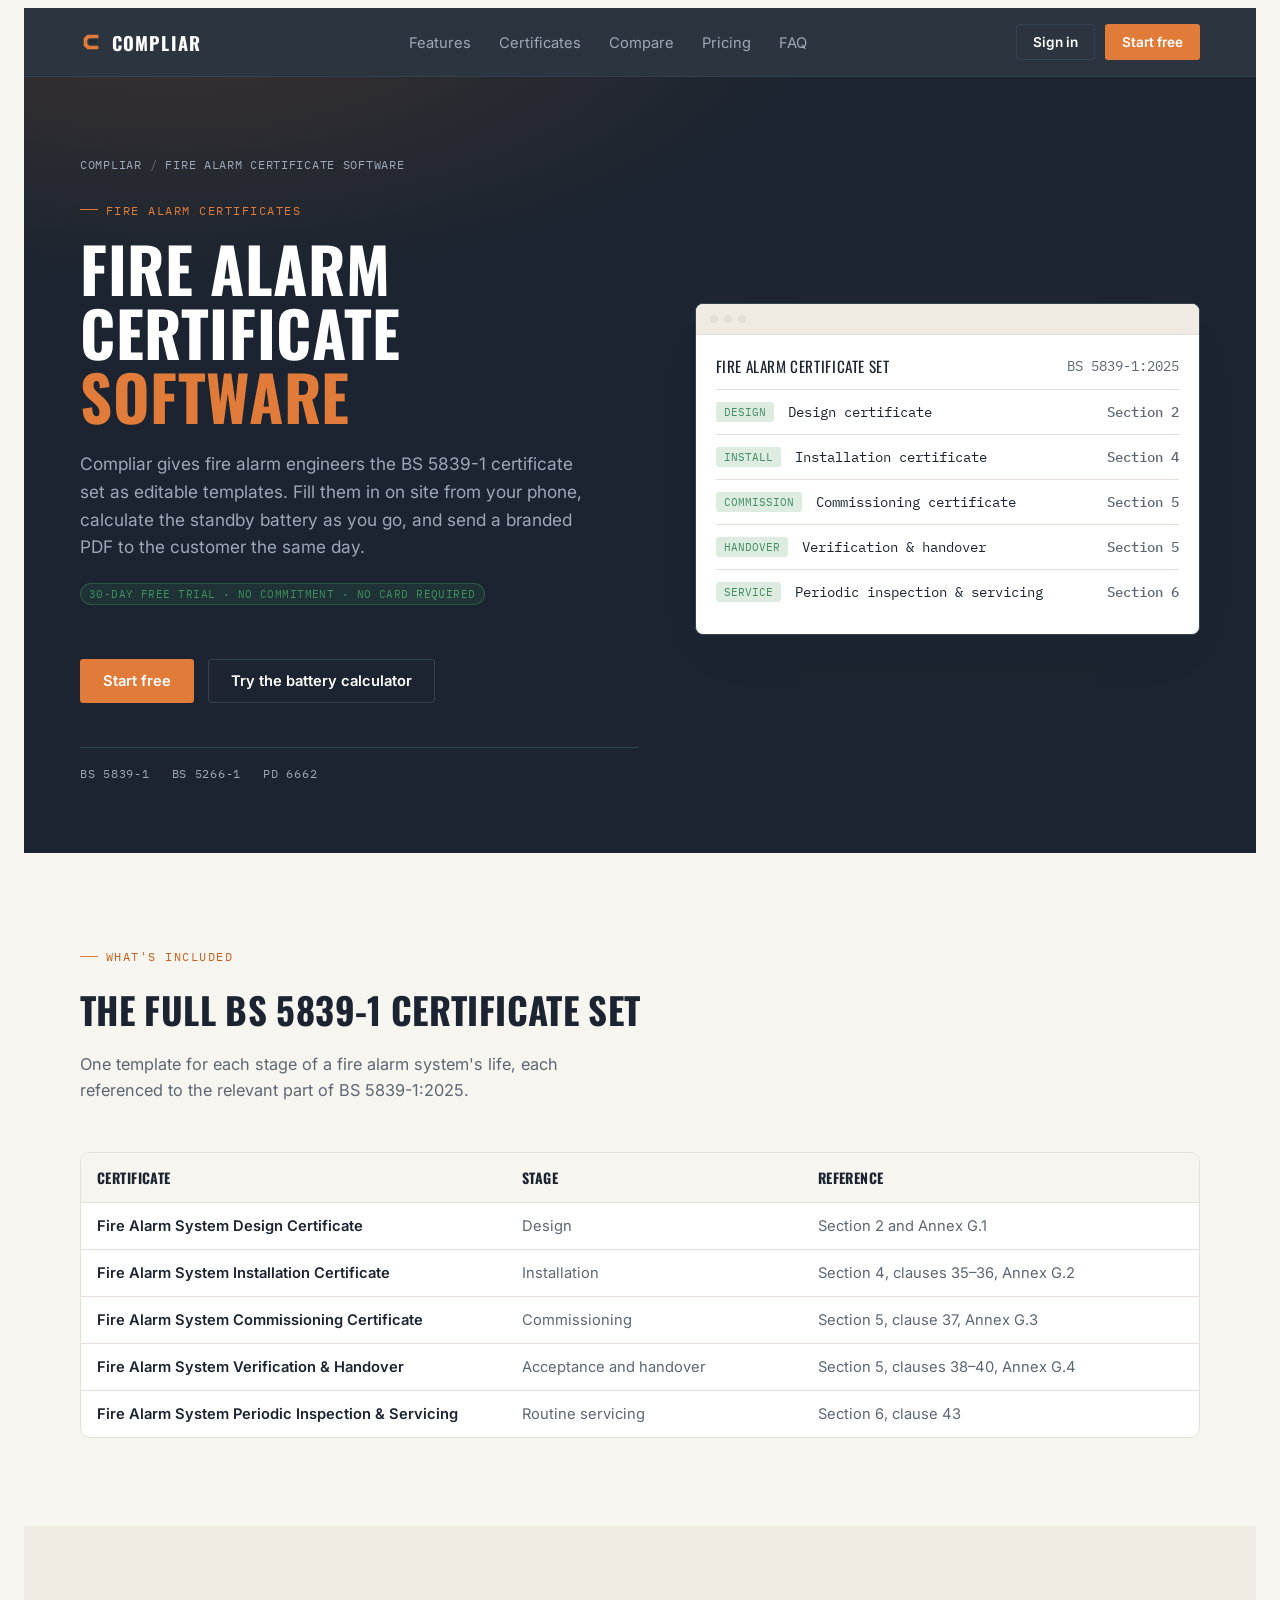
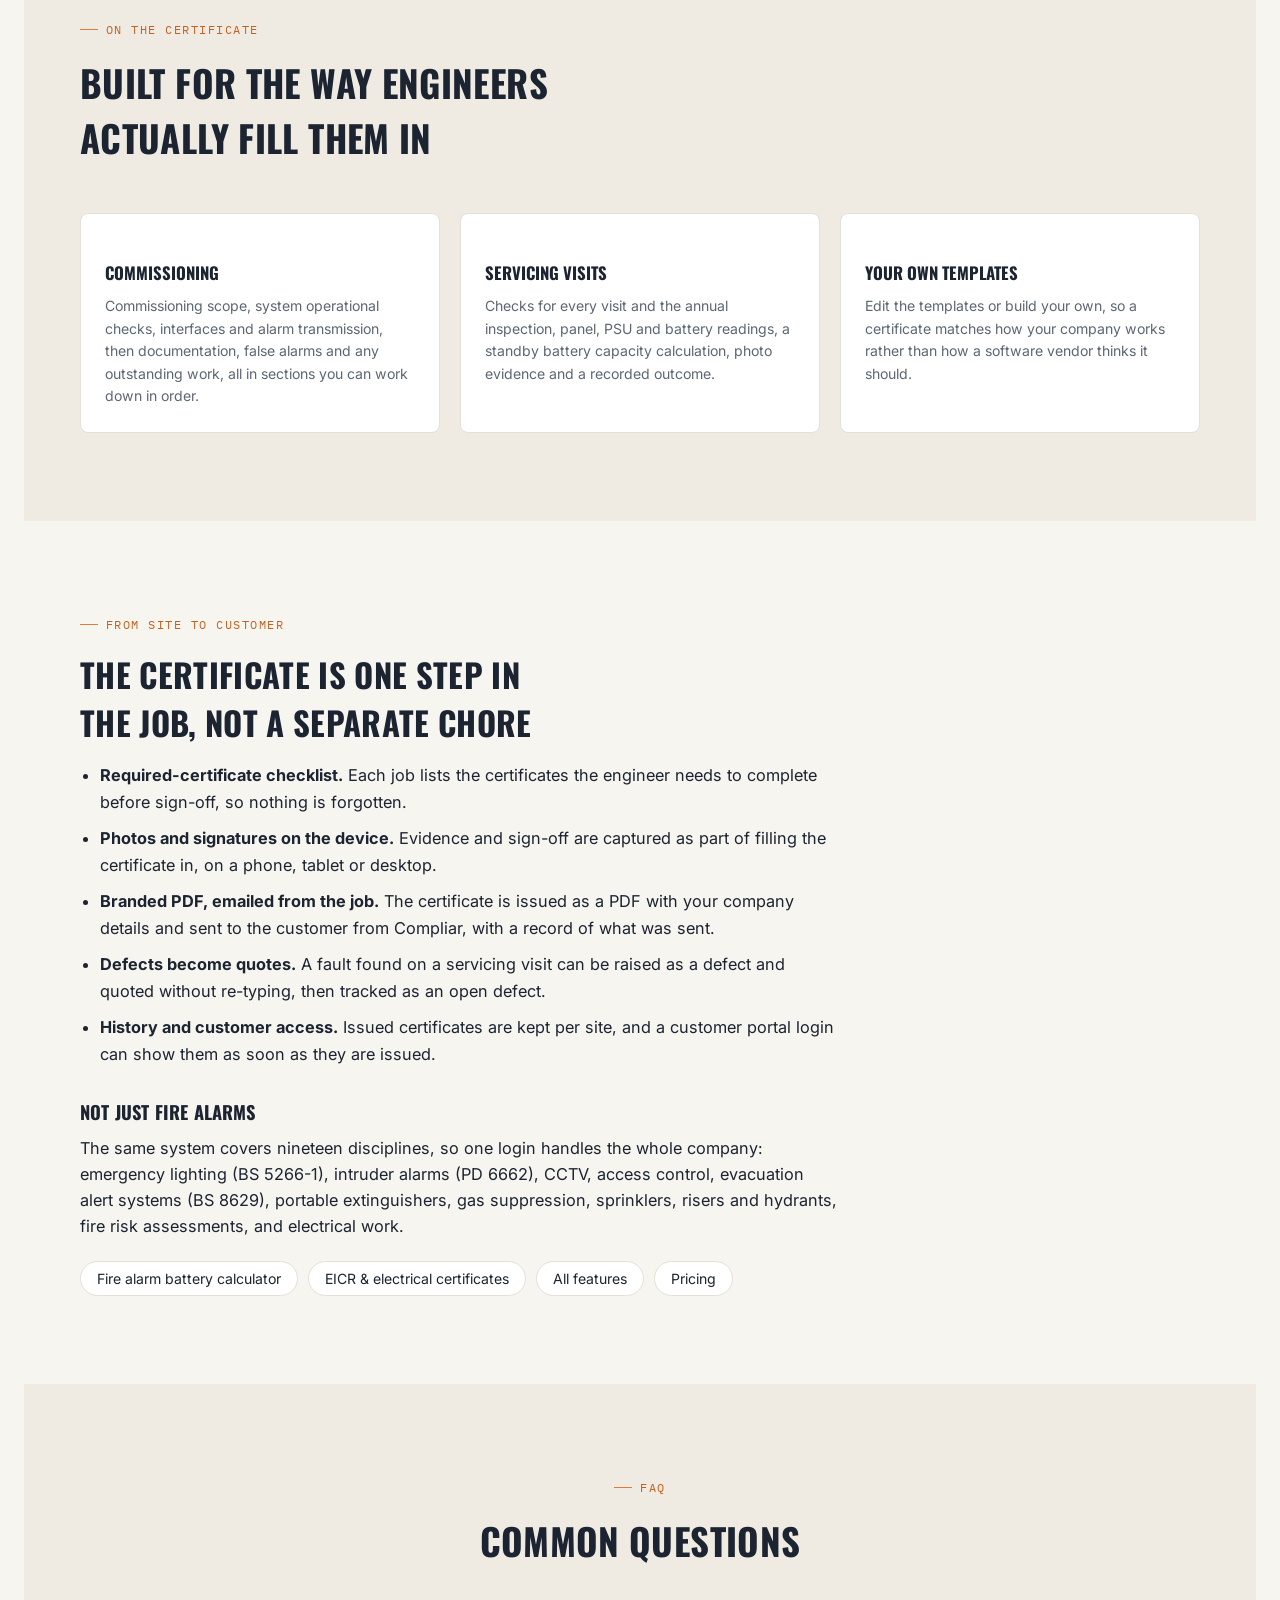
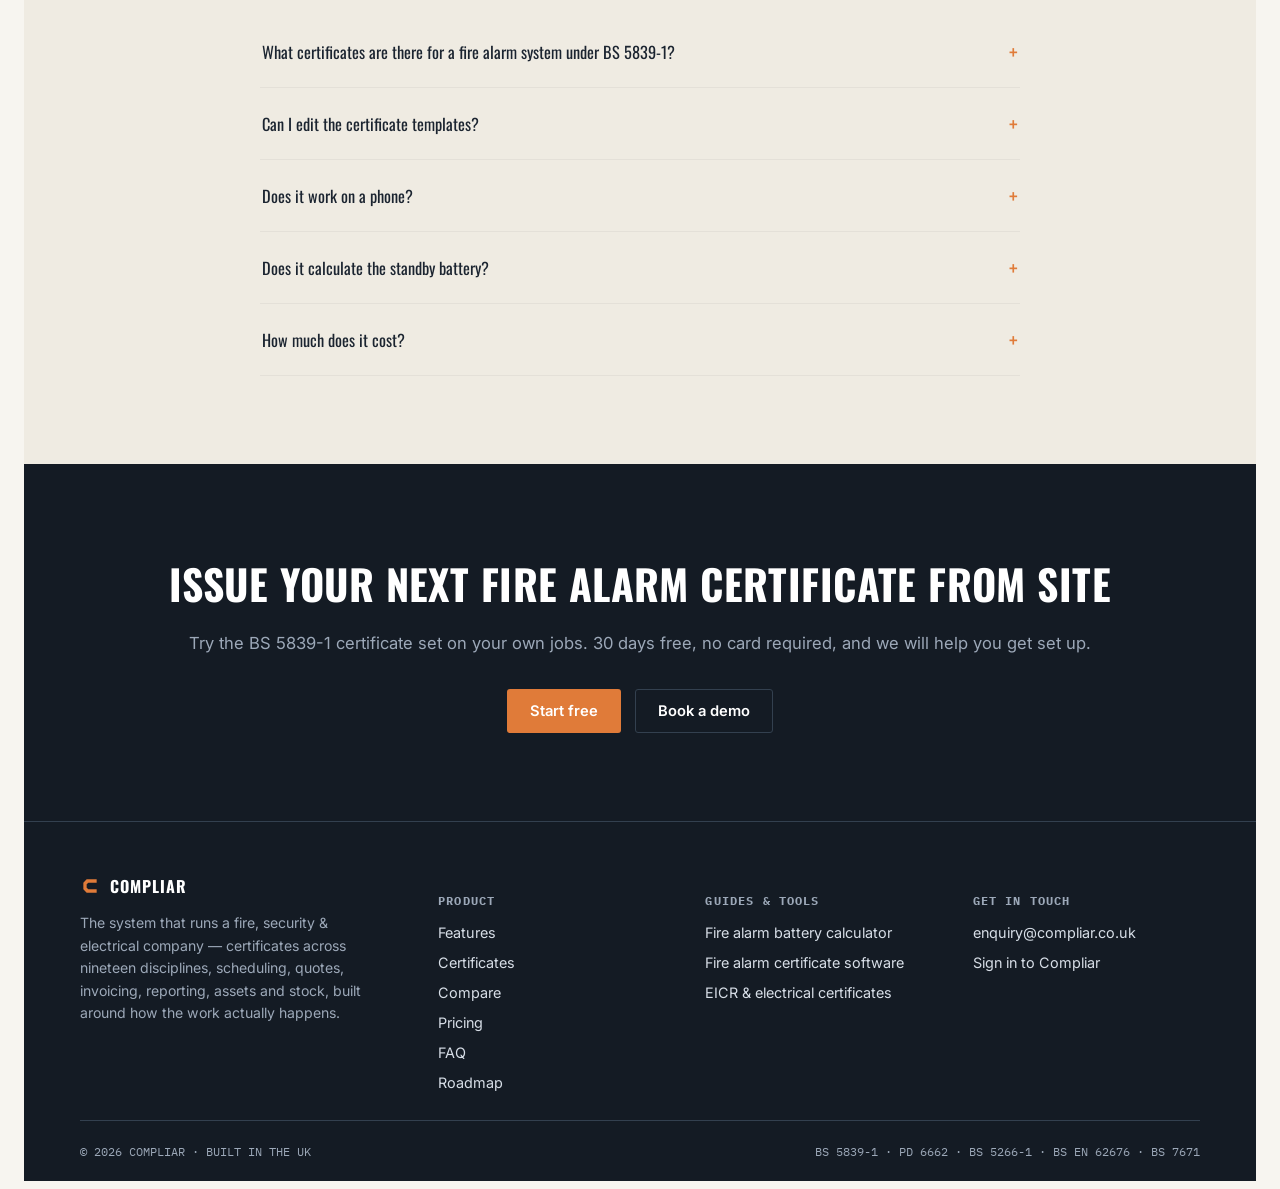
<file: fire-alarm-certificate-software/index.html>
<!doctype html>
<html lang="en">
<head>
<meta charset="UTF-8">
<meta name="viewport" content="width=device-width, initial-scale=1">
<title>Fire Alarm Certificate Software | BS 5839-1 — Compliar</title>
<meta name="description" content="Issue BS 5839-1:2025 fire alarm design, installation, commissioning, verification and servicing certificates from your phone, with battery sizing and branded PDFs. 30-day free trial.">
<link rel="canonical" href="https://compliar.co.uk/fire-alarm-certificate-software/">
<meta name="theme-color" content="#1B2430">
<link rel="icon" href="data:image/svg+xml,%3Csvg xmlns='http://www.w3.org/2000/svg' viewBox='0 0 24 24'%3E%3Crect width='24' height='24' rx='5' fill='%231B2430'/%3E%3Cpath d='M20 4H8L4 8V16L8 20H20V16H10L8 14V10L10 8H20V4Z' fill='%23E07B39'/%3E%3C/svg%3E">
<meta property="og:type" content="website">
<meta property="og:site_name" content="Compliar">
<meta property="og:title" content="Fire Alarm Certificate Software | BS 5839-1 Certificates — Compliar">
<meta property="og:description" content="Issue BS 5839-1:2025 fire alarm design, installation, commissioning, verification and servicing certificates from your phone, with battery sizing and branded PDFs. 30-day free trial.">
<meta property="og:url" content="https://compliar.co.uk/fire-alarm-certificate-software/">
<meta property="og:image" content="https://compliar.co.uk/og.png">
<meta property="og:image:width" content="1200">
<meta property="og:image:height" content="630">
<meta property="og:image:alt" content="Compliar — software for fire, security and electrical contractors">
<meta name="twitter:card" content="summary_large_image">
<meta name="twitter:image" content="https://compliar.co.uk/og.png">
<meta name="twitter:title" content="Fire Alarm Certificate Software | BS 5839-1 Certificates — Compliar">
<meta name="twitter:description" content="Issue BS 5839-1:2025 fire alarm design, installation, commissioning, verification and servicing certificates from your phone, with battery sizing and branded PDFs. 30-day free trial.">
<script type="application/ld+json">
[
 {
  "@context": "https://schema.org",
  "@type": "BreadcrumbList",
  "itemListElement": [
   {
    "@type": "ListItem",
    "position": 1,
    "name": "Compliar",
    "item": "https://compliar.co.uk/"
   },
   {
    "@type": "ListItem",
    "position": 2,
    "name": "Fire alarm certificate software",
    "item": "https://compliar.co.uk/fire-alarm-certificate-software/"
   }
  ]
 },
 {
  "@context": "https://schema.org",
  "@type": "FAQPage",
  "mainEntity": [
   {
    "@type": "Question",
    "name": "What certificates are there for a fire alarm system under BS 5839-1?",
    "acceptedAnswer": {
     "@type": "Answer",
     "text": "BS 5839-1 provides for a certificate at each stage: design, installation, commissioning and acceptance or handover, with routine servicing recorded on an inspection and servicing certificate. Compliar has a template for each of these, referenced to the relevant part of BS 5839-1:2025. Always check what your contract or specification requires on top."
    }
   },
   {
    "@type": "Question",
    "name": "Can I edit the certificate templates?",
    "acceptedAnswer": {
     "@type": "Answer",
     "text": "Yes. You can edit the templates that come with Compliar or build your own, so you are not waiting on a software vendor to change a form."
    }
   },
   {
    "@type": "Question",
    "name": "Does it work on a phone?",
    "acceptedAnswer": {
     "@type": "Answer",
     "text": "Yes. The field app runs in your phone's browser, so there is nothing to install from an app store. It needs a mobile signal on site: there is no offline mode yet."
    }
   },
   {
    "@type": "Question",
    "name": "Does it calculate the standby battery?",
    "acceptedAnswer": {
     "@type": "Answer",
     "text": "Yes. The servicing certificate includes a standby battery capacity calculation next to the panel, PSU and battery readings. You can try the same method on our free fire alarm battery calculator."
    }
   },
   {
    "@type": "Question",
    "name": "How much does it cost?",
    "acceptedAnswer": {
     "@type": "Answer",
     "text": "£105 + VAT a month covers your first three users, then £35 + VAT per extra user, with everything included. Every account starts with a 30-day free trial and no card is needed."
    }
   }
  ]
 }
]
</script>
<link rel="preconnect" href="https://fonts.googleapis.com">
<link rel="preconnect" href="https://fonts.gstatic.com" crossorigin>
<link href="https://fonts.googleapis.com/css2?family=Oswald:wght@500;700&family=Inter:wght@400;500;600;700&family=IBM+Plex+Mono:wght@400;500;600&display=swap" rel="stylesheet">
<link rel="stylesheet" href="/site.css">
</head>
<body>

<header class="nav">
  <div class="wrap nav-inner">
    <a class="brand" href="/">
      <svg width="22" height="22" viewBox="0 0 24 24" fill="none" xmlns="http://www.w3.org/2000/svg" aria-hidden="true">
        <path d="M20 4H8L4 8V16L8 20H20V16H10L8 14V10L10 8H20V4Z" fill="#E07B39"/>
        <path d="M11 10H18V14H11L10 13V11L11 10Z" fill="#1B2430" opacity="0.55"/>
      </svg>
      Compliar
    </a>
    <ul class="nav-links">
      <li><a href="/#features">Features</a></li>
      <li><a href="/#certificates">Certificates</a></li>
      <li><a href="/#compare">Compare</a></li>
      <li><a href="/#pricing">Pricing</a></li>
      <li><a href="/#faq">FAQ</a></li>
    </ul>
    <div class="nav-cta">
      <a class="btn btn-ghost-on-navy btn-sm" href="https://app.compliar.co.uk" target="_blank" rel="noopener">Sign in</a>
      <a class="btn btn-primary btn-sm" href="https://app.compliar.co.uk" target="_blank" rel="noopener">Start free</a>
    </div>
  </div>
</header>

<main id="top">

  <section class="hero sub-hero">
    <div class="wrap hero-grid">
      <div>
        <div class="crumbs"><a href="/">Compliar</a><i>/</i>Fire alarm certificate software</div>
        <div class="eyebrow">Fire alarm certificates</div>
        <h1>Fire alarm certificate <span>software</span></h1>
        <p class="hero-sub">Compliar gives fire alarm engineers the BS 5839-1 certificate set as editable templates. Fill them in on site from your phone, calculate the standby battery as you go, and send a branded PDF to the customer the same day.</p>
        <div class="calc-badge" style="display:inline-flex;margin-bottom:22px;">30-DAY FREE TRIAL · NO COMMITMENT · NO CARD REQUIRED</div>
        <div class="hero-ctas">
          <a class="btn btn-primary" href="https://app.compliar.co.uk" target="_blank" rel="noopener">Start free</a>
          <a class="btn btn-ghost-on-navy" href="/fire-alarm-battery-calculator/">Try the battery calculator</a>
        </div>
        <div class="standards"><span>BS 5839-1</span><span>BS 5266-1</span><span>PD 6662</span></div>
      </div>
      <div class="mock" style="border-color:var(--line-on-navy);">
        <div class="mock-bar"><span></span><span></span><span></span></div>
        <div class="mock-body">
          <div class="doc-row" style="padding-top:0;"><span class="calc-title" style="color:var(--ink);">Fire alarm certificate set</span><span class="doc-amt" style="font-weight:400;color:var(--muted);">BS 5839-1:2025</span></div>
            <div class="doc-row"><span class="doc-tag sales">DESIGN</span><span class="doc-num">Design certificate</span><span class="doc-amt">Section 2</span></div>
            <div class="doc-row"><span class="doc-tag sales">INSTALL</span><span class="doc-num">Installation certificate</span><span class="doc-amt">Section 4</span></div>
            <div class="doc-row"><span class="doc-tag sales">COMMISSION</span><span class="doc-num">Commissioning certificate</span><span class="doc-amt">Section 5</span></div>
            <div class="doc-row"><span class="doc-tag sales">HANDOVER</span><span class="doc-num">Verification &amp; handover</span><span class="doc-amt">Section 5</span></div>
            <div class="doc-row"><span class="doc-tag sales">SERVICE</span><span class="doc-num">Periodic inspection &amp; servicing</span><span class="doc-amt">Section 6</span></div>
        </div>
      </div>
    </div>
  </section>


  <!-- THE SET -->
  <section class="band">
    <div class="wrap">
      <div class="section-head">
        <div class="eyebrow">What's included</div>
        <h2>The full <span class="nw">BS 5839-1</span> certificate set</h2>
        <p>One template for each stage of a fire alarm system's life, each referenced to the relevant part of BS 5839-1:2025.</p>
      </div>
      <div class="tbl-wrap">
        <table class="tbl">
          <thead><tr><th>Certificate</th><th>Stage</th><th>Reference</th></tr></thead>
          <tbody>
            <tr><th scope="row">Fire Alarm System Design Certificate</th><td>Design</td><td>Section 2 and Annex G.1</td></tr>
            <tr><th scope="row">Fire Alarm System Installation Certificate</th><td>Installation</td><td>Section 4, clauses 35–36, Annex G.2</td></tr>
            <tr><th scope="row">Fire Alarm System Commissioning Certificate</th><td>Commissioning</td><td>Section 5, clause 37, Annex G.3</td></tr>
            <tr><th scope="row">Fire Alarm System Verification &amp; Handover</th><td>Acceptance and handover</td><td>Section 5, clauses 38–40, Annex G.4</td></tr>
            <tr><th scope="row">Fire Alarm System Periodic Inspection &amp; Servicing</th><td>Routine servicing</td><td>Section 6, clause 43</td></tr>
          </tbody>
        </table>
      </div>
    </div>
  </section>

  <!-- WHAT'S ON IT -->
  <section class="band" style="background:var(--cream-2);">
    <div class="wrap">
      <div class="section-head">
        <div class="eyebrow">On the certificate</div>
        <h2>Built for the way engineers actually fill them in</h2>
      </div>
      <div class="card-grid">
        <div class="roadmap-card">
          <h4>Commissioning</h4>
          <p>Commissioning scope, system operational checks, interfaces and alarm transmission, then documentation, false alarms and any outstanding work, all in sections you can work down in order.</p>
        </div>
        <div class="roadmap-card">
          <h4>Servicing visits</h4>
          <p>Checks for every visit and the annual inspection, panel, PSU and battery readings, a standby battery capacity calculation, photo evidence and a recorded outcome.</p>
        </div>
        <div class="roadmap-card">
          <h4>Your own templates</h4>
          <p>Edit the templates or build your own, so a certificate matches how your company works rather than how a software vendor thinks it should.</p>
        </div>
      </div>
    </div>
  </section>

  <!-- WORKFLOW -->
  <section class="band">
    <div class="wrap">
      <div class="prose">
        <div class="eyebrow" style="color:var(--orange-deep);">From site to customer</div>
        <h2>The certificate is one step in the job, not a separate chore</h2>
        <ul>
          <li><strong>Required-certificate checklist.</strong> Each job lists the certificates the engineer needs to complete before sign-off, so nothing is forgotten.</li>
          <li><strong>Photos and signatures on the device.</strong> Evidence and sign-off are captured as part of filling the certificate in, on a phone, tablet or desktop.</li>
          <li><strong>Branded PDF, emailed from the job.</strong> The certificate is issued as a PDF with your company details and sent to the customer from Compliar, with a record of what was sent.</li>
          <li><strong>Defects become quotes.</strong> A fault found on a servicing visit can be raised as a defect and quoted without re-typing, then tracked as an open defect.</li>
          <li><strong>History and customer access.</strong> Issued certificates are kept per site, and a customer portal login can show them as soon as they are issued.</li>
        </ul>
        <h3>Not just fire alarms</h3>
        <p>The same system covers nineteen disciplines, so one login handles the whole company: emergency lighting (BS 5266-1), intruder alarms (PD 6662), CCTV, access control, evacuation alert systems (BS 8629), portable extinguishers, gas suppression, sprinklers, risers and hydrants, fire risk assessments, and electrical work.</p>
        <div class="more-links">
          <a href="/fire-alarm-battery-calculator/">Fire alarm battery calculator</a>
          <a href="/eicr-and-electrical-certificate-software/">EICR &amp; electrical certificates</a>
          <a href="/#features">All features</a>
          <a href="/#pricing">Pricing</a>
        </div>
      </div>
    </div>
  </section>

  <!-- FAQ -->
  <section class="band faq" id="faq">
    <div class="wrap">
      <div class="section-head center">
        <div class="eyebrow">FAQ</div>
        <h2>Common questions</h2>
      </div>
      <div class="faq-list">
        <details class="faq-item">
          <summary>What certificates are there for a fire alarm system under BS 5839-1?</summary>
          <p>BS 5839-1 provides for a certificate at each stage: design, installation, commissioning and acceptance or handover, with routine servicing recorded on an inspection and servicing certificate. Compliar has a template for each of these, referenced to the relevant part of BS 5839-1:2025. Always check what your contract or specification requires on top.</p>
        </details>
        <details class="faq-item">
          <summary>Can I edit the certificate templates?</summary>
          <p>Yes. You can edit the templates that come with Compliar or build your own, so you are not waiting on a software vendor to change a form.</p>
        </details>
        <details class="faq-item">
          <summary>Does it work on a phone?</summary>
          <p>Yes. The field app runs in your phone's browser, so there is nothing to install from an app store. It needs a mobile signal on site: there is no offline mode yet.</p>
        </details>
        <details class="faq-item">
          <summary>Does it calculate the standby battery?</summary>
          <p>Yes. The servicing certificate includes a standby battery capacity calculation next to the panel, PSU and battery readings. You can try the same method on our <a href="/fire-alarm-battery-calculator/">free fire alarm battery calculator</a>.</p>
        </details>
        <details class="faq-item">
          <summary>How much does it cost?</summary>
          <p>£105 + VAT a month covers your first three users, then £35 + VAT per extra user, with everything included. Every account starts with a 30-day free trial and no card is needed.</p>
        </details>
      </div>
    </div>
  </section>

  <!-- FINAL CTA -->
  <section class="final-cta band">
    <div class="wrap">
      <h2>Issue your next fire alarm certificate from site</h2>
      <p>Try the BS 5839-1 certificate set on your own jobs. 30 days free, no card required, and we will help you get set up.</p>
      <div class="final-ctas">
        <a class="btn btn-primary" href="https://app.compliar.co.uk" target="_blank" rel="noopener">Start free</a>
        <a class="btn btn-ghost-on-navy" href="mailto:enquiry@compliar.co.uk?subject=Compliar%20demo%20request">Book a demo</a>
      </div>
    </div>
  </section>

</main>

<footer>
  <div class="wrap foot-grid">
    <div>
      <div class="foot-brand">
        <svg width="20" height="20" viewBox="0 0 24 24" fill="none"><path d="M20 4H8L4 8V16L8 20H20V16H10L8 14V10L10 8H20V4Z" fill="#E07B39"/></svg>
        Compliar
      </div>
      <p style="max-width:34ch;font-size:0.88rem;color:var(--muted-on-navy);">The system that runs a fire, security &amp; electrical company — certificates across nineteen disciplines, scheduling, quotes, invoicing, reporting, assets and stock, built around how the work actually happens.</p>
    </div>
    <div class="foot-col">
      <h5>Product</h5>
      <ul>
        <li><a href="/#features">Features</a></li>
        <li><a href="/#certificates">Certificates</a></li>
        <li><a href="/#compare">Compare</a></li>
        <li><a href="/#pricing">Pricing</a></li>
        <li><a href="/#faq">FAQ</a></li>
        <li><a href="/#roadmap">Roadmap</a></li>
      </ul>
    </div>
    <div class="foot-col">
      <h5>Guides &amp; tools</h5>
      <ul>
        <li><a href="/fire-alarm-battery-calculator/">Fire alarm battery calculator</a></li>
        <li><a href="/fire-alarm-certificate-software/">Fire alarm certificate software</a></li>
        <li><a href="/eicr-and-electrical-certificate-software/">EICR &amp; electrical certificates</a></li>
      </ul>
    </div>
    <div class="foot-col">
      <h5>Get in touch</h5>
      <ul>
        <li><a href="mailto:enquiry@compliar.co.uk">enquiry@compliar.co.uk</a></li>
        <li><a href="https://app.compliar.co.uk" target="_blank" rel="noopener">Sign in to Compliar</a></li>
      </ul>
    </div>
  </div>
  <div class="wrap foot-bottom">
    <span>© 2026 COMPLIAR · BUILT IN THE UK</span>
    <span>BS 5839-1 · PD 6662 · BS 5266-1 · BS EN 62676 · BS 7671</span>
  </div>
</footer>

</body>
</html>
</file>
<file: site.css>
:root{
    --navy:#1B2430;
    --navy-2:#232E3D;
    --navy-3:#141B24;
    --cream:#F7F5F0;
    --cream-2:#EFEBE2;
    --ink:#1B2430;
    --muted:#5C6773;
    --muted-on-navy:#9CA8B8;
    --line:#E4E0D8;
    --line-on-navy:#33404F;
    --orange:#E07B39;
    --orange-deep:#C4611F;
    --orange-tint:#FBE9DB;
    --good:#3F8F5F;
  }

  *{box-sizing:border-box;}
  body{
    background:var(--cream);
    color:var(--ink);
    font-family:'Inter',system-ui,-apple-system,"Segoe UI",sans-serif;
    padding-left:max(16px, env(safe-area-inset-left,0px));
    padding-right:max(16px, env(safe-area-inset-right,0px));
    -webkit-font-smoothing:antialiased;
  }
  h1,h2,h3,.display{
    font-family:'Oswald',system-ui,sans-serif;
    text-transform:uppercase;
    letter-spacing:0.01em;
    font-weight:700;
    text-wrap:balance;
    margin:0;
  }
  p{margin:0;line-height:1.6;}
  a{color:inherit;}
  .mono{font-family:'IBM Plex Mono',ui-monospace,monospace;font-variant-numeric:tabular-nums;}
  .wrap{max-width:1120px;margin:0 auto;}
  .band{padding-block:88px;}
  .band-tight{padding-block:56px;}
  @media (max-width:640px){
    .band{padding-block:56px;}
    .band-tight{padding-block:40px;}
  }

  /* ---------- nav ---------- */
  header.nav{
    position:sticky;
    top:env(safe-area-inset-top,0px);
    z-index:50;
    background:rgba(27,36,48,0.92);
    backdrop-filter:blur(8px);
    border-bottom:1px solid var(--line-on-navy);
  }
  .nav-inner{
    max-width:1120px;margin:0 auto;
    display:flex;align-items:center;justify-content:space-between;
    padding-block:16px;
    gap:16px;
  }
  .brand{
    display:flex;align-items:center;gap:10px;
    font-family:'Oswald',sans-serif;font-weight:700;
    font-size:1.15rem;letter-spacing:0.06em;
    color:#fff;text-decoration:none;
    text-transform:uppercase;
    white-space:nowrap;
  }
  .brand svg{flex:none;}
  .nav-links{
    display:flex;gap:28px;align-items:center;
    list-style:none;margin:0;padding:0;
  }
  .nav-links a{
    color:var(--muted-on-navy);text-decoration:none;font-size:0.92rem;
    transition:color .15s;
  }
  .nav-links a:hover{color:#fff;}
  .nav-cta{display:flex;gap:10px;align-items:center;}
  @media (max-width:760px){
    .nav-links{display:none;}
  }

  .btn{
    display:inline-flex;align-items:center;justify-content:center;gap:8px;
    padding:12px 22px;
    border-radius:3px;
    font-family:'Inter',sans-serif;font-weight:600;font-size:0.92rem;
    text-decoration:none;
    border:1px solid transparent;
    cursor:pointer;
    transition:transform .12s ease, background .15s, border-color .15s, color .15s;
    white-space:nowrap;
  }
  .btn:active{transform:translateY(1px);}
  .btn-primary{background:var(--orange);color:#fff;}
  .btn-primary:hover{background:var(--orange-deep);}
  .btn-ghost-on-navy{background:transparent;color:#fff;border-color:var(--line-on-navy);}
  .btn-ghost-on-navy:hover{border-color:#fff;}
  .btn-ghost-on-cream{background:transparent;color:var(--ink);border-color:var(--line);}
  .btn-ghost-on-cream:hover{border-color:var(--ink);}
  .btn-sm{padding:9px 16px;font-size:0.85rem;}

  /* ---------- hero ---------- */
  .hero{
    background:
      radial-gradient(1100px 480px at 12% -10%, rgba(224,123,57,0.16), transparent 60%),
      var(--navy);
    color:#fff;
    padding-top:72px;
    padding-bottom:0;
  }
  .hero-grid{
    display:grid;
    grid-template-columns:1.05fr 0.95fr;
    gap:56px;
    align-items:center;
    padding-block:56px 0;
  }
  @media (max-width:900px){
    .hero-grid{grid-template-columns:1fr;gap:40px;}
  }
  .eyebrow{
    display:inline-flex;align-items:center;gap:8px;
    color:var(--orange);
    font-family:'IBM Plex Mono',monospace;
    font-size:0.78rem;letter-spacing:0.12em;text-transform:uppercase;
    margin-bottom:18px;
  }
  .eyebrow::before{
    content:"";width:18px;height:1px;background:var(--orange);
  }
  .hero h1{
    font-size:clamp(2.4rem, 5.2vw, 3.9rem);
    line-height:1.03;
    color:#fff;
  }
  .hero h1 span{color:var(--orange);}
  .hero-sub{
    margin-top:22px;
    max-width:46ch;
    font-size:1.08rem;
    color:var(--muted-on-navy);
  }
  .hero-ctas{
    display:flex;gap:14px;margin-top:32px;flex-wrap:wrap;
  }
  .standards{
    margin-top:44px;
    display:flex;gap:22px;flex-wrap:wrap;
    font-family:'IBM Plex Mono',monospace;
    font-size:0.76rem;letter-spacing:0.06em;
    color:var(--muted-on-navy);
    border-top:1px solid var(--line-on-navy);
    padding-top:18px;
  }

  /* ---------- battery calc widget ---------- */
  .calc-card{
    background:var(--navy-2);
    border:1px solid var(--line-on-navy);
    border-radius:6px;
    padding:26px;
    box-shadow:0 30px 60px -30px rgba(0,0,0,0.6);
  }
  .calc-head{
    display:flex;align-items:center;justify-content:space-between;
    margin-bottom:6px;
  }
  .calc-title{
    font-family:'Oswald',sans-serif;text-transform:uppercase;
    font-size:0.95rem;letter-spacing:0.04em;color:#fff;
  }
  .calc-badge{
    font-family:'IBM Plex Mono',monospace;font-size:0.68rem;
    color:var(--good);background:rgba(63,143,95,0.15);
    border:1px solid rgba(63,143,95,0.4);
    padding:3px 8px;border-radius:20px;letter-spacing:0.04em;
  }
  .calc-desc{color:var(--muted-on-navy);font-size:0.85rem;margin-top:6px;margin-bottom:22px;}
  .calc-row{margin-bottom:18px;}
  .calc-row label{
    display:flex;justify-content:space-between;
    font-size:0.82rem;color:var(--muted-on-navy);margin-bottom:8px;
  }
  .calc-row label .val{color:#fff;font-family:'IBM Plex Mono',monospace;}
  .calc-row input[type=range]{
    width:100%;accent-color:var(--orange);height:4px;
  }
  .calc-result{
    margin-top:22px;padding-top:20px;border-top:1px solid var(--line-on-navy);
    display:flex;align-items:baseline;justify-content:space-between;
  }
  .calc-result .lbl{font-size:0.8rem;color:var(--muted-on-navy);}
  .calc-result .out{
    font-family:'IBM Plex Mono',monospace;font-size:1.9rem;color:var(--orange);font-weight:600;
  }
  .calc-result .unit{font-size:0.95rem;color:var(--muted-on-navy);margin-left:4px;}
  .calc-note{margin-top:14px;font-size:0.72rem;color:var(--muted-on-navy);opacity:0.8;}

  /* ---------- section headers ---------- */
  .section-head{max-width:640px;margin-bottom:48px;}
  .section-head .eyebrow{color:var(--orange-deep);}
  .section-head h2{font-size:clamp(1.7rem,3vw,2.3rem);color:var(--ink);}
  .section-head p{margin-top:14px;color:var(--muted);font-size:1.02rem;max-width:56ch;}
  .section-head.on-navy h2{color:#fff;}
  .section-head.on-navy p{color:var(--muted-on-navy);}
  .section-head.on-navy .eyebrow{color:var(--orange);}
  .center{text-align:center;margin-left:auto;margin-right:auto;}

  /* ---------- why band ---------- */
  .why{background:var(--cream);}
  .why-grid{display:grid;grid-template-columns:1fr 1fr;gap:56px;align-items:start;}
  @media (max-width:840px){.why-grid{grid-template-columns:1fr;}}
  .why-copy p + p{margin-top:16px;}
  .why-copy{color:var(--ink);font-size:1.02rem;}
  .why-stats{display:grid;grid-template-columns:1fr 1fr;gap:1px;background:var(--line);border:1px solid var(--line);}
  .why-stat{background:var(--cream);padding:22px;}
  .why-stat .n{font-family:'Oswald',sans-serif;font-size:2rem;color:var(--orange-deep);}
  .why-stat .l{font-size:0.82rem;color:var(--muted);margin-top:6px;}

  /* ---------- features ---------- */
  .feature-row{
    display:grid;grid-template-columns:1fr 1fr;gap:64px;align-items:center;
    padding-block:64px;
    border-top:1px solid var(--line);
  }
  .feature-row:first-of-type{border-top:none;}
  .feature-row.reverse .feat-copy{order:2;}
  .feature-row.reverse .feat-visual{order:1;}
  @media (max-width:860px){
    .feature-row, .feature-row.reverse{grid-template-columns:1fr;gap:32px;}
    .feature-row.reverse .feat-copy, .feature-row.reverse .feat-visual{order:initial;}
    .feature-row{padding-block:44px;}
  }
  .feat-tag{
    display:inline-block;font-family:'IBM Plex Mono',monospace;font-size:0.72rem;
    letter-spacing:0.1em;text-transform:uppercase;color:var(--orange-deep);
    background:var(--orange-tint);padding:4px 10px;border-radius:3px;margin-bottom:16px;
  }
  .feat-copy h3{font-size:clamp(1.35rem,2.4vw,1.7rem);color:var(--ink);margin-bottom:14px;}
  .feat-copy p{color:var(--muted);font-size:1rem;margin-bottom:18px;}
  .feat-list{list-style:none;margin:0;padding:0;display:flex;flex-direction:column;gap:10px;}
  .feat-list li{
    display:flex;gap:10px;align-items:flex-start;font-size:0.94rem;color:var(--ink);
  }
  .feat-list li svg{flex:none;margin-top:3px;color:var(--good);}

  /* generic mock frame */
  .mock{
    background:#fff;border:1px solid var(--line);border-radius:8px;
    overflow:hidden;box-shadow:0 24px 48px -28px rgba(27,36,48,0.28);
  }
  .mock-bar{
    display:flex;gap:6px;padding:11px 14px;border-bottom:1px solid var(--line);background:var(--cream-2);
  }
  .mock-bar span{width:8px;height:8px;border-radius:50%;background:var(--line);}
  .mock-body{padding:20px;}

  /* calendar mock */
  .cal-grid{display:grid;grid-template-columns:repeat(7,1fr);gap:5px;}
  .cal-cell{
    aspect-ratio:1;border:1px solid var(--line);border-radius:4px;
    font-family:'IBM Plex Mono',monospace;font-size:0.62rem;color:var(--muted);
    padding:4px;position:relative;background:#fff;
  }
  .cal-cell.has-job{background:var(--orange-tint);border-color:#F0C6A4;}
  .cal-cell .dot{
    width:6px;height:6px;border-radius:50%;background:var(--orange);
    position:absolute;bottom:5px;left:5px;
  }
  .cal-legend{display:flex;gap:16px;margin-top:14px;font-size:0.72rem;color:var(--muted);}
  .cal-legend span{display:inline-flex;align-items:center;gap:6px;}
  .cal-legend i{width:8px;height:8px;border-radius:50%;background:var(--orange);display:inline-block;}

  /* certificate mock */
  .cert-field{
    display:flex;justify-content:space-between;padding:9px 0;border-bottom:1px dashed var(--line);
    font-size:0.85rem;
  }
  .cert-field .k{color:var(--muted);}
  .cert-field .v{font-family:'IBM Plex Mono',monospace;color:var(--ink);}
  .cert-result-chip{
    margin-top:16px;background:var(--navy);color:#fff;border-radius:6px;
    padding:14px 16px;display:flex;justify-content:space-between;align-items:center;
  }
  .cert-result-chip .k{font-size:0.78rem;color:var(--muted-on-navy);}
  .cert-result-chip .v{font-family:'IBM Plex Mono',monospace;font-size:1.15rem;color:var(--orange);}

  /* quotes mock */
  .doc-row{
    display:flex;justify-content:space-between;align-items:center;
    padding:12px 0;border-bottom:1px solid var(--line);font-size:0.86rem;
  }
  .doc-row:last-child{border-bottom:none;}
  .doc-tag{
    font-family:'IBM Plex Mono',monospace;font-size:0.7rem;padding:3px 8px;border-radius:3px;
  }
  .doc-tag.sales{background:#DDEBE1;color:var(--good);}
  .doc-tag.defect{background:var(--orange-tint);color:var(--orange-deep);}
  .doc-num{font-family:'IBM Plex Mono',monospace;color:var(--muted);}
  .doc-amt{font-family:'IBM Plex Mono',monospace;font-weight:600;}

  /* phone mock */
  .phone{
    max-width:270px;margin:0 auto;
    background:var(--navy);border-radius:22px;padding:14px;
    box-shadow:0 24px 48px -28px rgba(27,36,48,0.4);
  }
  .phone-screen{background:#fff;border-radius:14px;padding:16px;}
  .phone-head{font-family:'Oswald',sans-serif;text-transform:uppercase;font-size:0.85rem;letter-spacing:0.04em;color:var(--ink);margin-bottom:3px;}
  .phone-sub{font-size:0.72rem;color:var(--muted);margin-bottom:14px;}
  .job-card{
    border:1px solid var(--line);border-radius:8px;padding:12px;margin-bottom:10px;
  }
  .job-card .t{font-size:0.82rem;font-weight:600;color:var(--ink);}
  .job-card .a{font-size:0.72rem;color:var(--muted);margin-top:3px;}
  .job-card .s{
    display:inline-block;margin-top:8px;font-family:'IBM Plex Mono',monospace;font-size:0.65rem;
    padding:2px 7px;border-radius:20px;
  }
  .s.pending{background:var(--orange-tint);color:var(--orange-deep);}
  .s.done{background:#DDEBE1;color:var(--good);}

  /* asset list mock */
  .asset-row{display:flex;align-items:center;gap:12px;padding:11px 0;border-bottom:1px solid var(--line);}
  .asset-row:last-child{border-bottom:none;}
  .asset-icon{
    width:30px;height:30px;border-radius:6px;background:var(--cream-2);
    display:flex;align-items:center;justify-content:center;color:var(--orange-deep);flex:none;
  }
  .asset-name{font-size:0.85rem;color:var(--ink);}
  .asset-meta{font-size:0.72rem;color:var(--muted);}
  .asset-stock{margin-left:auto;font-family:'IBM Plex Mono',monospace;font-size:0.78rem;color:var(--muted);}

  /* comparison table */
  .cmp-wrap{overflow-x:auto;border:1px solid var(--line);border-radius:10px;background:#fff;margin-top:8px;}
  .cmp{width:100%;border-collapse:collapse;min-width:760px;font-size:0.9rem;}
  .cmp th,.cmp td{padding:14px 16px;text-align:left;border-bottom:1px solid var(--line);vertical-align:top;}
  .cmp thead th{font-family:'Oswald',sans-serif;text-transform:uppercase;font-size:0.9rem;letter-spacing:0.03em;color:var(--ink);background:var(--cream);}
  .cmp tbody th{font-weight:600;color:var(--ink);width:18%;}
  .cmp .us{background:var(--orange-tint);}
  .cmp thead th.us{color:var(--orange-deep);}
  .cmp td{color:var(--muted);}
  .cmp td.us{color:var(--ink);font-weight:500;}
  .cmp tbody tr:last-child th,.cmp tbody tr:last-child td{border-bottom:none;}
  .cmp-note{font-size:0.8rem;color:var(--muted);margin-top:14px;max-width:80ch;margin-left:auto;margin-right:auto;text-align:center;}
  .cmp-note a{color:var(--orange-deep);}

  /* site compliance lights */
  .tl{display:inline-block;width:11px;height:11px;border-radius:50%;margin-right:10px;vertical-align:-1px;box-shadow:0 0 0 3px rgba(27,36,48,0.06);}
  .tl.red{background:#C0392B;}
  .tl.amber{background:#E0A030;}
  .tl.green{background:#3E8E5A;}
  .doc-num{color:var(--ink);}
  .doc-row .doc-amt{font-weight:500;color:var(--muted);}

  /* trust band */
  .trust{background:var(--navy);color:#fff;}
  .trust-grid{display:grid;grid-template-columns:repeat(3,1fr);gap:1px;background:var(--line-on-navy);border:1px solid var(--line-on-navy);margin-top:8px;}
  .trust-card{background:var(--navy);padding:28px 26px;}
  .trust-card svg{color:var(--orange);margin-bottom:14px;}
  .trust-card h4{font-family:'Oswald',sans-serif;text-transform:uppercase;font-size:1rem;color:#fff;margin-bottom:8px;letter-spacing:0.02em;}
  .trust-card p{font-size:0.88rem;color:var(--muted-on-navy);}
  @media (max-width:760px){.trust-grid{grid-template-columns:1fr;}}

  /* roadmap */
  .roadmap-grid{display:grid;grid-template-columns:repeat(2,1fr);gap:22px;}
  @media (max-width:820px){.roadmap-grid{grid-template-columns:1fr;}}
  .roadmap-card{
    border:1px solid var(--line);border-radius:8px;padding:24px;background:#fff;
  }
  .roadmap-badge{
    font-family:'IBM Plex Mono',monospace;font-size:0.68rem;letter-spacing:0.08em;
    text-transform:uppercase;color:var(--orange-deep);background:var(--orange-tint);
    padding:3px 9px;border-radius:20px;display:inline-block;margin-bottom:14px;
  }
  .roadmap-card h4{font-family:'Oswald',sans-serif;text-transform:uppercase;font-size:1.05rem;color:var(--ink);margin-bottom:8px;}
  .roadmap-card p{font-size:0.88rem;color:var(--muted);}

  /* pricing */
  .price-grid{display:grid;grid-template-columns:repeat(3,1fr);gap:22px;align-items:stretch;}
  @media (max-width:900px){.price-grid{grid-template-columns:1fr;}}
  .price-card{
    border:1px solid var(--line);border-radius:10px;padding:30px 26px;background:#fff;
    display:flex;flex-direction:column;
  }
  .price-card.featured{
    border-color:var(--orange);
    box-shadow:0 24px 48px -28px rgba(224,123,57,0.35);
    position:relative;
  }
  .price-card.featured::before{
    content:"MOST POPULAR";
    position:absolute;top:-11px;left:26px;
    background:var(--orange);color:#fff;font-family:'IBM Plex Mono',monospace;
    font-size:0.64rem;letter-spacing:0.08em;padding:3px 10px;border-radius:20px;
  }
  .price-name{font-family:'Oswald',sans-serif;text-transform:uppercase;font-size:1.15rem;color:var(--ink);}
  .price-for{font-size:0.85rem;color:var(--muted);margin-top:6px;min-height:38px;}
  .price-cta-line{
    font-family:'Oswald',sans-serif;text-transform:uppercase;font-size:1.4rem;color:var(--ink);
    margin-top:20px;padding-top:20px;border-top:1px solid var(--line);
  }
  .price-cta-sub{font-size:0.76rem;color:var(--muted);margin-top:2px;}
  .price-list{list-style:none;margin:20px 0 26px;padding:0;display:flex;flex-direction:column;gap:9px;flex:1;}
  .price-list li{display:flex;gap:9px;font-size:0.86rem;color:var(--ink);align-items:flex-start;}
  .price-list li svg{flex:none;margin-top:3px;color:var(--good);}
  .price-note{
    text-align:center;color:var(--muted);font-size:0.86rem;margin-top:32px;
  }

  /* faq */
  .faq{background:var(--cream-2);}
  .faq-list{max-width:760px;margin:0 auto;}
  .faq-item{border-bottom:1px solid var(--line);}
  .faq-item summary{
    cursor:pointer;padding:20px 2px;list-style:none;
    display:flex;justify-content:space-between;align-items:center;gap:16px;
    font-family:'Oswald',sans-serif;font-size:1.02rem;color:var(--ink);
  }
  .faq-item summary::-webkit-details-marker{display:none;}
  .faq-item summary::after{content:'+';font-size:1.3rem;color:var(--orange);flex-shrink:0;}
  .faq-item[open] summary::after{content:'\2212';}
  .faq-item p{padding:0 2px 20px;color:var(--muted);font-size:0.94rem;max-width:64ch;}

  /* final cta */
  .final-cta{
    background:var(--navy-3);color:#fff;text-align:center;
  }
  .final-cta h2{color:#fff;font-size:clamp(1.8rem,4vw,2.6rem);}
  .final-cta p{color:var(--muted-on-navy);margin-top:16px;font-size:1.04rem;}
  .final-ctas{display:flex;gap:14px;justify-content:center;margin-top:32px;flex-wrap:wrap;}

  /* footer */
  footer{background:var(--navy-3);border-top:1px solid var(--line-on-navy);color:var(--muted-on-navy);}
  .foot-grid{display:grid;grid-template-columns:1.4fr 1fr 1fr;gap:40px;padding-block:52px 28px;}
  @media (max-width:760px){.foot-grid{grid-template-columns:1fr;gap:32px;}}
  .foot-brand{display:flex;align-items:center;gap:10px;color:#fff;font-family:'Oswald',sans-serif;font-weight:700;letter-spacing:0.06em;text-transform:uppercase;margin-bottom:14px;}
  .foot-col h5{font-family:'IBM Plex Mono',monospace;font-size:0.72rem;letter-spacing:0.1em;text-transform:uppercase;color:var(--muted-on-navy);margin-bottom:14px;}
  .foot-col ul{list-style:none;margin:0;padding:0;display:flex;flex-direction:column;gap:10px;}
  .foot-col a{color:#D7DEE7;text-decoration:none;font-size:0.9rem;}
  .foot-col a:hover{color:#fff;}
  .foot-bottom{
    border-top:1px solid var(--line-on-navy);padding-block:22px;
    display:flex;justify-content:space-between;flex-wrap:wrap;gap:12px;
    font-size:0.78rem;font-family:'IBM Plex Mono',monospace;
  }

  /* ---------- sub-pages (guides & tools) ---------- */
  .sub-hero{padding-top:40px;}
  .sub-hero .hero-grid{padding-block:40px 72px;}
  .crumbs{font-family:'IBM Plex Mono',monospace;font-size:0.74rem;letter-spacing:0.06em;color:var(--muted-on-navy);margin-bottom:22px;text-transform:uppercase;}
  .crumbs a{color:var(--muted-on-navy);text-decoration:none;}
  .crumbs a:hover{color:#fff;}
  .crumbs i{font-style:normal;margin:0 8px;opacity:.55;}
  .hero-bullets{list-style:none;margin:26px 0 0;padding:0;display:flex;flex-direction:column;gap:10px;}
  .hero-bullets li{display:flex;gap:10px;align-items:flex-start;color:#D7DEE7;font-size:0.95rem;}
  .hero-bullets li svg{flex:none;margin-top:3px;color:var(--orange);}
  .prose{max-width:760px;}
  .prose.center{margin-left:auto;margin-right:auto;}
  .prose h2{font-size:clamp(1.5rem,2.6vw,2.05rem);color:var(--ink);margin-bottom:16px;}
  .prose h3{font-size:1.15rem;color:var(--ink);margin:30px 0 10px;}
  .prose p{color:var(--ink);font-size:1.02rem;}
  .prose p + p{margin-top:16px;}
  .prose ul{margin:14px 0 0;padding-left:20px;line-height:1.65;color:var(--ink);font-size:1.02rem;}
  .prose li + li{margin-top:9px;}
  .prose a{color:var(--orange-deep);}
  .formula{font-family:'IBM Plex Mono',monospace;background:#fff;border:1px solid var(--line);border-left:3px solid var(--orange);border-radius:4px;padding:16px 18px;margin:22px 0;font-size:0.92rem;overflow-x:auto;color:var(--ink);line-height:1.7;}
  .size-chips{display:flex;flex-wrap:wrap;gap:8px;margin:18px 0 6px;}
  .size-chips span{font-family:'IBM Plex Mono',monospace;border:1px solid var(--line);background:#fff;padding:6px 13px;border-radius:20px;font-size:0.85rem;}
  .calc-row select{width:100%;background:var(--navy-3);color:#fff;border:1px solid var(--line-on-navy);border-radius:3px;padding:10px 12px;font:inherit;font-size:0.9rem;}
  .calc-row select:focus,.calc-row input[type=range]:focus-visible{outline:2px solid var(--orange);outline-offset:2px;}
  .calc-result .need{display:block;font-family:'IBM Plex Mono',monospace;font-size:0.78rem;color:var(--muted-on-navy);margin-top:4px;}
  .calc-work{font-family:'IBM Plex Mono',monospace;font-size:0.74rem;color:var(--muted-on-navy);margin-top:14px;word-break:break-word;line-height:1.6;}
  .tbl-wrap{overflow-x:auto;border:1px solid var(--line);border-radius:10px;background:#fff;margin-top:10px;}
  .tbl{width:100%;border-collapse:collapse;min-width:560px;font-size:0.92rem;}
  .tbl th,.tbl td{padding:14px 16px;text-align:left;border-bottom:1px solid var(--line);vertical-align:top;}
  .tbl thead th{font-family:'Oswald',sans-serif;text-transform:uppercase;font-size:0.88rem;letter-spacing:0.03em;background:var(--cream);color:var(--ink);}
  .tbl tbody th{font-weight:600;color:var(--ink);width:38%;}
  .tbl td{color:var(--muted);}
  .tbl tbody tr:last-child th,.tbl tbody tr:last-child td{border-bottom:none;}
  .card-grid{display:grid;grid-template-columns:repeat(3,1fr);gap:20px;}
  @media (max-width:860px){.card-grid{grid-template-columns:1fr;}}
  .card-grid .roadmap-card h4{margin-bottom:10px;}
  .more-links{display:flex;flex-wrap:wrap;gap:10px;margin-top:22px;}
  .more-links a{border:1px solid var(--line);background:#fff;border-radius:20px;padding:8px 16px;font-size:0.88rem;text-decoration:none;color:var(--ink);}
  .more-links a:hover{border-color:var(--orange);color:var(--orange-deep);}
  .hero-sub + .calc-badge{margin-top:22px;}
  .mock .doc-row .doc-num{margin:0 auto 0 14px;}
  .nw{white-space:nowrap;}
  .foot-grid{grid-template-columns:1.4fr 1fr 1fr 1fr;}
  @media (max-width:900px){.foot-grid{grid-template-columns:1fr 1fr;}}
  @media (max-width:560px){.foot-grid{grid-template-columns:1fr;gap:32px;}}
</file>
